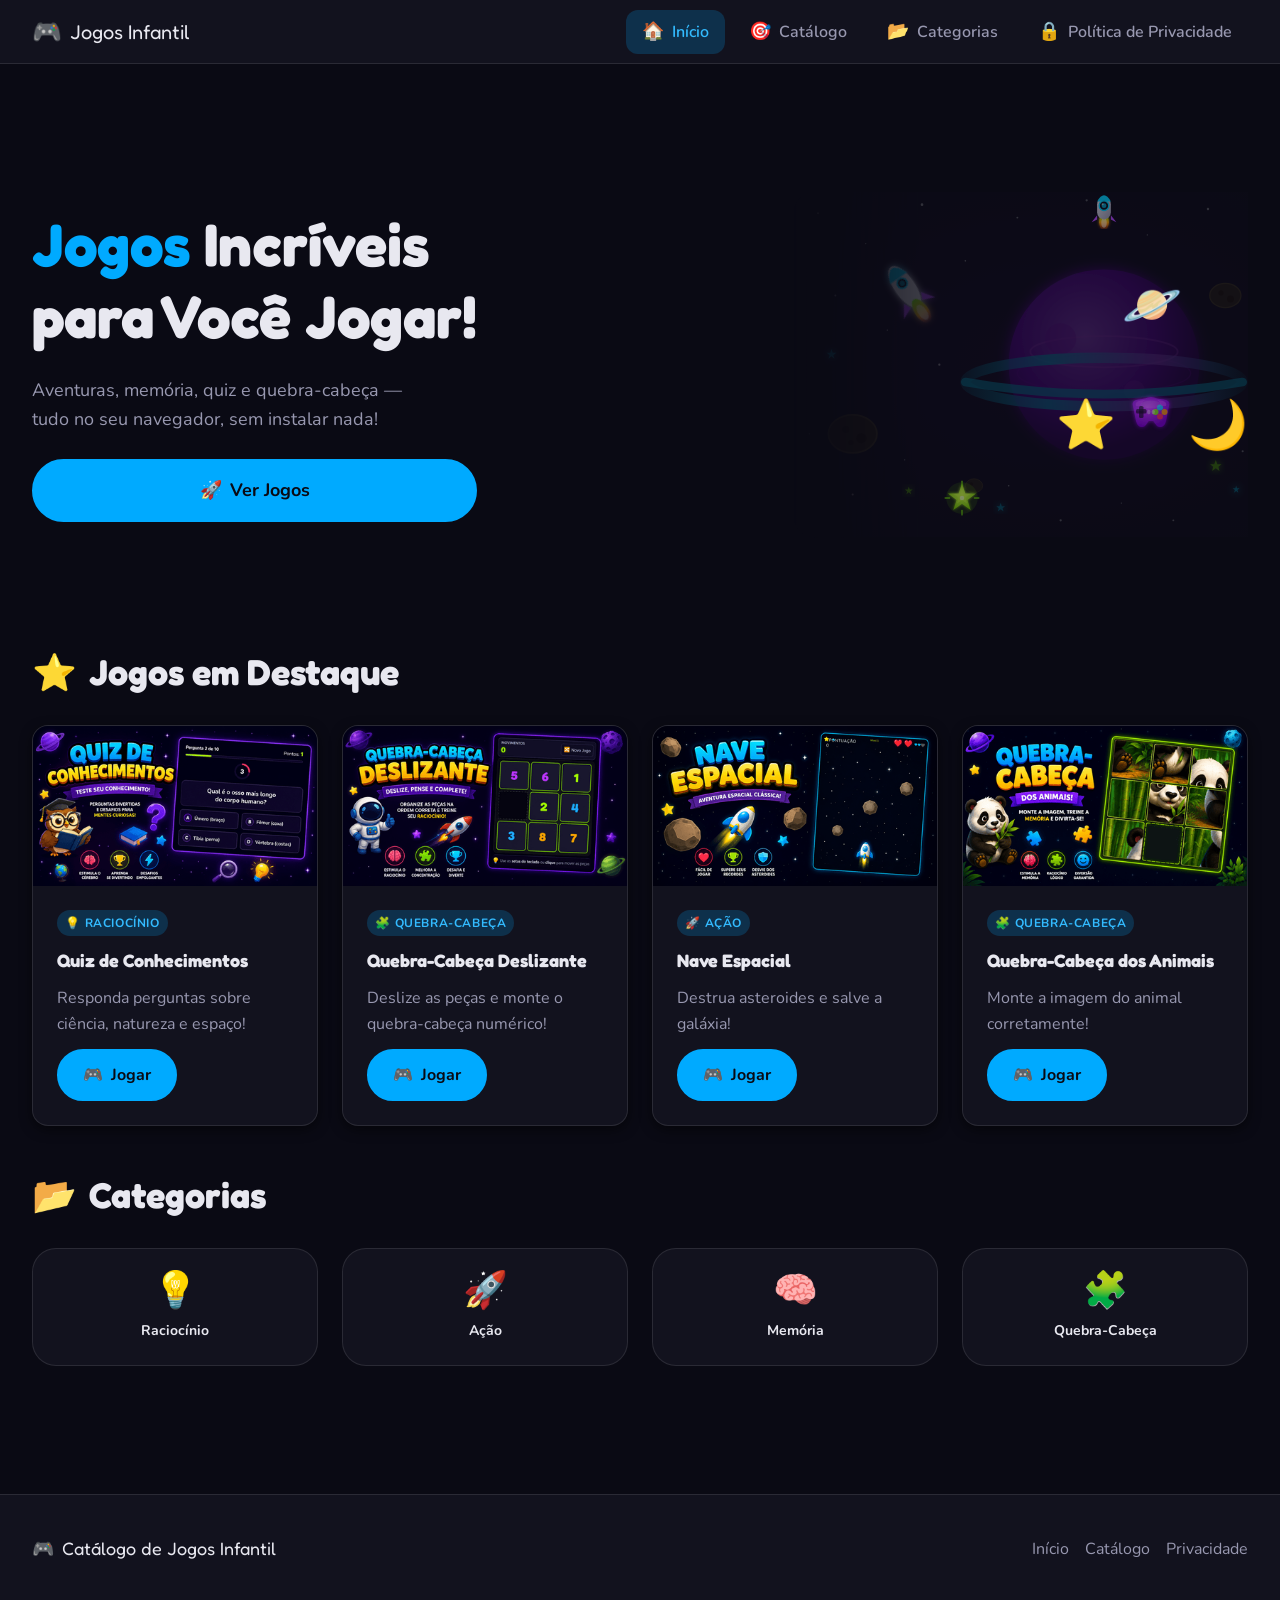
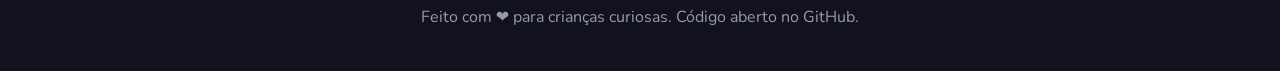
<file: index.html>
<!DOCTYPE html>
<html lang="pt-BR">
<head>
  <meta charset="UTF-8" />
  <meta name="viewport" content="width=device-width, initial-scale=1.0" />
  <meta name="description" content="Catálogo de Jogos Infantil — Jogos divertidos para meninos de 8 a 10 anos. Ação, Memória, Raciocínio e Quebra-Cabeça, tudo no seu navegador!" />
  <meta name="theme-color" content="#0A0A14" />

  <!-- Open Graph -->
  <meta property="og:type" content="website" />
  <meta property="og:title" content="Catálogo de Jogos Infantil" />
  <meta property="og:description" content="Jogos divertidos para meninos de 8 a 10 anos. Sem instalação, sem login!" />

  <title>Catálogo de Jogos Infantil</title>
  <link rel="icon" type="image/x-icon" href="favicon.ico">

  <!-- Global styles -->
  <link rel="stylesheet" href="css/style.css" />
</head>
<body>

  <!-- Skip-link — accessibility: lets keyboard users jump past navigation -->
  <a class="skip-link" href="#main-content">Pular para o conteúdo principal</a>

  <!-- =====================================================================
       Navigation
       ===================================================================== -->
  <nav class="nav" id="nav" role="navigation" aria-label="Navegação principal">
    <div class="nav__container">

      <!-- Brand / Logo -->
      <a class="nav__brand" href="#home" aria-label="Catálogo de Jogos Infantil — Página inicial">
        <span class="nav__brand-icon" aria-hidden="true">🎮</span>
        <span class="nav__brand-name">Jogos Infantil</span>
      </a>

      <!-- Hamburger button (visible on mobile < 768px) -->
      <button
        class="nav__hamburger"
        id="nav-hamburger"
        type="button"
        aria-label="Abrir menu de navegação"
        aria-expanded="false"
        aria-controls="nav-menu"
      >
        <span class="nav__hamburger-line" aria-hidden="true"></span>
        <span class="nav__hamburger-line" aria-hidden="true"></span>
        <span class="nav__hamburger-line" aria-hidden="true"></span>
      </button>

      <!-- Navigation links -->
      <ul class="nav__menu" id="nav-menu" role="list">
        <li class="nav__item">
          <a class="nav__link" href="#home" data-section="home">
            <span class="nav__link-icon" aria-hidden="true">🏠</span>
            Início
          </a>
        </li>
        <li class="nav__item">
          <a class="nav__link" href="#catalogo" data-section="catalogo">
            <span class="nav__link-icon" aria-hidden="true">🎯</span>
            Catálogo
          </a>
        </li>
        <li class="nav__item">
          <a class="nav__link" href="#categorias" data-section="categorias">
            <span class="nav__link-icon" aria-hidden="true">📂</span>
            Categorias
          </a>
        </li>
        <li class="nav__item">
          <a class="nav__link" href="#privacidade" data-section="privacidade">
            <span class="nav__link-icon" aria-hidden="true">🔒</span>
            Política de Privacidade
          </a>
        </li>
      </ul>

    </div>
  </nav>

  <!-- =====================================================================
       Main Content
       ===================================================================== -->
  <main id="main-content">

    <!-- -------------------------------------------------------------------
         Section: Home (#home)
         ------------------------------------------------------------------- -->
    <section id="home" class="section section--home" aria-labelledby="home-heading">

      <!-- Hero / Banner -->
      <div class="hero animate-on-scroll">
        <div class="hero__content">
          <h1 class="hero__title" id="home-heading">
            <span class="hero__title-accent">Jogos</span> Incríveis<br />
            para Você Jogar!
          </h1>
          <p class="hero__subtitle">
            Aventuras, memória, quiz e quebra-cabeça —<br />
            tudo no seu navegador, sem instalar nada!
          </p>
          <a class="btn btn--primary btn--lg" href="#catalogo" aria-label="Ver todos os jogos no catálogo">
            <span aria-hidden="true">🚀</span>
            Ver Jogos
          </a>
        </div>
        <div class="hero__decoration" aria-hidden="true">
          <div class="hero__planet hero__planet--1">🪐</div>
          <div class="hero__planet hero__planet--2">⭐</div>
          <div class="hero__planet hero__planet--3">🌙</div>
        </div>

        <!-- Decorative SVG hero illustration — space-themed background accent -->
        <img
          class="hero__illustration"
          src="assets/hero-illustration.svg"
          alt=""
          aria-hidden="true"
          role="presentation"
          width="600"
          height="400"
          loading="eager"
          decoding="async"
        />

        <!-- Floating decorative icon accents -->
        <div class="hero__float-icons" aria-hidden="true" role="presentation">
          <img class="hero__float-icon hero__float-icon--rocket"  src="assets/icon-rocket.svg"  alt="" width="64" height="64" loading="lazy" decoding="async"/>
          <img class="hero__float-icon hero__float-icon--star"    src="assets/icon-star.svg"    alt="" width="64" height="64" loading="lazy" decoding="async"/>
          <img class="hero__float-icon hero__float-icon--gamepad" src="assets/icon-gamepad.svg" alt="" width="64" height="64" loading="lazy" decoding="async"/>
        </div>
      </div>

      <!-- Featured Games -->
      <div class="featured animate-on-scroll" data-delay="100" aria-labelledby="featured-heading">
        <h2 class="section__title" id="featured-heading">
          <span aria-hidden="true">⭐</span>
          Jogos em Destaque
        </h2>
        <!-- Cards injected by js/catalog.js → Catalog.renderFeatured() -->
        <div class="games-grid games-grid--featured" id="featured-grid" role="list" aria-label="Jogos em destaque">
          <!-- Dynamic content -->
        </div>
      </div>

      <!-- Categories overview (links to #catalogo with filter active) -->
      <div class="categories-overview animate-on-scroll" data-delay="200" id="categorias" aria-labelledby="categories-overview-heading">
        <h2 class="section__title" id="categories-overview-heading">
          <span aria-hidden="true">📂</span>
          Categorias
        </h2>
        <!-- Category icons injected by js/catalog.js → Catalog.renderCategoryIcons() -->
        <div class="categories-grid" id="categories-grid" role="list" aria-label="Categorias de jogos">
          <!-- Dynamic content -->
        </div>
      </div>

    </section>

    <!-- -------------------------------------------------------------------
         Section: Catalog (#catalogo)
         ------------------------------------------------------------------- -->
    <section id="catalogo" class="section section--catalogo animate-on-scroll" aria-labelledby="catalog-heading">

      <h2 class="section__title" id="catalog-heading">
        <span aria-hidden="true">🎯</span>
        Catálogo de Jogos
      </h2>

      <!-- Filter buttons -->
      <div class="filter-bar" role="group" aria-label="Filtrar jogos por categoria">
        <!-- Buttons injected by js/catalog.js → Catalog.renderFilterButtons() -->
        <div class="filter-bar__buttons" id="filter-buttons">
          <!-- Dynamic content -->
        </div>
      </div>

      <!-- Game cards grid -->
      <div
        class="games-grid"
        id="catalog-grid"
        role="list"
        aria-label="Lista de jogos"
        aria-live="polite"
        aria-atomic="false"
      >
        <!-- Cards injected by js/catalog.js → Catalog.init() -->
      </div>

      <!-- Empty state message (hidden by default; shown when no games match filter) -->
      <div class="empty-state" id="catalog-empty" hidden role="status" aria-live="polite">
        <p class="empty-state__icon" aria-hidden="true">🔍</p>
        <p class="empty-state__message">Nenhum jogo encontrado nesta categoria.</p>
        <p class="empty-state__hint">Novos jogos em breve!</p>
      </div>

    </section>

    <!-- -------------------------------------------------------------------
         Section: Privacy Policy (#privacidade)
         ------------------------------------------------------------------- -->
    <section id="privacidade" class="section section--privacidade" aria-labelledby="privacy-heading">

      <div class="privacy">
        <h2 class="section__title" id="privacy-heading">
          <span aria-hidden="true">🔒</span>
          Política de Privacidade
        </h2>

        <div class="privacy__content">

          <p class="privacy__updated">
            <strong>Última atualização:</strong>
            <time id="privacy-date" datetime="">carregando…</time>
          </p>

          <article class="privacy__section">
            <h3>Coleta de Dados</h3>
            <p>
              O Catálogo de Jogos Infantil <strong>não coleta, armazena, processa nem
              compartilha nenhuma informação pessoal</strong> dos usuários. Nenhum dado
              é enviado a qualquer servidor.
            </p>
          </article>

          <article class="privacy__section">
            <h3>Cookies e Rastreadores</h3>
            <p>
              Este site <strong>não utiliza cookies, rastreadores, analytics</strong> nem
              qualquer tecnologia de monitoramento de comportamento. Não há publicidade
              e não há perfis de usuário.
            </p>
          </article>

          <article class="privacy__section">
            <h3>Execução dos Jogos</h3>
            <p>
              Todos os jogos são executados <strong>localmente no navegador do usuário</strong>,
              sem comunicação com servidores externos. Nenhuma informação sobre partidas,
              pontuações ou preferências é transmitida para fora do dispositivo.
            </p>
          </article>

          <article class="privacy__section">
            <h3>Finalidade</h3>
            <p>
              O conteúdo desta plataforma é destinado exclusivamente para
              <strong>entretenimento e diversão</strong> de crianças de 8 a 10 anos,
              com supervisão dos responsáveis.
            </p>
          </article>

          <article class="privacy__section">
            <h3>Contato</h3>
            <p>
              Em caso de dúvidas sobre esta política, entre em contato pelo repositório
              do projeto no GitHub.
            </p>
          </article>

        </div>
      </div>

    </section>

  </main>

  <!-- =====================================================================
       Footer
       ===================================================================== -->
  <footer class="footer" role="contentinfo">
    <div class="footer__container">

      <div class="footer__brand">
        <span aria-hidden="true">🎮</span>
        <span>Catálogo de Jogos Infantil</span>
      </div>

      <nav class="footer__nav" aria-label="Links do rodapé">
        <a class="footer__link" href="#home">Início</a>
        <a class="footer__link" href="#catalogo">Catálogo</a>
        <a class="footer__link" href="#privacidade">Privacidade</a>
      </nav>

      <p class="footer__copy">
        Feito com <span aria-label="amor" role="img">❤️</span> para crianças curiosas.
        Código aberto no
        <a
          class="footer__link"
          href="https://github.com"
          target="_blank"
          rel="noopener noreferrer"
          aria-label="Abrir repositório no GitHub (abre em nova aba)"
        >GitHub</a>.
      </p>

    </div>
  </footer>

  <!-- =====================================================================
       Scripts
       Note: defer ensures DOM is parsed before scripts run.
       Load order: catalog data → router → catalog module → ui
       ===================================================================== -->
  <script src="games/catalog.js" defer></script>
  <script src="js/router.js" defer></script>
  <script src="js/catalog.js" defer></script>
  <script src="js/ui.js" defer></script>

  <!-- App entry-point — initialise after all modules are loaded -->
  <script defer>
    document.addEventListener('DOMContentLoaded', function () {
      // Set privacy policy date dynamically so it stays current
      const privacyDate = document.getElementById('privacy-date');
      if (privacyDate) {
        const now = new Date();
        const formatted = now.toLocaleDateString('pt-BR', {
          day: '2-digit',
          month: 'long',
          year: 'numeric'
        });
        privacyDate.textContent = formatted;
        privacyDate.setAttribute('datetime', now.toISOString().split('T')[0]);
      }

      // Bootstrap modules (guards handle the case where js/ files don't exist yet)
      if (typeof Router !== 'undefined') Router.init();
      if (typeof Catalog !== 'undefined' && typeof GAMES !== 'undefined') {
        Catalog.init(GAMES);
      }
      if (typeof UI !== 'undefined') {
        UI.initNavMenu();
        UI.initAnimations();
      }
    });
  </script>

</body>
</html>
</file>
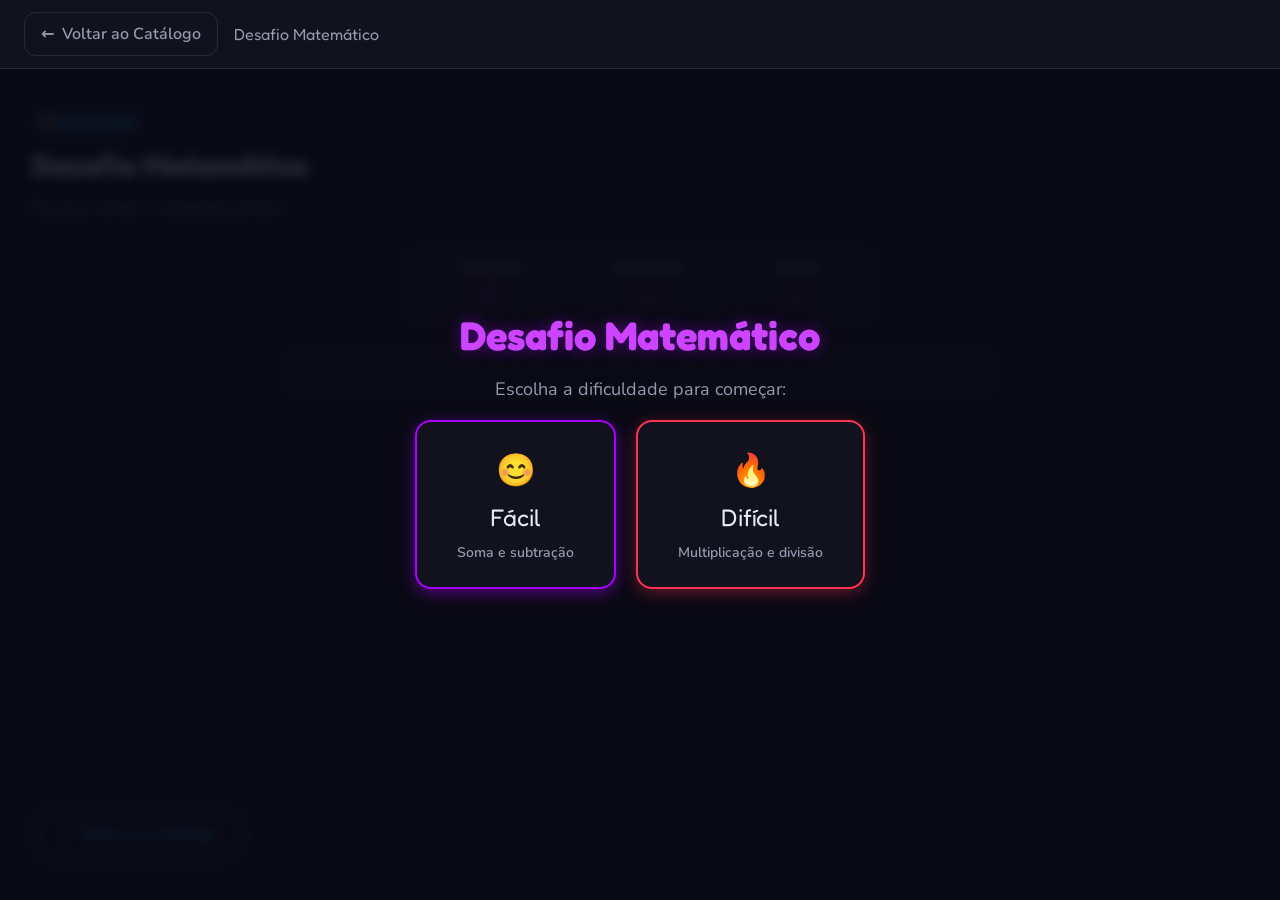
<file: games/desafio-matematico/index.html>
<!DOCTYPE html>
<html lang="pt-BR">
<head>
  <meta charset="UTF-8" />
  <meta name="viewport" content="width=device-width, initial-scale=1.0" />
  <meta name="description" content="Resolva desafios matemáticos e avance de nível — Catálogo de Jogos Infantil." />
  <title>Desafio Matemático — Catálogo de Jogos Infantil</title>
  <link rel="stylesheet" href="../../css/style.css" />
  <link rel="stylesheet" href="style.css" />
</head>
<body class="game-page">

  <!-- Top bar -->
  <div class="game-page__topbar" role="banner">
    <a class="game-page__back-btn" href="../../index.html#catalogo" aria-label="Voltar ao Catálogo">
      <span aria-hidden="true">←</span>
      Voltar ao Catálogo
    </a>
    <span class="game-page__topbar-title" aria-hidden="true">Desafio Matemático</span>
  </div>

  <!-- Game header -->
  <header class="game-page__header">
    <span class="game-page__category" aria-label="Categoria: Raciocínio">
      <span aria-hidden="true">🧮</span>
      Raciocínio
    </span>
    <h1 class="game-page__title">Desafio Matemático</h1>
    <p class="game-page__description">Resolva contas e conquiste pontos.</p>
  </header>

  <!-- Loading indicator — OBRIGATÓRIO, não remover nem comentar -->
  <div class="game-page__loading" id="game-loading" role="status"
       aria-label="Carregando jogo" aria-live="polite">
    <div class="loading-spinner" aria-hidden="true">
      <span class="loading-spinner__dot"></span>
      <span class="loading-spinner__dot"></span>
      <span class="loading-spinner__dot"></span>
    </div>
    <span>Carregando…</span>
  </div>

  <main class="game-page__container" aria-label="Área do jogo Desafio Matemático">

    <!-- Overlay de dificuldade — OBRIGATÓRIO -->
    <div class="game-overlay" id="overlay-difficulty"
         role="dialog" aria-modal="true" aria-label="Escolha a dificuldade">
      <h2 class="overlay-title">Desafio Matemático</h2>
      <p class="overlay-subtitle">Escolha a dificuldade para começar:</p>
      <div class="difficulty-buttons">
        <button class="btn-difficulty" id="btn-easy"
                aria-label="Jogar no modo fácil — adição e subtração">
          <span aria-hidden="true">😊</span>
          Fácil
          <small>Soma e subtração</small>
        </button>
        <button class="btn-difficulty btn-difficulty--hard" id="btn-hard"
                aria-label="Jogar no modo difícil — multiplicação e divisão">
          <span aria-hidden="true">🔥</span>
          Difícil
          <small>Multiplicação e divisão</small>
        </button>
      </div>
    </div>

    <!-- Overlay de vitória — OBRIGATÓRIO -->
    <div class="game-overlay hidden" id="overlay-victory"
         role="alertdialog" aria-modal="true" aria-label="Vitória">
      <h2 class="overlay-title overlay-title--victory">🏆 Parabéns!</h2>
      <p class="overlay-subtitle">Você completou todos os desafios matemáticos!</p>
      <p class="overlay-score">
        Pontos: <strong id="final-score">0</strong>
      </p>
      <div class="victory-buttons">
        <button class="btn-restart" id="btn-restart" autofocus>Jogar Novamente</button>
        <button class="btn-change-difficulty" id="btn-change-difficulty">Mudar Dificuldade</button>
      </div>
    </div>

    <!-- Área do jogo -->
    <div class="desafio-matematico-game" id="desafio-matematico-game"
         aria-label="Área do jogo">

      <div class="memory-hud" aria-live="polite" aria-atomic="true">
        <div class="hud-item">
          <span class="hud-label">Pontos</span>
          <span class="hud-value" id="hud-stat1">0</span>
        </div>
        <div class="hud-item">
          <span class="hud-label">Questão</span>
          <span class="hud-value" id="hud-stat2">—</span>
        </div>
        <div class="hud-item">
          <span class="hud-label">Nível</span>
          <span class="hud-value" id="hud-difficulty">—</span>
        </div>
      </div>

      <div id="desafio-matematico-board" role="list"
           aria-label="Área com pergunta matemática e alternativas"></div>

    </div>

  </main>

  <div class="game-page__footer">
    <a class="btn btn--secondary" href="../../index.html#catalogo"
       aria-label="Voltar ao Catálogo de Jogos">
      <span aria-hidden="true">←</span>
      Voltar ao Catálogo
    </a>
  </div>

  <script src="game.js" defer></script>
</body>
</html>
</file>
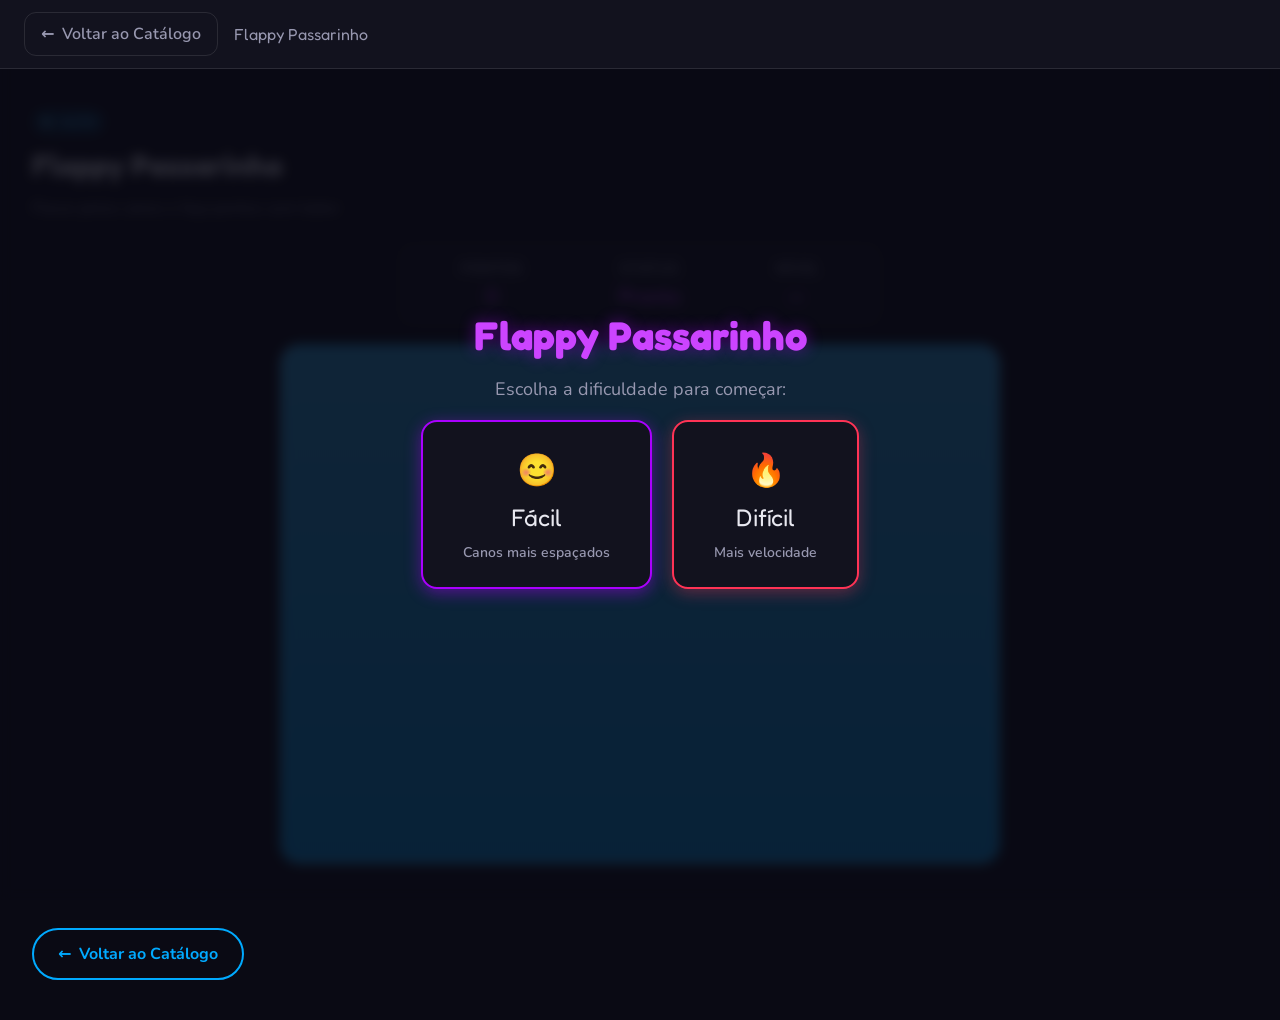
<file: games/flappy-passarinho/index.html>
<!DOCTYPE html>
<html lang="pt-BR">
<head>
  <meta charset="UTF-8" />
  <meta name="viewport" content="width=device-width, initial-scale=1.0" />
  <meta name="description" content="Passe pelos canos e faça pontos sem bater — Catálogo de Jogos Infantil." />
  <title>Flappy Passarinho — Catálogo de Jogos Infantil</title>
  <link rel="stylesheet" href="../../css/style.css" />
  <link rel="stylesheet" href="style.css" />
</head>
<body class="game-page">

  <div class="game-page__topbar" role="banner">
    <a class="game-page__back-btn" href="../../index.html#catalogo" aria-label="Voltar ao Catálogo">
      <span aria-hidden="true">←</span>
      Voltar ao Catálogo
    </a>
    <span class="game-page__topbar-title" aria-hidden="true">Flappy Passarinho</span>
  </div>

  <header class="game-page__header">
    <span class="game-page__category" aria-label="Categoria: Ação">
      <span aria-hidden="true">🐦</span>
      Ação
    </span>
    <h1 class="game-page__title">Flappy Passarinho</h1>
    <p class="game-page__description">Passe pelos canos e faça pontos sem bater</p>
  </header>

  <div class="game-page__loading" id="game-loading" role="status"
       aria-label="Carregando jogo" aria-live="polite">
    <div class="loading-spinner" aria-hidden="true">
      <span class="loading-spinner__dot"></span>
      <span class="loading-spinner__dot"></span>
      <span class="loading-spinner__dot"></span>
    </div>
    <span>Carregando…</span>
  </div>

  <main class="game-page__container" aria-label="Área do jogo Flappy Passarinho">

    <div class="game-overlay" id="overlay-difficulty"
         role="dialog" aria-modal="true" aria-label="Escolha a dificuldade">
      <h2 class="overlay-title">Flappy Passarinho</h2>
      <p class="overlay-subtitle">Escolha a dificuldade para começar:</p>

      <div class="difficulty-buttons">
        <button class="btn-difficulty" id="btn-easy"
                aria-label="Jogar no modo fácil — canos mais espaçados">
          <span aria-hidden="true">😊</span>
          Fácil
          <small>Canos mais espaçados</small>
        </button>

        <button class="btn-difficulty btn-difficulty--hard" id="btn-hard"
                aria-label="Jogar no modo difícil — canos rápidos e apertados">
          <span aria-hidden="true">🔥</span>
          Difícil
          <small>Mais velocidade</small>
        </button>
      </div>
    </div>

    <div class="game-overlay hidden" id="overlay-victory"
         role="alertdialog" aria-modal="true" aria-label="Vitória">
      <h2 class="overlay-title overlay-title--victory">🏆 Parabéns!</h2>
      <p class="overlay-subtitle">Você dominou o voo e completou o desafio!</p>

      <p class="overlay-score">
        Pontos: <strong id="final-score">0</strong>
      </p>

      <div class="victory-buttons">
        <button class="btn-restart" id="btn-restart" autofocus>Jogar Novamente</button>
        <button class="btn-change-difficulty" id="btn-change-difficulty">Mudar Dificuldade</button>
      </div>
    </div>

    <div class="game-overlay hidden" id="overlay-gameover"
         role="alertdialog" aria-modal="true" aria-label="Fim de jogo">
      <h2 class="overlay-title overlay-title--gameover">💥 Que pena!</h2>
      <p class="overlay-subtitle">O passarinho bateu! Tente passar pelos canos sem bater.</p>

      <p class="overlay-score">
        Pontos: <strong id="final-score-gameover">0</strong>
      </p>

      <div class="victory-buttons">
        <button class="btn-restart" id="btn-restart-gameover" autofocus>Tentar Novamente</button>
        <button class="btn-change-difficulty" id="btn-change-difficulty-gameover">Mudar Dificuldade</button>
      </div>
    </div>

    <div class="flappy-passarinho-game" id="flappy-passarinho-game"
         aria-label="Área do jogo">

      <div class="memory-hud" aria-live="polite" aria-atomic="true">
        <div class="hud-item">
          <span class="hud-label">Pontos</span>
          <span class="hud-value" id="hud-stat1">0</span>
        </div>

        <div class="hud-item">
          <span class="hud-label">Status</span>
          <span class="hud-value" id="hud-stat2">Pronto</span>
        </div>

        <div class="hud-item">
          <span class="hud-label">Nível</span>
          <span class="hud-value" id="hud-difficulty">—</span>
        </div>
      </div>

      <div id="flappy-passarinho-board"
           role="list"
           aria-label="Área do voo do passarinho"></div>

    </div>

  </main>

  <div class="game-page__footer">
    <a class="btn btn--secondary" href="../../index.html#catalogo"
       aria-label="Voltar ao Catálogo de Jogos">
      <span aria-hidden="true">←</span>
      Voltar ao Catálogo
    </a>
  </div>

  <script src="game.js" defer></script>
</body>
</html>
</file>
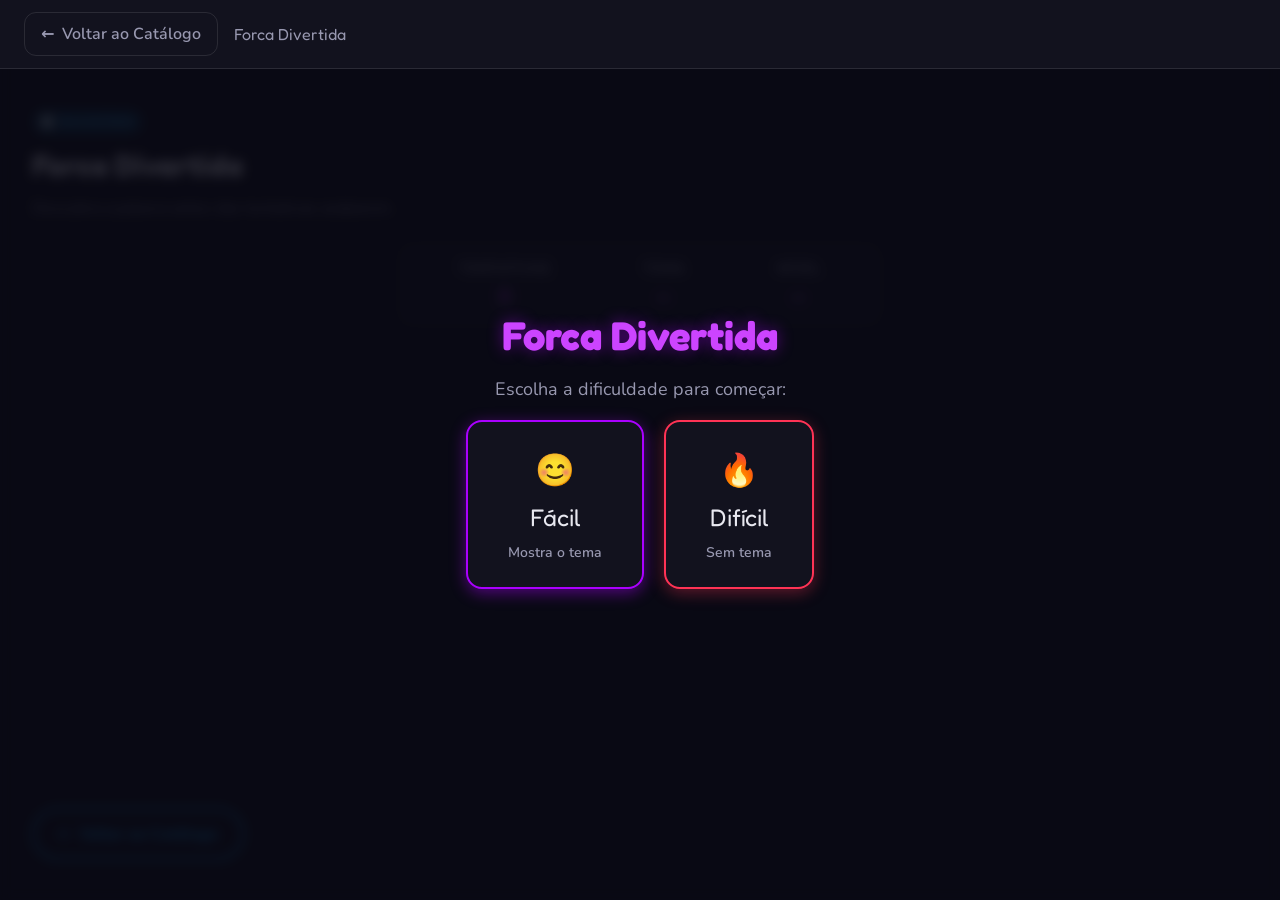
<file: games/forca-divertida/index.html>
<!DOCTYPE html>
<html lang="pt-BR">
<head>
  <meta charset="UTF-8" />
  <meta name="viewport" content="width=device-width, initial-scale=1.0" />
  <meta name="description" content="Adivinhe palavras infantis antes que as tentativas acabem — Catálogo de Jogos Infantil." />
  <title>Forca Divertida — Catálogo de Jogos Infantil</title>
  <link rel="stylesheet" href="../../css/style.css" />
  <link rel="stylesheet" href="style.css" />
</head>
<body class="game-page">

  <div class="game-page__topbar" role="banner">
    <a class="game-page__back-btn" href="../../index.html#catalogo" aria-label="Voltar ao Catálogo">
      <span aria-hidden="true">←</span>
      Voltar ao Catálogo
    </a>
    <span class="game-page__topbar-title" aria-hidden="true">Forca Divertida</span>
  </div>

  <header class="game-page__header">
    <span class="game-page__category" aria-label="Categoria: Raciocínio">
      <span aria-hidden="true">🔤</span>
      Raciocínio
    </span>
    <h1 class="game-page__title">Forca Divertida</h1>
    <p class="game-page__description">Descubra a palavra antes das tentativas acabarem.</p>
  </header>

  <div class="game-page__loading" id="game-loading" role="status"
       aria-label="Carregando jogo" aria-live="polite">
    <div class="loading-spinner" aria-hidden="true">
      <span class="loading-spinner__dot"></span>
      <span class="loading-spinner__dot"></span>
      <span class="loading-spinner__dot"></span>
    </div>
    <span>Carregando…</span>
  </div>

  <main class="game-page__container" aria-label="Área do jogo Forca Divertida">

    <div class="game-overlay" id="overlay-difficulty"
         role="dialog" aria-modal="true" aria-label="Escolha a dificuldade">
      <h2 class="overlay-title">Forca Divertida</h2>
      <p class="overlay-subtitle">Escolha a dificuldade para começar:</p>
      <div class="difficulty-buttons">
        <button class="btn-difficulty" id="btn-easy"
                aria-label="Jogar no modo fácil — tema visível">
          <span aria-hidden="true">😊</span>
          Fácil
          <small>Mostra o tema</small>
        </button>
        <button class="btn-difficulty btn-difficulty--hard" id="btn-hard"
                aria-label="Jogar no modo difícil — sem dica">
          <span aria-hidden="true">🔥</span>
          Difícil
          <small>Sem tema</small>
        </button>
      </div>
    </div>

    <div class="game-overlay hidden" id="overlay-victory"
         role="alertdialog" aria-modal="true" aria-label="Vitória">
      <h2 class="overlay-title overlay-title--victory">🏆 Parabéns!</h2>
      <p class="overlay-subtitle">Você descobriu a palavra secreta!</p>
      <p class="overlay-score">
        Palavras acertadas: <strong id="final-score">0</strong>
      </p>
      <div class="victory-buttons">
        <button class="btn-restart" id="btn-restart" autofocus>Jogar Novamente</button>
        <button class="btn-change-difficulty" id="btn-change-difficulty">Mudar Dificuldade</button>
      </div>
    </div>

    <div class="forca-divertida-game" id="forca-divertida-game"
         aria-label="Área do jogo">

      <div class="memory-hud" aria-live="polite" aria-atomic="true">
        <div class="hud-item">
          <span class="hud-label">Tentativas</span>
          <span class="hud-value" id="hud-stat1">0</span>
        </div>
        <div class="hud-item">
          <span class="hud-label">Tema</span>
          <span class="hud-value" id="hud-stat2">—</span>
        </div>
        <div class="hud-item">
          <span class="hud-label">Nível</span>
          <span class="hud-value" id="hud-difficulty">—</span>
        </div>
      </div>

      <div id="forca-divertida-board" role="list"
           aria-label="Painel do jogo da forca"></div>

    </div>

  </main>

  <div class="game-page__footer">
    <a class="btn btn--secondary" href="../../index.html#catalogo"
       aria-label="Voltar ao Catálogo de Jogos">
      <span aria-hidden="true">←</span>
      Voltar ao Catálogo
    </a>
  </div>

  <script src="game.js" defer></script>
</body>
</html>
</file>
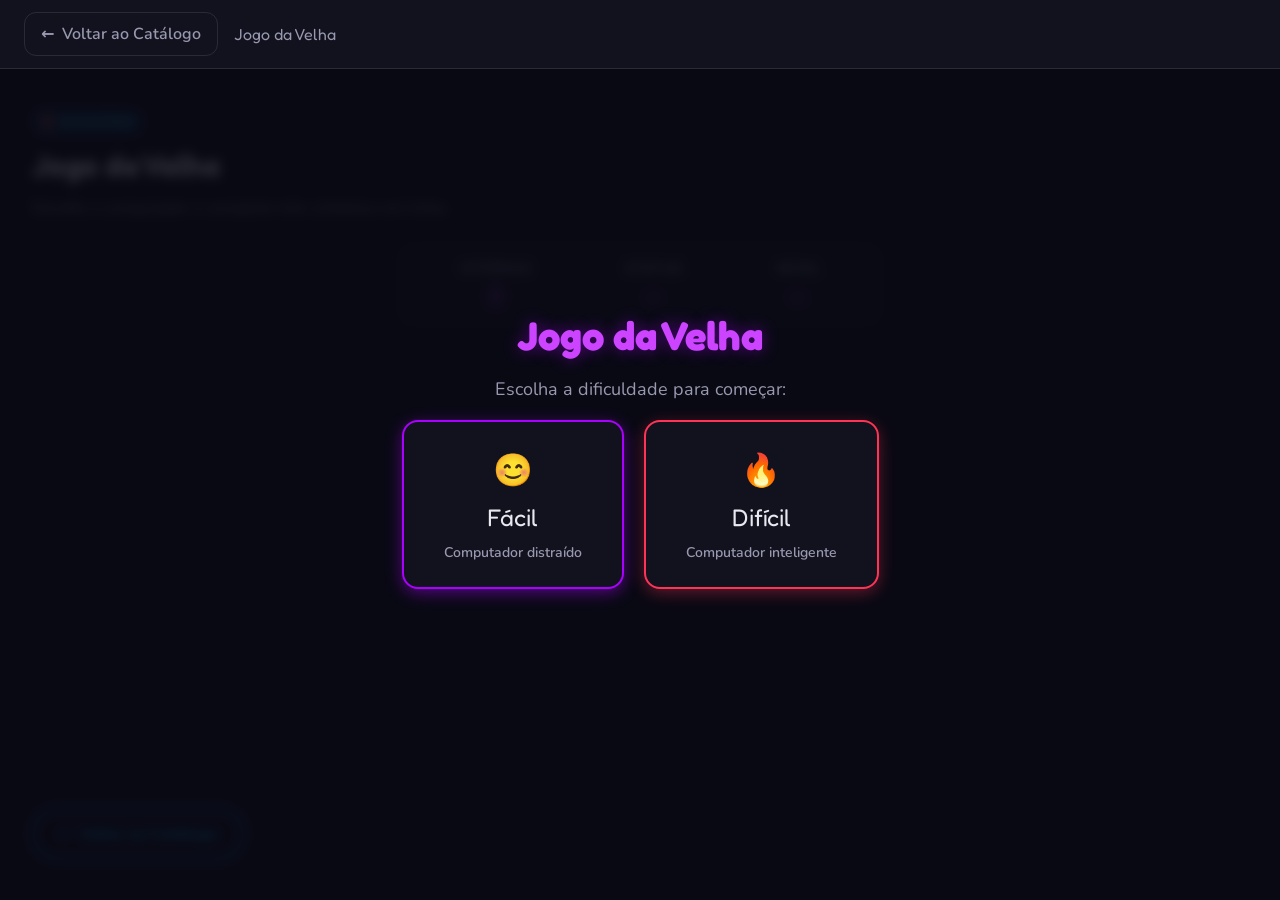
<file: games/jogo-da-velha/index.html>
<!DOCTYPE html>
<html lang="pt-BR">
<head>
  <meta charset="UTF-8" />
  <meta name="viewport" content="width=device-width, initial-scale=1.0" />
  <meta name="description" content="Desafie o computador em partidas divertidas de jogo da velha — Catálogo de Jogos Infantil." />
  <title>Jogo da Velha — Catálogo de Jogos Infantil</title>
  <link rel="stylesheet" href="../../css/style.css" />
  <link rel="stylesheet" href="style.css" />
</head>
<body class="game-page">

  <div class="game-page__topbar" role="banner">
    <a class="game-page__back-btn" href="../../index.html#catalogo" aria-label="Voltar ao Catálogo">
      <span aria-hidden="true">←</span>
      Voltar ao Catálogo
    </a>
    <span class="game-page__topbar-title" aria-hidden="true">Jogo da Velha</span>
  </div>

  <header class="game-page__header">
    <span class="game-page__category" aria-label="Categoria: Raciocínio">
      <span aria-hidden="true">❌</span>
      Raciocínio
    </span>
    <h1 class="game-page__title">Jogo da Velha</h1>
    <p class="game-page__description">Desafie o computador e complete três símbolos em linha.</p>
  </header>

  <div class="game-page__loading" id="game-loading" role="status"
       aria-label="Carregando jogo" aria-live="polite">
    <div class="loading-spinner" aria-hidden="true">
      <span class="loading-spinner__dot"></span>
      <span class="loading-spinner__dot"></span>
      <span class="loading-spinner__dot"></span>
    </div>
    <span>Carregando…</span>
  </div>

  <main class="game-page__container" aria-label="Área do jogo Jogo da Velha">

    <div class="game-overlay" id="overlay-difficulty"
         role="dialog" aria-modal="true" aria-label="Escolha a dificuldade">
      <h2 class="overlay-title">Jogo da Velha</h2>
      <p class="overlay-subtitle">Escolha a dificuldade para começar:</p>

      <div class="difficulty-buttons">
        <button class="btn-difficulty" id="btn-easy"
                aria-label="Jogar no modo fácil — computador faz jogadas aleatórias">
          <span aria-hidden="true">😊</span>
          Fácil
          <small>Computador distraído</small>
        </button>

        <button class="btn-difficulty btn-difficulty--hard" id="btn-hard"
                aria-label="Jogar no modo difícil — computador joga estrategicamente">
          <span aria-hidden="true">🔥</span>
          Difícil
          <small>Computador inteligente</small>
        </button>
      </div>
    </div>

    <div class="game-overlay hidden" id="overlay-victory"
         role="alertdialog" aria-modal="true" aria-label="Vitória">
      <h2 class="overlay-title overlay-title--victory">🏆 Parabéns!</h2>
      <p class="overlay-subtitle">Você venceu a partida de Jogo da Velha!</p>
      <p class="overlay-score">
        Vitórias: <strong id="final-score">0</strong>
      </p>

      <div class="victory-buttons">
        <button class="btn-restart" id="btn-restart" autofocus>Jogar Novamente</button>
        <button class="btn-change-difficulty" id="btn-change-difficulty">Mudar Dificuldade</button>
      </div>
    </div>

    <div class="game-overlay hidden" id="overlay-gameover"
         role="alertdialog" aria-modal="true" aria-label="Fim de jogo">
      <h2 class="overlay-title overlay-title--gameover">😔 Que pena!</h2>
      <p class="overlay-subtitle" id="gameover-message">O computador venceu desta vez. Tente novamente!</p>

      <div class="victory-buttons">
        <button class="btn-restart" id="btn-restart-gameover" autofocus>Tentar Novamente</button>
        <button class="btn-change-difficulty" id="btn-change-difficulty-gameover">Mudar Dificuldade</button>
      </div>
    </div>

    <div class="jogo-da-velha-game" id="jogo-da-velha-game"
         aria-label="Área do jogo">

      <div class="memory-hud" aria-live="polite" aria-atomic="true">
        <div class="hud-item">
          <span class="hud-label">Vitórias</span>
          <span class="hud-value" id="hud-stat1">0</span>
        </div>

        <div class="hud-item">
          <span class="hud-label">Status</span>
          <span class="hud-value" id="hud-stat2">—</span>
        </div>

        <div class="hud-item">
          <span class="hud-label">Nível</span>
          <span class="hud-value" id="hud-difficulty">—</span>
        </div>
      </div>

      <div id="jogo-da-velha-board"
           role="list"
           aria-label="Tabuleiro de jogo da velha com nove posições">
      </div>

    </div>

  </main>

  <div class="game-page__footer">
    <a class="btn btn--secondary" href="../../index.html#catalogo"
       aria-label="Voltar ao Catálogo de Jogos">
      <span aria-hidden="true">←</span>
      Voltar ao Catálogo
    </a>
  </div>

  <script src="game.js" defer></script>
</body>
</html>
</file>
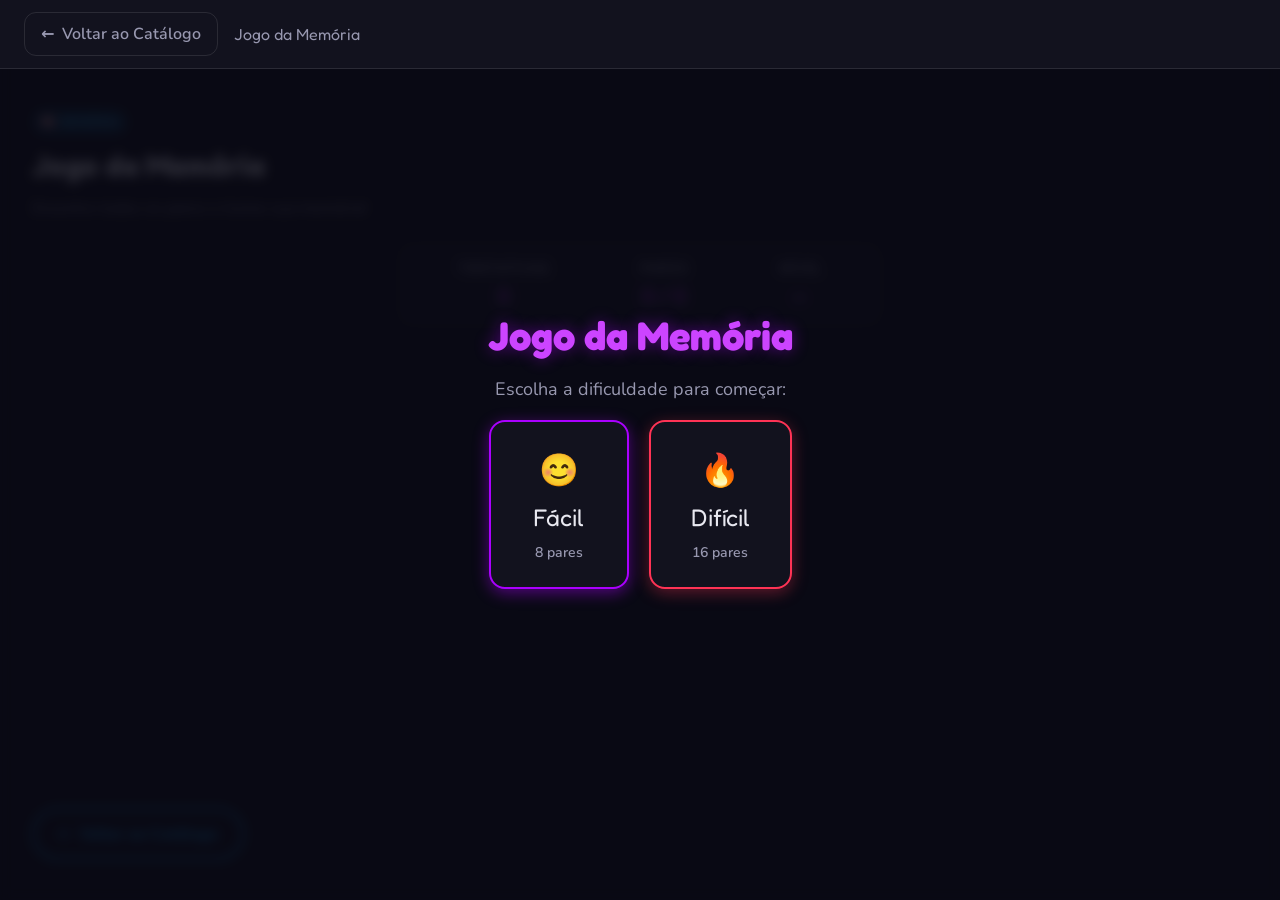
<file: games/memoria/index.html>
<!DOCTYPE html>
<html lang="pt-BR">
<head>
  <meta charset="UTF-8" />
  <meta name="viewport" content="width=device-width, initial-scale=1.0" />
  <meta name="description" content="Jogo da Memória — Encontre todos os pares e treine sua memória! Catálogo de Jogos Infantil." />
  <title>Jogo da Memória — Catálogo de Jogos Infantil</title>
  <!-- Global styles (shared template) -->
  <link rel="stylesheet" href="../../css/style.css" />
  <!-- Game-specific styles -->
  <link rel="stylesheet" href="style.css" />
</head>
<body class="game-page">

  <!-- =====================================================================
       Top bar — back button + game title (shared template)
       ===================================================================== -->
  <div class="game-page__topbar" role="banner">
    <a
      class="game-page__back-btn"
      href="../../index.html#catalogo"
      aria-label="Voltar ao Catálogo"
    >
      <span aria-hidden="true">←</span>
      Voltar ao Catálogo
    </a>
    <span class="game-page__topbar-title" aria-hidden="true">Jogo da Memória</span>
  </div>

  <!-- =====================================================================
       Game header — title / category / description (shared template)
       ===================================================================== -->
  <header class="game-page__header">
    <span class="game-page__category" aria-label="Categoria: Memória">
      <span aria-hidden="true">🧠</span>
      Memória
    </span>
    <h1 class="game-page__title">Jogo da Memória</h1>
    <p class="game-page__description">Encontre todos os pares e treine sua memória!</p>
  </header>

  <!-- =====================================================================
       Loading indicator (shared template — visible until game is ready)
       ===================================================================== -->
  <div
    class="game-page__loading"
    id="game-loading"
    role="status"
    aria-label="Carregando jogo"
    aria-live="polite"
  >
    <div class="loading-spinner" aria-hidden="true">
      <span class="loading-spinner__dot"></span>
      <span class="loading-spinner__dot"></span>
      <span class="loading-spinner__dot"></span>
    </div>
    <span>Carregando…</span>
  </div>

  <!-- =====================================================================
       Main game area
       ===================================================================== -->
  <main class="game-page__container" aria-label="Área do jogo da Memória">

    <!-- Difficulty selection screen -->
    <div
      class="game-overlay"
      id="overlay-difficulty"
      role="dialog"
      aria-modal="true"
      aria-label="Escolha a dificuldade"
    >
      <h2 class="overlay-title">Jogo da Memória</h2>
      <p class="overlay-subtitle">Escolha a dificuldade para começar:</p>
      <div class="difficulty-buttons">
        <button class="btn-difficulty" id="btn-easy" aria-label="Jogar no modo fácil — 8 pares">
          <span aria-hidden="true">😊</span>
          Fácil
          <small>8 pares</small>
        </button>
        <button class="btn-difficulty btn-difficulty--hard" id="btn-hard" aria-label="Jogar no modo difícil — 16 pares">
          <span aria-hidden="true">🔥</span>
          Difícil
          <small>16 pares</small>
        </button>
      </div>
    </div>

    <!-- Victory overlay -->
    <div
      class="game-overlay hidden"
      id="overlay-victory"
      role="alertdialog"
      aria-modal="true"
      aria-label="Vitória"
    >
      <h2 class="overlay-title overlay-title--victory">🏆 Parabéns!</h2>
      <p class="overlay-subtitle">Você encontrou todos os pares!</p>
      <p class="overlay-score">
        Tentativas: <strong id="final-attempts">0</strong>
      </p>
      <div class="victory-buttons">
        <button class="btn-restart" id="btn-restart" autofocus>
          Jogar Novamente
        </button>
        <button class="btn-change-difficulty" id="btn-change-difficulty">
          Mudar Dificuldade
        </button>
      </div>
    </div>

    <!-- Game board area -->
    <div class="memory-game" id="memory-game" aria-label="Tabuleiro do jogo da memória">

      <!-- HUD: attempts counter + difficulty badge -->
      <div class="memory-hud" aria-live="polite" aria-atomic="true">
        <div class="hud-item">
          <span class="hud-label">Tentativas</span>
          <span class="hud-value" id="hud-attempts">0</span>
        </div>
        <div class="hud-item">
          <span class="hud-label">Pares</span>
          <span class="hud-value" id="hud-pairs">0 / 0</span>
        </div>
        <div class="hud-item">
          <span class="hud-label">Nível</span>
          <span class="hud-value" id="hud-difficulty">—</span>
        </div>
      </div>

      <!-- Card grid — populated by game.js -->
      <div
        class="memory-board"
        id="memory-board"
        role="list"
        aria-label="Cartas do jogo"
      ></div>

    </div><!-- /.memory-game -->

  </main><!-- /.game-page__container -->

  <!-- =====================================================================
       Footer back link (shared template)
       ===================================================================== -->
  <div class="game-page__footer">
    <a
      class="btn btn--secondary"
      href="../../index.html#catalogo"
      aria-label="Voltar ao Catálogo de Jogos"
    >
      <span aria-hidden="true">←</span>
      Voltar ao Catálogo
    </a>
  </div>

  <script src="game.js" defer></script>
</body>
</html>
</file>
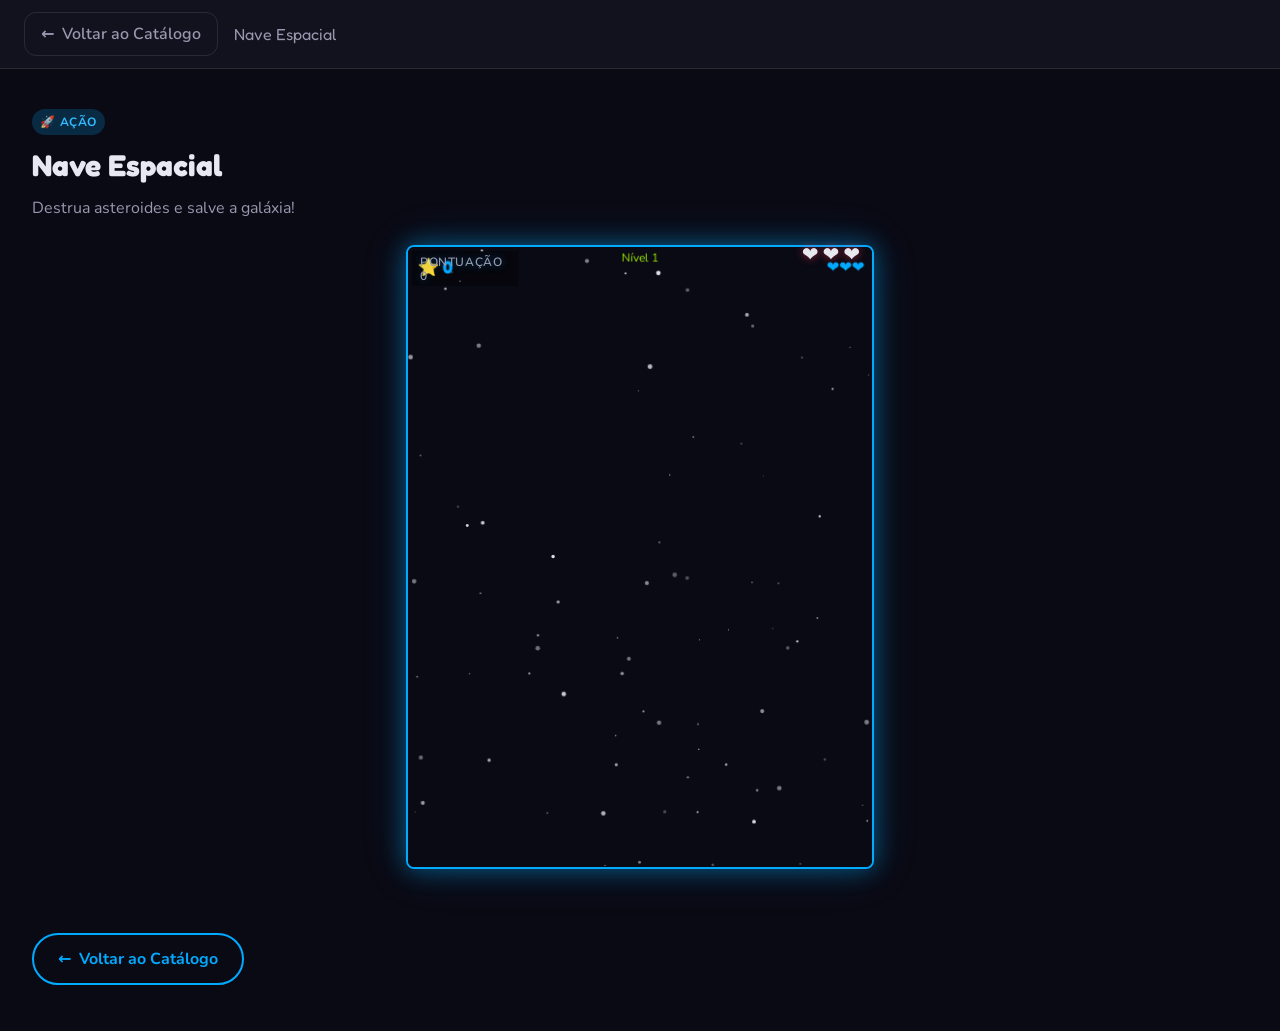
<file: games/nave-espacial/index.html>
<!DOCTYPE html>
<html lang="pt-BR">
<head>
  <meta charset="UTF-8" />
  <meta name="viewport" content="width=device-width, initial-scale=1.0" />
  <meta name="description" content="Nave Espacial — Destrua asteroides e salve a galáxia! Jogo de ação no Catálogo de Jogos Infantil." />
  <title>Nave Espacial — Catálogo de Jogos Infantil</title>
  <!-- Global styles (shared template) -->
  <link rel="stylesheet" href="../../css/style.css" />
  <!-- Game-specific styles -->
  <link rel="stylesheet" href="style.css" />
</head>
<body class="game-page">

  <!-- =====================================================================
       Top bar — back button + game title (shared template)
       ===================================================================== -->
  <div class="game-page__topbar" role="banner">
    <a
      class="game-page__back-btn"
      href="../../index.html#catalogo"
      aria-label="Voltar ao Catálogo"
    >
      <span aria-hidden="true">←</span>
      Voltar ao Catálogo
    </a>
    <span class="game-page__topbar-title" aria-hidden="true">Nave Espacial</span>
  </div>

  <!-- =====================================================================
       Game header — title / category / description (shared template)
       ===================================================================== -->
  <header class="game-page__header">
    <span class="game-page__category" aria-label="Categoria: Ação">
      <span aria-hidden="true">🚀</span>
      Ação
    </span>
    <h1 class="game-page__title">Nave Espacial</h1>
    <p class="game-page__description">Destrua asteroides e salve a galáxia!</p>
  </header>

  <!-- =====================================================================
       Loading indicator (shared template — visible until game is ready)
       ===================================================================== -->
  <div
    class="game-page__loading"
    id="game-loading"
    role="status"
    aria-label="Carregando jogo"
    aria-live="polite"
  >
    <div class="loading-spinner" aria-hidden="true">
      <span class="loading-spinner__dot"></span>
      <span class="loading-spinner__dot"></span>
      <span class="loading-spinner__dot"></span>
    </div>
    <span>Carregando…</span>
  </div>

  <!-- =====================================================================
       Main game area
       ===================================================================== -->
  <main class="game-page__container" aria-label="Área do jogo Nave Espacial">

    <div class="canvas-wrapper" role="region" aria-label="Canvas do jogo Nave Espacial">

      <!-- Game canvas -->
      <canvas
        id="game-canvas"
        width="480"
        height="640"
        aria-label="Jogo Nave Espacial"
        role="img"
      >
        Seu navegador não suporta o elemento canvas. Por favor, atualize-o para jogar.
      </canvas>

      <!-- HUD overlay (score + lives) — also mirrored on canvas -->
      <div class="hud" aria-live="polite" aria-atomic="true" aria-label="Placar">
        <div class="hud-score">
          <span>Pontuação</span>
          <span id="hud-score-value">0</span>
        </div>
        <div class="hud-lives" aria-label="Vidas restantes" id="hud-lives">
          <span class="heart" aria-hidden="true">❤️</span>
          <span class="heart" aria-hidden="true">❤️</span>
          <span class="heart" aria-hidden="true">❤️</span>
        </div>
      </div>

      <!-- Game Over overlay -->
      <div
        class="game-overlay hidden"
        id="overlay-gameover"
        role="alertdialog"
        aria-modal="true"
        aria-label="Fim de jogo"
      >
        <h2 class="overlay-title">Game Over</h2>
        <p class="overlay-score">
          Pontuação final:<br />
          <strong id="final-score">0</strong>
        </p>
        <button class="btn-restart" id="btn-restart" autofocus>
          Jogar Novamente
        </button>
      </div>

    </div><!-- /.canvas-wrapper -->

    <!-- Touch controls (visible on coarse-pointer / small screens) -->
    <div class="controls-touch" aria-label="Controles de toque" role="group">
      <!-- D-pad -->
      <div class="dpad" aria-label="Direcional">
        <div class="dpad-spacer"></div>
        <button class="btn-touch" id="btn-up"    data-dir="up"    aria-label="Mover para cima">▲</button>
        <div class="dpad-spacer"></div>
        <button class="btn-touch" id="btn-left"  data-dir="left"  aria-label="Mover para esquerda">◀</button>
        <div class="dpad-spacer"></div>
        <button class="btn-touch" id="btn-right" data-dir="right" aria-label="Mover para direita">▶</button>
        <div class="dpad-spacer"></div>
        <button class="btn-touch" id="btn-down"  data-dir="down"  aria-label="Mover para baixo">▼</button>
        <div class="dpad-spacer"></div>
      </div>
      <!-- Fire button -->
      <button class="btn-touch btn-fire" id="btn-fire" aria-label="Atirar">🔥</button>
    </div>

  </main><!-- /.game-page__container -->

  <!-- =====================================================================
       Footer back link (shared template)
       ===================================================================== -->
  <div class="game-page__footer">
    <a
      class="btn btn--secondary"
      href="../../index.html#catalogo"
      aria-label="Voltar ao Catálogo de Jogos"
    >
      <span aria-hidden="true">←</span>
      Voltar ao Catálogo
    </a>
  </div>

  <script src="game.js" defer></script>
</body>
</html>
</file>
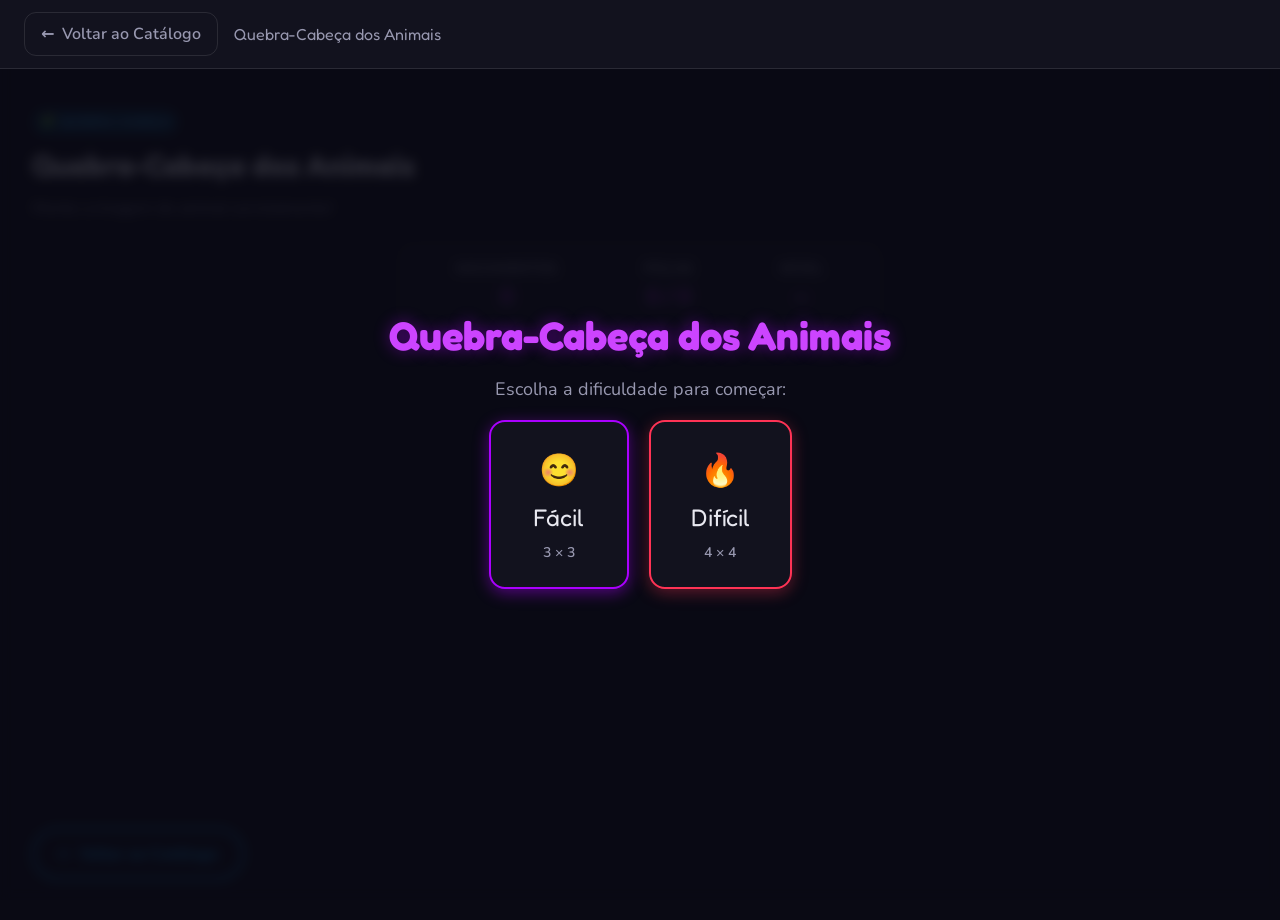
<file: games/puzzle-animais/index.html>
<!DOCTYPE html>
<html lang="pt-BR">
<head>
  <meta charset="UTF-8" />
  <meta name="viewport" content="width=device-width, initial-scale=1.0" />
  <meta name="description" content="Quebra-Cabeça dos Animais — Monte a imagem do animal corretamente! Catálogo de Jogos Infantil." />
  <title>Quebra-Cabeça dos Animais — Catálogo de Jogos Infantil</title>
  <!-- Global styles (shared template) -->
  <link rel="stylesheet" href="../../css/style.css" />
  <!-- Game-specific styles -->
  <link rel="stylesheet" href="style.css" />
</head>
<body class="game-page">

  <!-- =====================================================================
       Top bar — back button + game title (shared template)
       ===================================================================== -->
  <div class="game-page__topbar" role="banner">
    <a
      class="game-page__back-btn"
      href="../../index.html#catalogo"
      aria-label="Voltar ao Catálogo"
    >
      <span aria-hidden="true">←</span>
      Voltar ao Catálogo
    </a>
    <span class="game-page__topbar-title" aria-hidden="true">Quebra-Cabeça dos Animais</span>
  </div>

  <!-- =====================================================================
       Game header — title / category / description (shared template)
       ===================================================================== -->
  <header class="game-page__header">
    <span class="game-page__category" aria-label="Categoria: Quebra-Cabeça">
      <span aria-hidden="true">🧩</span>
      Quebra-Cabeça
    </span>
    <h1 class="game-page__title">Quebra-Cabeça dos Animais</h1>
    <p class="game-page__description">Monte a imagem do animal corretamente!</p>
  </header>

  <!-- =====================================================================
       Loading indicator (shared template — visible until game is ready)
       ===================================================================== -->
  <div
    class="game-page__loading"
    id="game-loading"
    role="status"
    aria-label="Carregando jogo"
    aria-live="polite"
  >
    <div class="loading-spinner" aria-hidden="true">
      <span class="loading-spinner__dot"></span>
      <span class="loading-spinner__dot"></span>
      <span class="loading-spinner__dot"></span>
    </div>
    <span>Carregando…</span>
  </div>

  <!-- =====================================================================
       Main game area
       ===================================================================== -->
  <main class="game-page__container" aria-label="Área do jogo Quebra-Cabeça dos Animais">

    <!-- Difficulty selection screen -->
    <div
      class="game-overlay"
      id="overlay-difficulty"
      role="dialog"
      aria-modal="true"
      aria-label="Escolha a dificuldade"
    >
      <h2 class="overlay-title">Quebra-Cabeça dos Animais</h2>
      <p class="overlay-subtitle">Escolha a dificuldade para começar:</p>
      <div class="difficulty-buttons">
        <button class="btn-difficulty" id="btn-easy" aria-label="Jogar no modo fácil — grade 3×3">
          <span aria-hidden="true">😊</span>
          Fácil
          <small>3 × 3</small>
        </button>
        <button class="btn-difficulty btn-difficulty--hard" id="btn-hard" aria-label="Jogar no modo difícil — grade 4×4">
          <span aria-hidden="true">🔥</span>
          Difícil
          <small>4 × 4</small>
        </button>
      </div>
    </div>

    <!-- Victory overlay -->
    <div
      class="game-overlay hidden"
      id="overlay-victory"
      role="alertdialog"
      aria-modal="true"
      aria-label="Vitória"
    >
      <h2 class="overlay-title overlay-title--victory">🏆 Parabéns!</h2>
      <p class="overlay-subtitle">Você completou o quebra-cabeça!</p>
      <p class="overlay-score">
        Movimentos: <strong id="final-moves">0</strong>
      </p>
      <div class="victory-buttons">
        <button class="btn-restart" id="btn-restart" autofocus>
          Jogar Novamente
        </button>
        <button class="btn-change-difficulty" id="btn-change-difficulty">
          Mudar Dificuldade
        </button>
      </div>
    </div>

    <!-- Game board area -->
    <div class="puzzle-game" id="puzzle-game" aria-label="Tabuleiro do quebra-cabeça">

      <!-- HUD: moves counter + difficulty badge -->
      <div class="memory-hud" aria-live="polite" aria-atomic="true">
        <div class="hud-item">
          <span class="hud-label">Movimentos</span>
          <span class="hud-value" id="hud-moves">0</span>
        </div>
        <div class="hud-item">
          <span class="hud-label">Peças</span>
          <span class="hud-value" id="hud-pieces">0 / 0</span>
        </div>
        <div class="hud-item">
          <span class="hud-label">Nível</span>
          <span class="hud-value" id="hud-difficulty">—</span>
        </div>
      </div>

      <!-- Puzzle board — populated by game.js -->
      <div
        class="puzzle-board"
        id="puzzle-board"
        role="list"
        aria-label="Peças do quebra-cabeça"
      ></div>

    </div><!-- /.puzzle-game -->

  </main><!-- /.game-page__container -->

  <!-- =====================================================================
       Footer back link (shared template)
       ===================================================================== -->
  <div class="game-page__footer">
    <a
      class="btn btn--secondary"
      href="../../index.html#catalogo"
      aria-label="Voltar ao Catálogo de Jogos"
    >
      <span aria-hidden="true">←</span>
      Voltar ao Catálogo
    </a>
  </div>

  <script src="game.js" defer></script>
</body>
</html>
</file>
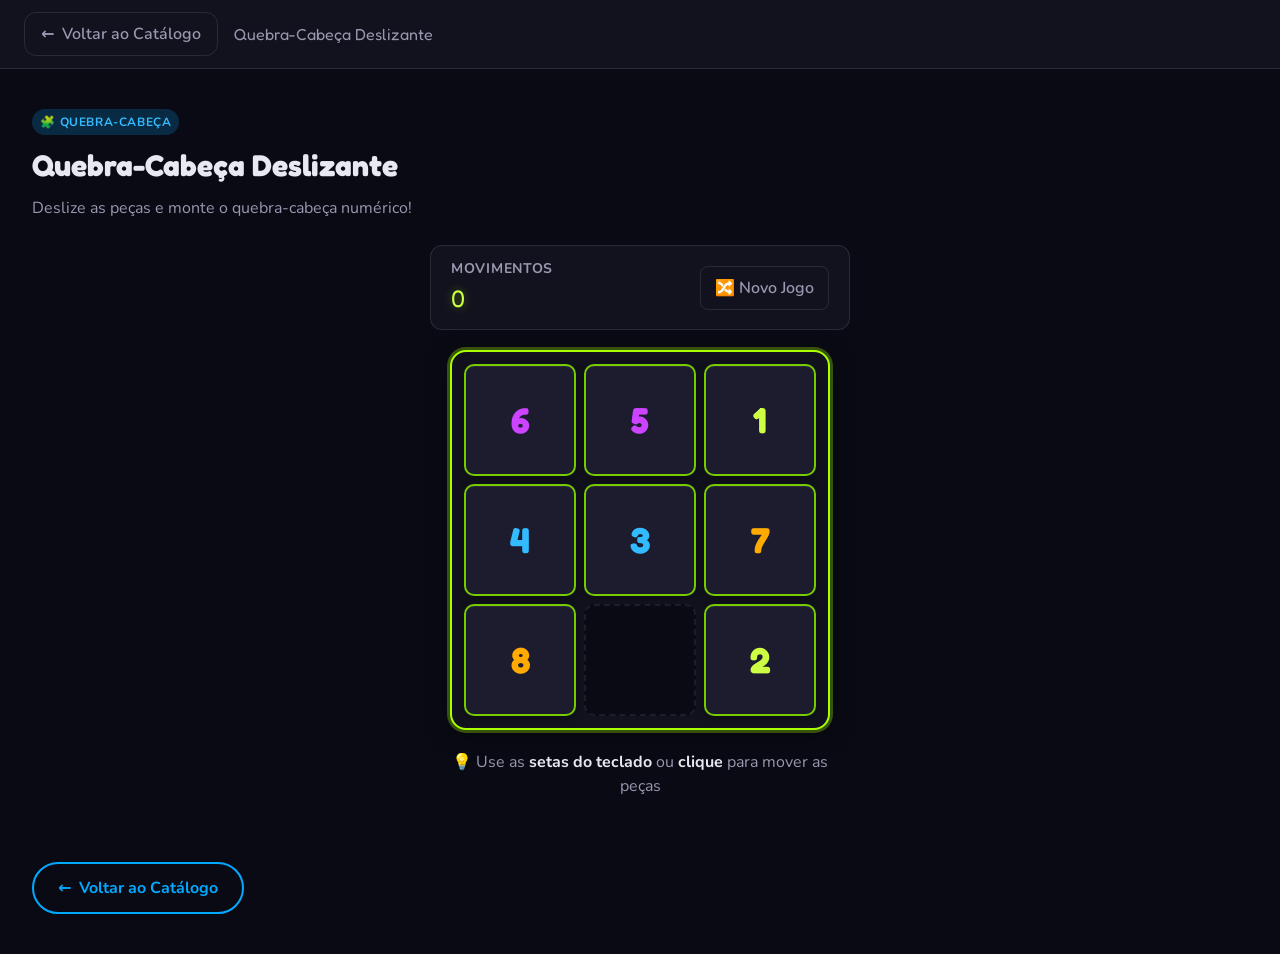
<file: games/puzzle-deslizante/index.html>
<!DOCTYPE html>
<html lang="pt-BR">
<head>
  <meta charset="UTF-8" />
  <meta name="viewport" content="width=device-width, initial-scale=1.0" />
  <meta name="description" content="Quebra-Cabeça Deslizante — Deslize as peças e monte o quebra-cabeça numérico! Catálogo de Jogos Infantil." />
  <title>Quebra-Cabeça Deslizante — Catálogo de Jogos Infantil</title>
  <!-- Global styles (shared template) -->
  <link rel="stylesheet" href="../../css/style.css" />
  <!-- Game-specific styles -->
  <link rel="stylesheet" href="style.css" />
</head>
<body class="game-page">

  <!-- =====================================================================
       Top bar — back button + game title (shared template)
       ===================================================================== -->
  <div class="game-page__topbar" role="banner">
    <a
      class="game-page__back-btn"
      href="../../index.html#catalogo"
      aria-label="Voltar ao Catálogo"
    >
      <span aria-hidden="true">←</span>
      Voltar ao Catálogo
    </a>
    <span class="game-page__topbar-title" aria-hidden="true">Quebra-Cabeça Deslizante</span>
  </div>

  <!-- =====================================================================
       Game header — title / category / description (shared template)
       ===================================================================== -->
  <header class="game-page__header">
    <span class="game-page__category" aria-label="Categoria: Quebra-Cabeça">
      <span aria-hidden="true">🧩</span>
      Quebra-Cabeça
    </span>
    <h1 class="game-page__title">Quebra-Cabeça Deslizante</h1>
    <p class="game-page__description">Deslize as peças e monte o quebra-cabeça numérico!</p>
  </header>

  <!-- =====================================================================
       Loading indicator (shared template — visible until game is ready)
       ===================================================================== -->
  <div
    class="game-page__loading"
    id="game-loading"
    role="status"
    aria-label="Carregando jogo"
    aria-live="polite"
  >
    <div class="loading-spinner" aria-hidden="true">
      <span class="loading-spinner__dot"></span>
      <span class="loading-spinner__dot"></span>
      <span class="loading-spinner__dot"></span>
    </div>
    <span>Carregando…</span>
  </div>

  <!-- =====================================================================
       Main game area
       ===================================================================== -->
  <main class="game-page__container" aria-label="Área do Quebra-Cabeça Deslizante">

    <!-- Victory overlay -->
    <div
      class="puzzle-overlay hidden"
      id="overlay-victory"
      role="alertdialog"
      aria-modal="true"
      aria-label="Parabéns, você venceu!"
    >
      <div class="victory-content">
        <div class="victory-icon" aria-hidden="true">🏆</div>
        <h2 class="overlay-title overlay-title--victory">Parabéns!</h2>
        <p class="overlay-subtitle">Você resolveu o quebra-cabeça!</p>
        <p class="overlay-score">
          Movimentos: <strong id="final-moves">0</strong>
        </p>
        <button class="btn-restart" id="btn-restart" autofocus>
          Jogar Novamente
        </button>
      </div>
    </div>

    <!-- Puzzle game wrapper -->
    <div class="puzzle-game" id="puzzle-game">

      <!-- HUD: move counter -->
      <div class="puzzle-hud" aria-live="polite" aria-atomic="true">
        <div class="hud-item">
          <span class="hud-label">Movimentos</span>
          <span class="hud-value" id="hud-moves">0</span>
        </div>
        <button class="btn-new-game" id="btn-new-game" aria-label="Novo jogo — embaralhar peças">
          🔀 Novo Jogo
        </button>
      </div>

      <!-- Puzzle board — 3×3 grid populated by game.js -->
      <div
        class="puzzle-board"
        id="puzzle-board"
        role="grid"
        aria-label="Tabuleiro do quebra-cabeça 3 por 3"
        aria-rowcount="3"
        aria-colcount="3"
      ></div>

      <!-- Keyboard hint -->
      <p class="puzzle-hint" aria-hidden="true">
        💡 Use as <strong>setas do teclado</strong> ou <strong>clique</strong> para mover as peças
      </p>

    </div><!-- /.puzzle-game -->

  </main><!-- /.game-page__container -->

  <!-- =====================================================================
       Footer back link (shared template)
       ===================================================================== -->
  <div class="game-page__footer">
    <a
      class="btn btn--secondary"
      href="../../index.html#catalogo"
      aria-label="Voltar ao Catálogo de Jogos"
    >
      <span aria-hidden="true">←</span>
      Voltar ao Catálogo
    </a>
  </div>

  <script src="game.js" defer></script>
</body>
</html>
</file>
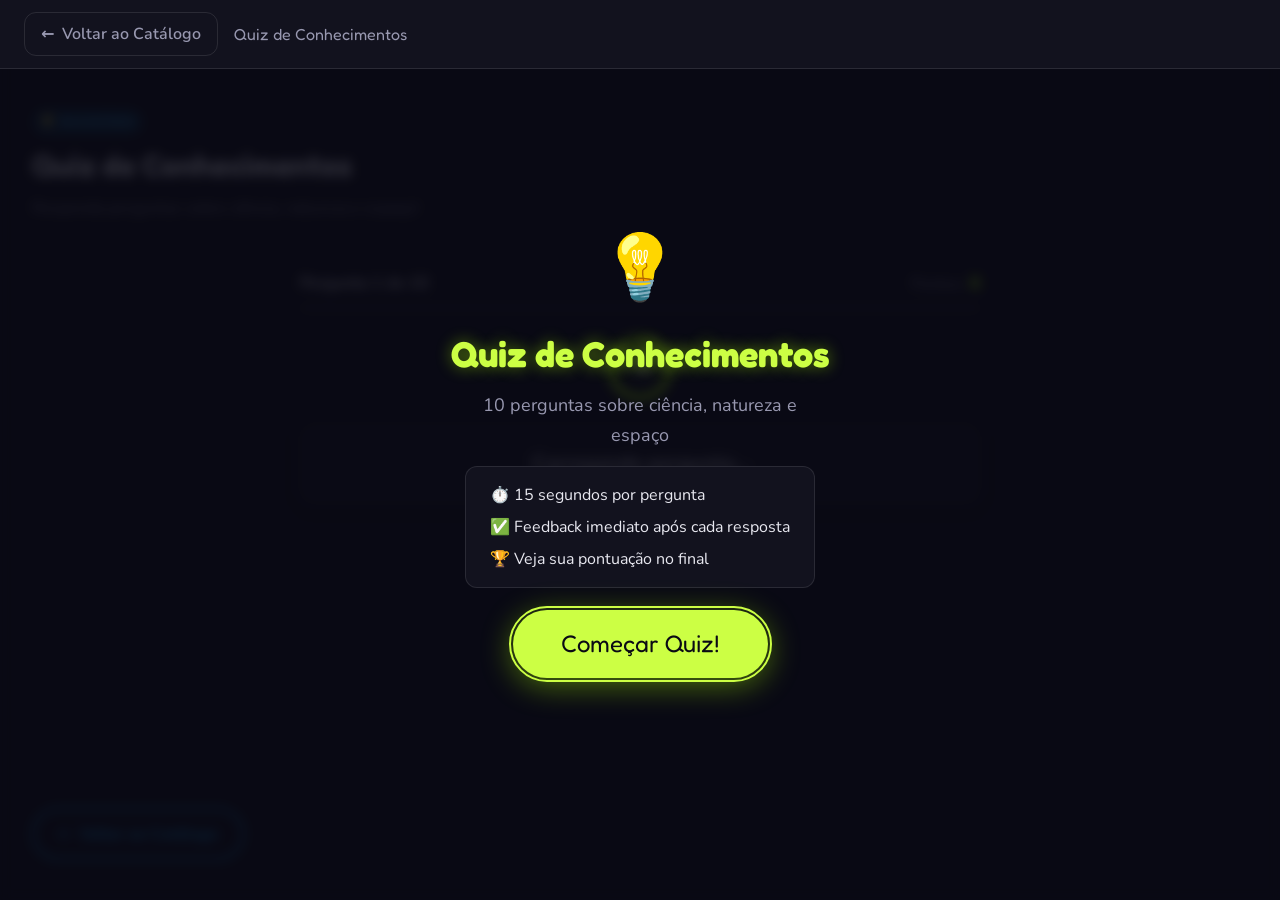
<file: games/quiz/index.html>
<!DOCTYPE html>
<html lang="pt-BR">
<head>
  <meta charset="UTF-8" />
  <meta name="viewport" content="width=device-width, initial-scale=1.0" />
  <meta name="description" content="Quiz de Conhecimentos — Responda perguntas sobre ciência, natureza e espaço! Catálogo de Jogos Infantil." />
  <title>Quiz de Conhecimentos — Catálogo de Jogos Infantil</title>
  <!-- Global styles (shared template) -->
  <link rel="stylesheet" href="../../css/style.css" />
  <!-- Game-specific styles -->
  <link rel="stylesheet" href="style.css" />
</head>
<body class="game-page">

  <!-- =====================================================================
       Top bar — back button + game title (shared template)
       ===================================================================== -->
  <div class="game-page__topbar" role="banner">
    <a
      class="game-page__back-btn"
      href="../../index.html#catalogo"
      aria-label="Voltar ao Catálogo"
    >
      <span aria-hidden="true">←</span>
      Voltar ao Catálogo
    </a>
    <span class="game-page__topbar-title" aria-hidden="true">Quiz de Conhecimentos</span>
  </div>

  <!-- =====================================================================
       Game header — title / category / description (shared template)
       ===================================================================== -->
  <header class="game-page__header">
    <span class="game-page__category" aria-label="Categoria: Raciocínio">
      <span aria-hidden="true">💡</span>
      Raciocínio
    </span>
    <h1 class="game-page__title">Quiz de Conhecimentos</h1>
    <p class="game-page__description">Responda perguntas sobre ciência, natureza e espaço!</p>
  </header>

  <!-- =====================================================================
       Loading indicator (shared template — visible until game is ready)
       ===================================================================== -->
  <div
    class="game-page__loading"
    id="game-loading"
    role="status"
    aria-label="Carregando jogo"
    aria-live="polite"
  >
    <div class="loading-spinner" aria-hidden="true">
      <span class="loading-spinner__dot"></span>
      <span class="loading-spinner__dot"></span>
      <span class="loading-spinner__dot"></span>
    </div>
    <span>Carregando…</span>
  </div>

  <!-- =====================================================================
       Main game area
       ===================================================================== -->
  <main class="game-page__container" aria-label="Área do Quiz de Conhecimentos">

    <!-- Start screen overlay -->
    <div
      class="game-overlay hidden"
      id="overlay-start"
      role="dialog"
      aria-modal="true"
      aria-label="Início do Quiz"
    >
      <div class="quiz-start-icon" aria-hidden="true">💡</div>
      <h2 class="overlay-title">Quiz de Conhecimentos</h2>
      <p class="overlay-subtitle">10 perguntas sobre ciência, natureza e espaço</p>
      <ul class="quiz-rules" aria-label="Regras do jogo">
        <li>⏱️ 15 segundos por pergunta</li>
        <li>✅ Feedback imediato após cada resposta</li>
        <li>🏆 Veja sua pontuação no final</li>
      </ul>
      <button class="btn-start" id="btn-start" autofocus>
        Começar Quiz!
      </button>
    </div>

    <!-- Result overlay -->
    <div
      class="game-overlay hidden"
      id="overlay-result"
      role="alertdialog"
      aria-modal="true"
      aria-label="Resultado final"
    >
      <div class="result-icon" id="result-icon" aria-hidden="true">🏆</div>
      <h2 class="overlay-title overlay-title--result" id="result-title">Resultado</h2>
      <p class="result-score">
        <span id="result-correct">0</span>
        <span class="result-score-sep">de</span>
        <span id="result-total">10</span>
        <span class="result-score-label">corretas</span>
      </p>
      <p class="result-message" id="result-message"></p>
      <button class="btn-restart" id="btn-restart" autofocus>
        Jogar Novamente
      </button>
    </div>

    <!-- Quiz game area -->
    <div class="quiz-game" id="quiz-game" aria-label="Quiz de Conhecimentos">

      <!-- Progress bar + question counter -->
      <div class="quiz-progress-wrapper" aria-label="Progresso">
        <div class="quiz-progress-info">
          <span class="quiz-question-counter" id="quiz-question-counter" aria-live="polite">
            Pergunta 1 de 10
          </span>
          <span class="quiz-score-live" aria-live="polite">
            Pontos: <strong id="quiz-score-live">0</strong>
          </span>
        </div>
        <div
          class="quiz-progress-bar"
          role="progressbar"
          aria-valuemin="0"
          aria-valuemax="10"
          aria-valuenow="0"
          id="quiz-progress-bar"
        >
          <div class="quiz-progress-fill" id="quiz-progress-fill"></div>
        </div>
      </div>

      <!-- Timer -->
      <div class="quiz-timer-wrapper" aria-label="Tempo restante">
        <svg class="quiz-timer-svg" viewBox="0 0 44 44" aria-hidden="true">
          <circle class="quiz-timer-track" cx="22" cy="22" r="18" />
          <circle class="quiz-timer-ring" id="quiz-timer-ring" cx="22" cy="22" r="18" />
        </svg>
        <span class="quiz-timer-count" id="quiz-timer-count" aria-live="assertive" aria-atomic="true">15</span>
      </div>

      <!-- Question card -->
      <div class="quiz-question-card" id="quiz-question-card" role="region" aria-label="Pergunta atual">
        <p class="quiz-question-text" id="quiz-question-text">
          Carregando pergunta…
        </p>
      </div>

      <!-- Answer options -->
      <div class="quiz-options" id="quiz-options" role="group" aria-label="Opções de resposta">
        <!-- Populated by game.js -->
      </div>

      <!-- Feedback bar (correct / wrong) -->
      <div
        class="quiz-feedback hidden"
        id="quiz-feedback"
        aria-live="polite"
        aria-atomic="true"
      >
        <span class="quiz-feedback-icon" id="quiz-feedback-icon" aria-hidden="true"></span>
        <span class="quiz-feedback-text" id="quiz-feedback-text"></span>
      </div>

    </div><!-- /.quiz-game -->

  </main><!-- /.game-page__container -->

  <!-- =====================================================================
       Footer back link (shared template)
       ===================================================================== -->
  <div class="game-page__footer">
    <a
      class="btn btn--secondary"
      href="../../index.html#catalogo"
      aria-label="Voltar ao Catálogo de Jogos"
    >
      <span aria-hidden="true">←</span>
      Voltar ao Catálogo
    </a>
  </div>

  <script src="questions.js" defer></script>
  <script src="game.js" defer></script>
</body>
</html>
</file>
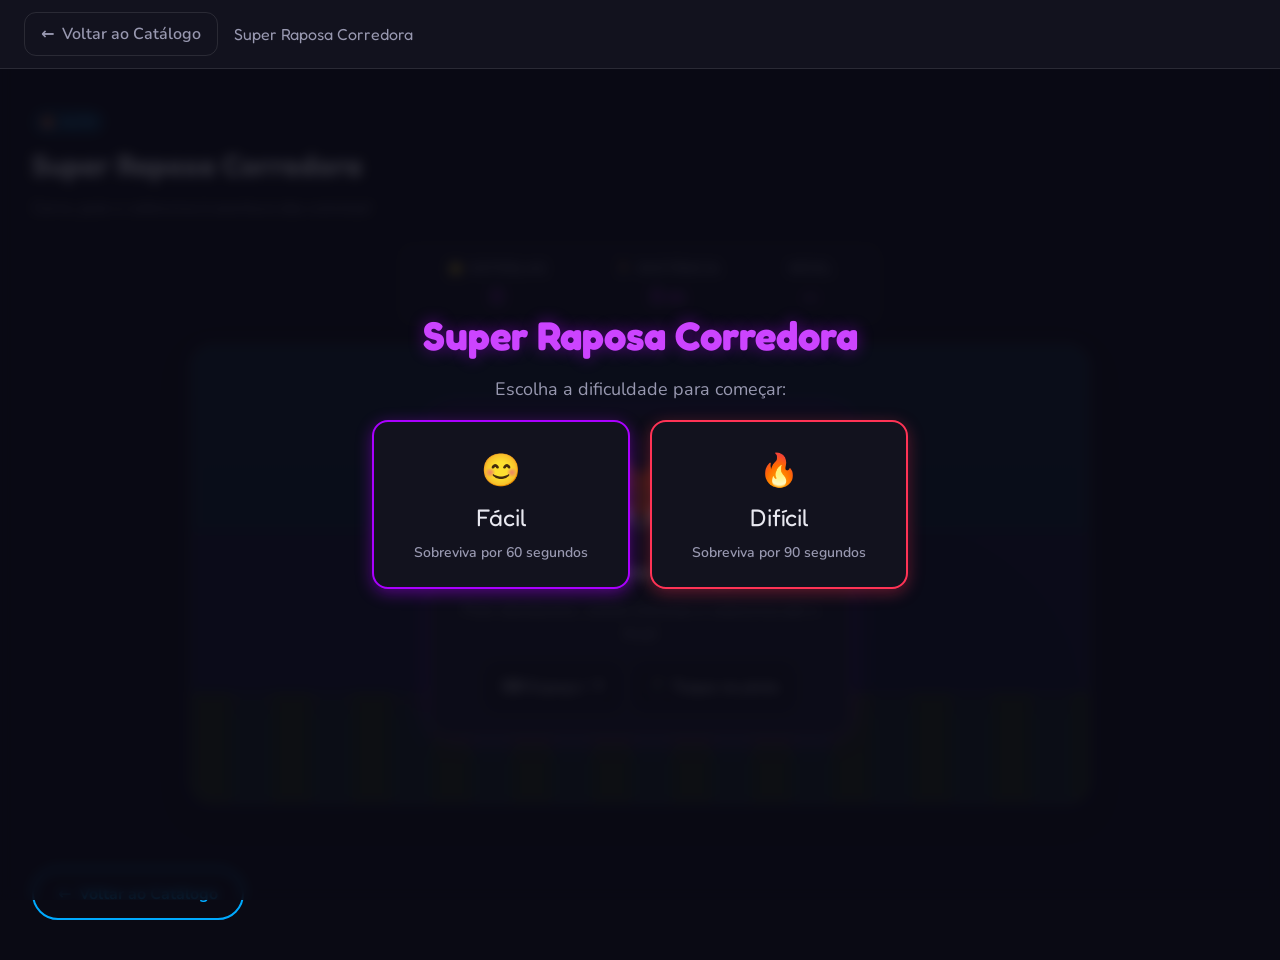
<file: games/super-raposa-corredora/index.html>
<!DOCTYPE html>
<html lang="pt-BR">
<head>
  <meta charset="UTF-8" />
  <meta name="viewport" content="width=device-width, initial-scale=1.0" />
  <meta
    name="description"
    content="Corra, pule obstáculos e colete estrelas mágicas!"
  />
  <title>Super Raposa Corredora — Catálogo de Jogos Infantil</title>

  <link rel="stylesheet" href="../../css/style.css" />
  <link rel="stylesheet" href="style.css" />
</head>
<body class="game-page">

  <!-- Top bar -->
  <div class="game-page__topbar" role="banner">
    <a
      class="game-page__back-btn"
      href="../../index.html#catalogo"
      aria-label="Voltar ao Catálogo"
    >
      <span aria-hidden="true">←</span>
      Voltar ao Catálogo
    </a>

    <span
      class="game-page__topbar-title"
      aria-hidden="true"
    >
      Super Raposa Corredora
    </span>
  </div>

  <!-- Header -->
  <header class="game-page__header">
    <span
      class="game-page__category"
      aria-label="Categoria: Ação"
    >
      <span aria-hidden="true">🦊</span>
      Ação
    </span>

    <h1 class="game-page__title">
      Super Raposa Corredora
    </h1>

    <p class="game-page__description">
      Corra, pule e sobreviva à aventura das estrelas!
    </p>
  </header>

  <!-- Loading -->
  <div
    class="game-page__loading"
    id="game-loading"
    role="status"
    aria-label="Carregando jogo"
    aria-live="polite"
  >
    <div
      class="loading-spinner"
      aria-hidden="true"
    >
      <span class="loading-spinner__dot"></span>
      <span class="loading-spinner__dot"></span>
      <span class="loading-spinner__dot"></span>
    </div>

    <span>Carregando…</span>
  </div>

  <main
    class="game-page__container"
    aria-label="Área do jogo Super Raposa Corredora"
  >

    <!-- Difficulty -->
    <div
      class="game-overlay"
      id="overlay-difficulty"
      role="dialog"
      aria-modal="true"
      aria-label="Escolha a dificuldade"
    >
      <h2 class="overlay-title">
        Super Raposa Corredora
      </h2>

      <p class="overlay-subtitle">
        Escolha a dificuldade para começar:
      </p>

      <div class="difficulty-buttons">

        <button
          class="btn-difficulty"
          id="btn-easy"
          aria-label="Jogar no modo fácil — velocidade moderada"
        >
          <span aria-hidden="true">😊</span>
          Fácil
          <small>Sobreviva por 60 segundos</small>
        </button>

        <button
          class="btn-difficulty btn-difficulty--hard"
          id="btn-hard"
          aria-label="Jogar no modo difícil — velocidade alta"
        >
          <span aria-hidden="true">🔥</span>
          Difícil
          <small>Sobreviva por 90 segundos</small>
        </button>

      </div>
    </div>

    <!-- Victory -->
    <div
      class="game-overlay hidden"
      id="overlay-victory"
      role="alertdialog"
      aria-modal="true"
      aria-label="Vitória"
    >
      <h2 class="overlay-title overlay-title--victory">
        🏆 Parabéns!
      </h2>

      <p class="overlay-subtitle">
        Você guiou a raposa até o final da aventura!
      </p>

      <p class="overlay-score">
        Estrelas coletadas:
        <strong id="final-score">0</strong>
      </p>

      <div class="victory-buttons">

        <button
          class="btn-restart"
          id="btn-restart"
          autofocus
        >
          Jogar Novamente
        </button>

        <button
          class="btn-change-difficulty"
          id="btn-change-difficulty"
        >
          Mudar Dificuldade
        </button>

      </div>
    </div>

    <!-- Game Over -->
    <div
      class="game-overlay hidden"
      id="overlay-gameover"
      role="alertdialog"
      aria-modal="true"
      aria-label="Fim de jogo"
    >
      <h2 class="overlay-title overlay-title--gameover">
        😔 Que pena!
      </h2>

      <p
        class="overlay-subtitle"
        id="gameover-message"
      >
        A raposa esbarrou em um obstáculo.
      </p>

      <div class="victory-buttons">

        <button
          class="btn-restart"
          id="btn-restart-gameover"
          autofocus
        >
          Tentar Novamente
        </button>

        <button
          class="btn-change-difficulty"
          id="btn-change-difficulty-gameover"
        >
          Mudar Dificuldade
        </button>

      </div>
    </div>

    <!-- Game -->
    <div
      class="super-raposa-corredora-game"
      id="super-raposa-corredora-game"
      aria-label="Área do jogo"
    >

      <!-- HUD -->
      <div
        class="memory-hud"
        aria-live="polite"
        aria-atomic="true"
      >

        <div class="hud-item">
          <span class="hud-label">⭐ Estrelas</span>
          <span
            class="hud-value"
            id="hud-stat1"
          >
            0
          </span>
        </div>

        <div class="hud-item">
          <span class="hud-label">🏃 Distância</span>
          <span
            class="hud-value"
            id="hud-stat2"
          >
            0 m
          </span>
        </div>

        <div class="hud-item">
          <span class="hud-label">Nível</span>
          <span
            class="hud-value"
            id="hud-difficulty"
          >
            —
          </span>
        </div>

      </div>

      <!-- Board -->
      <div
        id="super-raposa-corredora-board"
        role="list"
        aria-label="Pista da aventura da raposa"
      >

        <!-- Layers criadas pelo JS -->
        <div
          class="sr-layer sr-layer--sky"
          aria-hidden="true"
        ></div>

        <div
          class="sr-layer sr-layer--mountains"
          aria-hidden="true"
        ></div>

        <div
          class="sr-layer sr-layer--ground"
          aria-hidden="true"
        ></div>

        <!-- Área dinâmica -->
        <div
          id="sr-world"
          class="sr-world"
          aria-hidden="true"
        ></div>

        <!-- Tela inicial -->
        <div
          id="sr-start-screen"
          class="sr-start-screen"
          role="button"
          tabindex="0"
          aria-label="Toque para começar a corrida"
        >
          <div class="sr-start-card">

            <div
              class="sr-start-emoji"
              aria-hidden="true"
            >
              🦊
            </div>

            <h2 class="sr-start-title">
              Toque para Começar
            </h2>

            <p class="sr-start-text">
              Pule obstáculos, colete estrelas
              e sobreviva até o final!
            </p>

            <div class="sr-controls">

              <div class="sr-control">
                ⌨️ Espaço / ↑
              </div>

              <div class="sr-control">
                📱 Toque na pista
              </div>

            </div>

          </div>
        </div>

      </div>

    </div>

  </main>

  <!-- Footer -->
  <div class="game-page__footer">
    <a
      class="btn btn--secondary"
      href="../../index.html#catalogo"
      aria-label="Voltar ao Catálogo de Jogos"
    >
      <span aria-hidden="true">←</span>
      Voltar ao Catálogo
    </a>
  </div>

  <script src="game.js" defer></script>

</body>
</html>
</file>
<file: css/style.css>
/* ==========================================================================
   Catálogo de Jogos Infantil — Global Stylesheet
   css/style.css
   ========================================================================== */

/* --------------------------------------------------------------------------
   Accessibility Audit — Task 12.6
   Performed: static code review (Lighthouse / axe criteria)
   --------------------------------------------------------------------------

   CONTRAST (≥ 4.5:1 — Requisito 9.5 / WCAG 2.1 AA)
   ✅  Body text #E8E8F0 on #0A0A14 bg          → ~16.3:1
   ✅  Muted text #9898B0 on #0A0A14 bg          → ~5.1:1
   ✅  Blue #00AAFF on #0A0A14 bg               → ~7.6:1
   ✅  Blue-light #33BBFF on dark surfaces       → ~6.9:1 on #12121E
   ✅  Green #AAFF00 on #0A0A14 bg              → ~15.1:1
   ✅  Text-inverted #0A0A14 on Green #AAFF00   → ~15.1:1
   ✅  Text-inverted #0A0A14 on Blue #00AAFF    → ~7.6:1
   FIX  Game-card/page-category badge: blue-light text on rgba(0,170,255,0.12)
        overlaid on #12121E surface → effective bg ~#152535, ratio ~4.0:1 ❌
        Fixed below: badge bg changed to rgba(0,170,255,0.18) → ~4.7:1 ✅
   ✅  Filter btn active: #0A0A14 on #00AAFF     → ~7.6:1
   ✅  Skip-link: #0A0A14 on #00AAFF            → ~7.6:1

   TOUCH TARGETS (≥ 44×44px — Requisito 9.4)
   ✅  .nav__link          min-height: 2.75rem (44px), min-width: 2.75rem
   ✅  .nav__hamburger     44×44px explicit
   ✅  .btn               min-height: 2.75rem (44px)
   ✅  .filter-btn         min-height: 2.75rem (44px)
   ✅  .game-card__btn     min-height: 2.75rem (44px)
   ✅  .game-page__back-btn min-height: 2.75rem (44px)
   ✅  .footer__link       min-height: 2.75rem via inline-flex + align-items center
   ✅  .btn-touch (game controls) 48×48px minimum
   ✅  .btn-fire           64×64px
   ✅  .memory-card        min-height/min-width: 44px
   ✅  .puzzle-tile        min-height: 44px, min-width: 44px
   ✅  .btn-restart / .btn-start / .btn-difficulty  min-height ≥ 52px
   ✅  .category-icon-btn  min-height: 6rem (96px)

   FONT SIZES (≥ 16px body text — Requisito 9.3)
   ✅  body font-size: 1rem (16px)
   ✅  All .btn, .filter-btn, .nav__link, .footer__link: var(--text-base) = 1rem
   ✅  .game-card__description, .game-page__description: var(--text-base)
   ✅  .game-page__back-btn, .game-page__loading: var(--text-base)
   ✅  Quiz options, feedback, progress info: 1rem minimum
   ✅  Puzzle hint, btn-new-game, puzzle .loading-text: 1rem
   ℹ️  Decorative UI labels (badges, HUD counters, category badges): use
       --text-xs (12px) or --text-sm (14px) as bold/uppercase/decorative
       chrome — WCAG allows non-body incidental text to be <16px.

   HTML SEMANTICS & ARIA
   ✅  All <html> elements have lang="pt-BR"
   ✅  All pages have <title> elements
   ✅  All decorative images have alt="" and aria-hidden="true"
   ✅  Hamburger button has aria-label, aria-expanded, aria-controls
   ✅  Navigation landmarks use role="navigation" + aria-label
   ✅  Skip-link present on main index.html
   ✅  Live regions (aria-live) on HUDs, game overlays (role="alertdialog")
   ✅  Keyboard focus styles: :focus-visible ring 2px solid blue, all interactive
   ✅  All interactive touch controls in games have aria-label
   ✅  Cards have role="list" / role="listitem" structure
   ✅  Canvas elements have fallback text for non-supporting browsers

   FIXES APPLIED IN THIS AUDIT:
   1. Badge background opacity increased: rgba(0,170,255,0.12) → rgba(0,170,255,0.20)
      in .game-card__category and .game-page__category to achieve ≥4.5:1 contrast
      (see badge rules below and in game page template).
   2. nav__hamburger aria-label updated to reflect open/close state dynamically
      via JS (already handled in ui.js; HTML initial state is correct).
   -------------------------------------------------------------------------- */

/* --------------------------------------------------------------------------
   Google Fonts — Nunito + Fredoka One
   -------------------------------------------------------------------------- */
@import url('https://fonts.googleapis.com/css2?family=Fredoka+One&family=Nunito:wght@400;600;700;800;900&display=swap');


/* --------------------------------------------------------------------------
   Design Tokens — CSS Custom Properties
   -------------------------------------------------------------------------- */
:root {

  /* ---------------------------------------------------------------------- */
  /* Color Palette                                                            */
  /* ---------------------------------------------------------------------- */

  /* Primary — Electric Blue */
  --color-blue:           #00AAFF;
  --color-blue-light:     #33BBFF;
  --color-blue-dark:      #0077CC;
  --color-blue-glow:      rgba(0, 170, 255, 0.45);

  /* Secondary — Neon Purple */
  --color-purple:         #AA00FF;
  --color-purple-light:   #CC44FF;
  --color-purple-dark:    #7700CC;
  --color-purple-glow:    rgba(170, 0, 255, 0.45);

  /* Accent — Lime Green */
  --color-green:          #AAFF00;
  --color-green-light:    #CCFF44;
  --color-green-dark:     #77CC00;
  --color-green-glow:     rgba(170, 255, 0, 0.45);

  /* Feedback */
  --color-success:        #22CC66;
  --color-error:          #FF3355;
  --color-warning:        #FFAA00;

  /* Dark Background Scale (dark-mode native) */
  --color-bg:             #0A0A14;   /* deepest background */
  --color-bg-surface:     #12121E;   /* card / panel background */
  --color-bg-elevated:    #1C1C2E;   /* hover / elevated cards */
  --color-bg-overlay:     rgba(10, 10, 20, 0.85);

  /* Neutral / Text */
  --color-text:           #E8E8F0;   /* body text — high contrast on dark */
  --color-text-muted:     #9898B0;   /* secondary / muted labels */
  --color-text-inverted:  #0A0A14;   /* text on bright backgrounds */
  --color-border:         rgba(255, 255, 255, 0.10);
  --color-border-focus:   var(--color-blue);

  /* ---------------------------------------------------------------------- */
  /* Typography                                                               */
  /* ---------------------------------------------------------------------- */

  /* Font Families */
  --font-heading:         'Fredoka One', 'Nunito', sans-serif;
  --font-body:            'Nunito', system-ui, -apple-system, sans-serif;
  --font-mono:            'Courier New', Courier, monospace;

  /* Font Sizes (fluid scale, min 16px for body — Requisito 9.3) */
  --text-xs:              0.75rem;    /*  12px */
  --text-sm:              0.875rem;   /*  14px */
  --text-base:            1rem;       /*  16px — minimum for body */
  --text-lg:              1.125rem;   /*  18px */
  --text-xl:              1.25rem;    /*  20px */
  --text-2xl:             1.5rem;     /*  24px */
  --text-3xl:             1.875rem;   /*  30px */
  --text-4xl:             2.25rem;    /*  36px */
  --text-5xl:             3rem;       /*  48px */
  --text-6xl:             3.75rem;    /*  60px */

  /* Font Weights */
  --weight-regular:       400;
  --weight-semibold:      600;
  --weight-bold:          700;
  --weight-extrabold:     800;
  --weight-black:         900;

  /* Line Heights */
  --leading-tight:        1.2;
  --leading-snug:         1.375;
  --leading-normal:       1.5;
  --leading-relaxed:      1.625;
  --leading-loose:        2;

  /* Letter Spacing */
  --tracking-tight:       -0.025em;
  --tracking-normal:      0em;
  --tracking-wide:        0.025em;
  --tracking-wider:       0.05em;
  --tracking-widest:      0.1em;

  /* ---------------------------------------------------------------------- */
  /* Spacing Scale                                                            */
  /* ---------------------------------------------------------------------- */

  --space-0:              0;
  --space-1:              0.25rem;    /*  4px */
  --space-2:              0.5rem;     /*  8px */
  --space-3:              0.75rem;    /* 12px */
  --space-4:              1rem;       /* 16px */
  --space-5:              1.25rem;    /* 20px */
  --space-6:              1.5rem;     /* 24px */
  --space-8:              2rem;       /* 32px */
  --space-10:             2.5rem;     /* 40px */
  --space-12:             3rem;       /* 48px */
  --space-16:             4rem;       /* 64px */
  --space-20:             5rem;       /* 80px */
  --space-24:             6rem;       /* 96px */
  --space-32:             8rem;       /* 128px */

  /* Semantic spacing aliases */
  --gap-xs:               var(--space-2);
  --gap-sm:               var(--space-3);
  --gap-md:               var(--space-4);
  --gap-lg:               var(--space-6);
  --gap-xl:               var(--space-8);
  --gap-2xl:              var(--space-12);

  --padding-card:         var(--space-6);
  --padding-section:      var(--space-16);
  --padding-page:         var(--space-8);

  /* ---------------------------------------------------------------------- */
  /* Border Radius                                                            */
  /* ---------------------------------------------------------------------- */

  --radius-none:          0;
  --radius-sm:            0.25rem;    /*  4px */
  --radius-md:            0.5rem;     /*  8px */
  --radius-lg:            0.75rem;    /* 12px */
  --radius-xl:            1rem;       /* 16px */
  --radius-2xl:           1.5rem;     /* 24px */
  --radius-3xl:           2rem;       /* 32px */
  --radius-full:          9999px;

  --radius-card:          var(--radius-xl);
  --radius-button:        var(--radius-full);
  --radius-badge:         var(--radius-full);
  --radius-input:         var(--radius-lg);

  /* ---------------------------------------------------------------------- */
  /* Shadows & Glow Effects                                                   */
  /* ---------------------------------------------------------------------- */

  /* Elevation shadows */
  --shadow-sm:            0 1px 2px rgba(0, 0, 0, 0.4);
  --shadow-md:            0 4px 12px rgba(0, 0, 0, 0.5);
  --shadow-lg:            0 8px 24px rgba(0, 0, 0, 0.6);
  --shadow-xl:            0 16px 48px rgba(0, 0, 0, 0.7);

  /* Colored glow effects (card hover, active buttons) */
  --glow-blue:            0 0 12px var(--color-blue-glow),
                          0 0 24px var(--color-blue-glow);
  --glow-purple:          0 0 12px var(--color-purple-glow),
                          0 0 24px var(--color-purple-glow);
  --glow-green:           0 0 12px var(--color-green-glow),
                          0 0 24px var(--color-green-glow);

  /* Card resting and hover shadows */
  --shadow-card:          var(--shadow-md);
  --shadow-card-hover:    var(--shadow-xl), var(--glow-blue);

  /* Focus ring */
  --focus-ring:           0 0 0 3px var(--color-blue-glow);

  /* ---------------------------------------------------------------------- */
  /* Transitions & Animations                                                 */
  /* ---------------------------------------------------------------------- */

  --duration-instant:     50ms;
  --duration-fast:        150ms;
  --duration-normal:      250ms;
  --duration-slow:        400ms;
  --duration-slower:      600ms;
  --duration-slowest:     800ms;

  --ease-default:         cubic-bezier(0.4, 0, 0.2, 1);   /* standard */
  --ease-in:              cubic-bezier(0.4, 0, 1, 1);
  --ease-out:             cubic-bezier(0, 0, 0.2, 1);
  --ease-in-out:          cubic-bezier(0.4, 0, 0.2, 1);
  --ease-bounce:          cubic-bezier(0.34, 1.56, 0.64, 1);
  --ease-spring:          cubic-bezier(0.175, 0.885, 0.32, 1.275);

  --transition-base:      var(--duration-normal) var(--ease-default);
  --transition-fast:      var(--duration-fast) var(--ease-default);
  --transition-slow:      var(--duration-slow) var(--ease-default);
  --transition-bounce:    var(--duration-slow) var(--ease-bounce);
  --transition-spring:    var(--duration-slow) var(--ease-spring);

  /* ---------------------------------------------------------------------- */
  /* Breakpoints (for reference; use in media queries as literal values)     */
  /* Custom properties cannot be used inside @media rules, so these serve    */
  /* as documentation of the project breakpoint scale.                       */
  /* 320px | 480px | 768px | 1024px | 1280px — Requisito 9.2                */
  /* ---------------------------------------------------------------------- */

  /* --breakpoint-xs: 320px;  */
  /* --breakpoint-sm: 480px;  */
  /* --breakpoint-md: 768px;  */
  /* --breakpoint-lg: 1024px; */
  /* --breakpoint-xl: 1280px; */

  /* ---------------------------------------------------------------------- */
  /* Touch Targets (Requisito 9.4 — min 44×44px)                            */
  /* ---------------------------------------------------------------------- */

  --touch-target-min:     2.75rem;   /* 44px */
  --touch-target-md:      3rem;      /* 48px */
  --touch-target-lg:      3.5rem;    /* 56px */

  /* ---------------------------------------------------------------------- */
  /* Layout / Container                                                       */
  /* ---------------------------------------------------------------------- */

  --container-xs:         20rem;      /* 320px */
  --container-sm:         30rem;      /* 480px */
  --container-md:         48rem;      /* 768px */
  --container-lg:         64rem;      /* 1024px */
  --container-xl:         80rem;      /* 1280px */
  --container-max:        90rem;      /* 1440px */

  --nav-height:           4rem;       /* 64px */
  --nav-height-mobile:    3.5rem;     /* 56px */
  --footer-height:        5rem;       /* 80px */

  /* Grid column counts (used as reference) */
  --grid-cols-sm:         1;
  --grid-cols-md:         2;
  --grid-cols-lg:         3;
  --grid-cols-xl:         4;

  /* ---------------------------------------------------------------------- */
  /* Z-Index Scale                                                            */
  /* ---------------------------------------------------------------------- */

  --z-below:              -1;
  --z-base:               0;
  --z-raised:             10;
  --z-dropdown:           100;
  --z-sticky:             200;
  --z-overlay:            300;
  --z-modal:              400;
  --z-toast:              500;
}


/* --------------------------------------------------------------------------
   CSS Reset & Base
   -------------------------------------------------------------------------- */

/* Box-sizing for all elements */
*,
*::before,
*::after {
  box-sizing: border-box;
  margin: 0;
  padding: 0;
}

/* Improve text rendering */
html {
  font-size: 100%; /* 1rem = 16px */
  /*
   * scroll-behavior: smooth is NOT supported in Safari < 15.4.
   * The JS router provides a scrollIntoView() call that respects
   * prefers-reduced-motion instead. This declaration adds smooth
   * scrolling for anchor-link navigation in supporting browsers.
   * In Safari 14 anchor links still work — they just scroll instantly.
   */
  scroll-behavior: smooth;
  -webkit-text-size-adjust: 100%;
  text-size-adjust: 100%;
  tab-size: 4;
  hanging-punctuation: first last;
}

/* Remove default list styles */
ul,
ol {
  list-style: none;
}

/* Reset links */
a {
  color: inherit;
  text-decoration: none;
}

/* Reset media defaults */
img,
video,
canvas,
svg {
  display: block;
  max-width: 100%;
}

/* Reset form elements */
input,
button,
select,
textarea {
  font: inherit;
  color: inherit;
  background: none;
  border: none;
  /* NOTE: outline is NOT removed here — focus styles are managed by
     :focus-visible below to preserve keyboard accessibility. */
}

/* Remove button defaults */
button {
  cursor: pointer;
  -webkit-appearance: none;
  appearance: none;
}

/* Remove table spacing */
table {
  border-collapse: collapse;
  border-spacing: 0;
}

/* Ensure headings don't inherit font */
h1, h2, h3, h4, h5, h6 {
  font-family: var(--font-heading);
  font-weight: var(--weight-bold);
  line-height: var(--leading-tight);
  color: var(--color-text);
}

/* Paragraph defaults */
p {
  line-height: var(--leading-relaxed);
}

/* Consistent hr */
hr {
  border: none;
  border-top: 1px solid var(--color-border);
}

/* Prevent overflow on long words */
p,
h1, h2, h3, h4, h5, h6,
li,
label {
  overflow-wrap: break-word;
  word-break: break-word;
}


/* --------------------------------------------------------------------------
   Root / Body — Dark Mode Native
   -------------------------------------------------------------------------- */

:root {
  color-scheme: dark;
}

body {
  font-family: var(--font-body);
  font-size: var(--text-base);          /* minimum 16px — Requisito 9.3 */
  font-weight: var(--weight-regular);
  line-height: var(--leading-normal);
  color: var(--color-text);
  background-color: var(--color-bg);
  min-height: 100vh;
  min-width: var(--container-xs);       /* 320px minimum — Requisito 9.1 */
  -webkit-font-smoothing: antialiased;
  -moz-osx-font-smoothing: grayscale;
}


/* --------------------------------------------------------------------------
   Focus Styles — Accessibility
   -------------------------------------------------------------------------- */

/*
 * Cross-browser focus styles
 *
 * :focus-visible is supported in Chrome 86+, Firefox 85+, Edge 86+
 * but NOT in Safari 14 (added in Safari 15.4).
 *
 * Strategy:
 *   1. Apply visible focus outline to ALL :focus states as the safe baseline
 *      (this covers Safari 14 keyboard users).
 *   2. In browsers that support :focus-visible, hide the outline for
 *      :focus states that are NOT :focus-visible (mouse/touch focus).
 *
 * This ensures keyboard focus is ALWAYS visible in Safari 14 and still
 * "clean" (no outline on click) in Chrome/Firefox/Edge that support
 * :focus-visible.
 */

/* Baseline: show focus ring on all :focus (covers Safari 14) */
:focus {
  outline: 2px solid var(--color-blue);
  outline-offset: 3px;
  border-radius: var(--radius-sm);
}

/* In supporting browsers: hide focus ring for mouse/touch */
:focus:not(:focus-visible) {
  outline: none;
}

/* In supporting browsers: show focus ring for keyboard */
:focus-visible {
  outline: 2px solid var(--color-blue);
  outline-offset: 3px;
  border-radius: var(--radius-sm);
}


/* --------------------------------------------------------------------------
   Scrollbar Styling (WebKit)
   -------------------------------------------------------------------------- */

::-webkit-scrollbar {
  width: 6px;
  height: 6px;
}

::-webkit-scrollbar-track {
  background: var(--color-bg-surface);
}

::-webkit-scrollbar-thumb {
  background: var(--color-border);
  border-radius: var(--radius-full);
}

::-webkit-scrollbar-thumb:hover {
  background: var(--color-text-muted);
}


/* --------------------------------------------------------------------------
   Selection
   -------------------------------------------------------------------------- */

::selection {
  background-color: var(--color-blue);
  color: var(--color-text-inverted);
}


/* --------------------------------------------------------------------------
   Utility — Hidden attribute
   Ensures [hidden] always wins over component display rules (e.g. flex, grid)
   -------------------------------------------------------------------------- */

[hidden] {
  display: none !important;
}


/* --------------------------------------------------------------------------
   Utility — Visually Hidden (accessible screen-reader content)
   -------------------------------------------------------------------------- */

.sr-only {
  position: absolute;
  width: 1px;
  height: 1px;
  padding: 0;
  margin: -1px;
  overflow: hidden;
  clip: rect(0, 0, 0, 0);
  white-space: nowrap;
  border: 0;
}


/* --------------------------------------------------------------------------
   Reduced Motion — Respect user preference
   -------------------------------------------------------------------------- */

@media (prefers-reduced-motion: reduce) {
  *,
  *::before,
  *::after {
    animation-duration: 0.01ms !important;
    animation-iteration-count: 1 !important;
    transition-duration: 0.01ms !important;
    scroll-behavior: auto !important;
  }
}


/* ==========================================================================
   Navigation
   ========================================================================== */

.nav {
  position: sticky;
  top: 0;
  left: 0;
  right: 0;
  z-index: var(--z-sticky);
  height: var(--nav-height);
  background-color: var(--color-bg-surface);
  border-bottom: 1px solid var(--color-border);
  backdrop-filter: blur(12px);
  -webkit-backdrop-filter: blur(12px);
}

.nav__container {
  display: flex;
  align-items: center;
  justify-content: space-between;
  height: 100%;
  max-width: var(--container-xl);
  margin: 0 auto;
  padding: 0 var(--padding-page);
  gap: var(--gap-lg);
}

/* Brand / Logo */
.nav__brand {
  display: flex;
  align-items: center;
  gap: var(--gap-xs);
  font-family: var(--font-heading);
  font-size: var(--text-xl);
  color: var(--color-text);
  white-space: nowrap;
  flex-shrink: 0;
  min-height: var(--touch-target-min);
  transition: color var(--transition-fast);
}

.nav__brand:hover {
  color: var(--color-blue-light);
}

.nav__brand-icon {
  font-size: var(--text-2xl);
}

.nav__brand-name {
  display: none; /* hidden on smallest screens to save space */
}

/* Navigation menu list */
.nav__menu {
  display: flex;
  align-items: center;
  gap: var(--gap-xs);
  list-style: none;
}

/* Flex gap fallback for Safari < 14.1 */
.nav__item + .nav__item {
  margin-left: var(--gap-xs);
}

/* Override margin when gap is supported */
@supports (gap: 1px) {
  .nav__item + .nav__item {
    margin-left: 0;
  }
}

/* Flex gap fallback for .nav__brand icon spacing in Safari < 14.1 */
.nav__brand-icon {
  margin-right: var(--gap-xs);
}
@supports (gap: 1px) {
  .nav__brand-icon {
    margin-right: 0;
  }
}

/* Flex gap fallback for .nav__container in Safari < 14.1 */
@supports not (gap: 1px) {
  .nav__container > * + * {
    margin-left: var(--gap-lg);
  }
}

.nav__item {
  display: flex;
}

/* Nav links */
.nav__link {
  display: flex;
  align-items: center;
  gap: var(--gap-xs);
  padding: var(--space-2) var(--space-4);
  min-height: var(--touch-target-min);    /* 44px touch target — Requisito 9.4 */
  min-width: var(--touch-target-min);
  border-radius: var(--radius-lg);
  font-size: var(--text-base);
  font-weight: var(--weight-semibold);
  color: var(--color-text-muted);
  transition:
    color var(--transition-fast),
    background-color var(--transition-fast);
  white-space: nowrap;
}

/* Flex gap fallback for .nav__link icon in Safari < 14.1 */
@supports not (gap: 1px) {
  .nav__link-icon {
    margin-right: var(--gap-xs);
  }
}

.nav__link:hover {
  color: var(--color-text);
  background-color: var(--color-bg-elevated);
}

.nav__link--active {
  color: var(--color-blue-light);
  /* opacity increased from 0.12 → 0.20 to achieve ≥4.5:1 contrast (audit fix) */
  background-color: rgba(0, 170, 255, 0.20);
}

.nav__link--active:hover {
  color: var(--color-blue-light);
  background-color: rgba(0, 170, 255, 0.26);
}

.nav__link-icon {
  font-size: var(--text-lg);
  flex-shrink: 0;
}

/* ---- Hamburger button (mobile only) ---- */
.nav__hamburger {
  display: none;                         /* hidden by default (desktop) */
  flex-direction: column;
  justify-content: center;
  align-items: center;
  gap: 5px;
  width: var(--touch-target-min);        /* 44×44px touch area */
  height: var(--touch-target-min);
  padding: var(--space-2);
  border-radius: var(--radius-md);
  background: transparent;
  border: 1px solid var(--color-border);
  cursor: pointer;
  flex-shrink: 0;
  transition: background-color var(--transition-fast);
}

/* Flex gap fallback for .nav__hamburger lines in Safari < 14.1 */
@supports not (gap: 1px) {
  .nav__hamburger-line + .nav__hamburger-line {
    margin-top: 5px;
  }
}

.nav__hamburger:hover {
  background-color: var(--color-bg-elevated);
}

.nav__hamburger-line {
  display: block;
  width: 22px;
  height: 2px;
  background-color: var(--color-text);
  border-radius: var(--radius-full);
  transition:
    transform var(--transition-normal),
    opacity var(--transition-fast);
  transform-origin: center;
}

/* Animate hamburger → ✕ when active */
.nav__hamburger--active .nav__hamburger-line:nth-child(1) {
  transform: translateY(7px) rotate(45deg);
}

.nav__hamburger--active .nav__hamburger-line:nth-child(2) {
  opacity: 0;
  transform: scaleX(0);
}

.nav__hamburger--active .nav__hamburger-line:nth-child(3) {
  transform: translateY(-7px) rotate(-45deg);
}

/* ==========================================================================
   Responsive Navigation — Mobile (< 768px)
   ========================================================================== */

@media (max-width: 767px) {

  .nav {
    height: var(--nav-height-mobile);
  }

  .nav__hamburger {
    display: flex;                        /* show hamburger on mobile */
    order: 2;
  }

  /* Full-width dropdown menu on mobile */
  .nav__menu {
    position: absolute;
    top: var(--nav-height-mobile);
    left: 0;
    right: 0;
    flex-direction: column;
    align-items: stretch;
    gap: 0;
    background-color: var(--color-bg-surface);
    border-bottom: 1px solid var(--color-border);
    padding: var(--space-2) var(--space-4) var(--space-4);
    box-shadow: var(--shadow-lg);

    /* Hidden by default — toggled by JS */
    max-height: 0;
    overflow: hidden;
    visibility: hidden;
    opacity: 0;
    transition:
      max-height var(--transition-slow),
      opacity var(--transition-normal),
      visibility var(--transition-normal);
  }

  .nav__menu--open {
    max-height: 20rem;                    /* large enough for all links */
    visibility: visible;
    opacity: 1;
  }

  .nav__link {
    width: 100%;
    padding: var(--space-3) var(--space-4);
    border-radius: var(--radius-md);
  }
}

/* ==========================================================================
   Responsive Navigation — Tablet (480px–767px)
   ========================================================================== */

@media (min-width: 480px) and (max-width: 767px) {
  .nav__brand-name {
    display: inline; /* show brand name on wider mobile */
  }
}

/* ==========================================================================
   Responsive Navigation — Desktop (>= 768px)
   ========================================================================== */

@media (min-width: 768px) {
  .nav__brand-name {
    display: inline;
  }
}

/* ==========================================================================
   Entrance Animations (Intersection Observer)
   ========================================================================== */

/**
 * Elements with .animate-on-scroll start invisible and slide up.
 * Once they enter the viewport, JS adds .is-visible which triggers
 * the transition. Stagger timing via data-delay on the element.
 */

.animate-on-scroll {
  opacity: 0;
  transform: translateY(24px);
  transition:
    opacity var(--duration-slow) var(--ease-out),
    transform var(--duration-slow) var(--ease-out);
}

.animate-on-scroll.is-visible {
  opacity: 1;
  transform: translateY(0);
}

/* Fade-in variant (no Y movement) */
.animate-fade-in {
  opacity: 0;
  transition: opacity var(--duration-slow) var(--ease-out);
}

.animate-fade-in.is-visible {
  opacity: 1;
}

/* Scale-in variant */
.animate-scale-in {
  opacity: 0;
  transform: scale(0.92);
  transition:
    opacity var(--duration-slow) var(--ease-out),
    transform var(--duration-slow) var(--ease-spring);
}

.animate-scale-in.is-visible {
  opacity: 1;
  transform: scale(1);
}

/* Loading spinner */
.loading-spinner {
  display: flex;
  align-items: center;
  justify-content: center;
  gap: var(--space-2);
  padding: var(--space-8);
  width: 100%;
}

/* Flex gap fallback for .loading-spinner in Safari < 14.1 */
@supports not (gap: 1px) {
  .loading-spinner__dot + .loading-spinner__dot {
    margin-left: var(--space-2);
  }
}

.loading-spinner__dot {
  display: block;
  width: 0.6rem;
  height: 0.6rem;
  background-color: var(--color-blue);
  border-radius: var(--radius-full);
  animation: spinner-bounce 1.2s ease-in-out infinite;
}

.loading-spinner__dot:nth-child(2) { animation-delay: 0.2s; }
.loading-spinner__dot:nth-child(3) { animation-delay: 0.4s; }

@keyframes spinner-bounce {
  0%, 80%, 100% { transform: scale(0.7); opacity: 0.5; }
  40%            { transform: scale(1);   opacity: 1;   }
}

/* ==========================================================================
   Sections — base layout
   ========================================================================== */

.section {
  padding: var(--padding-section) var(--padding-page);
  max-width: var(--container-xl);
  margin: 0 auto;
}

.section__title {
  font-family: var(--font-heading);
  font-size: var(--text-3xl);
  color: var(--color-text);
  margin-top: var(--gap-2xl);
  margin-bottom: var(--gap-xl);
  display: flex;
  align-items: center;
  gap: var(--gap-sm);
}

/* Flex gap fallback for .section__title icon in Safari < 14.1 */
@supports not (gap: 1px) {
  .section__title > * + * {
    margin-left: var(--gap-sm);
  }
}

@media (max-width: 480px) {
  .section {
    padding: var(--space-10) var(--space-4);
  }

  .section__title {
    font-size: var(--text-2xl);
  }
}

/* ==========================================================================
   Game Cards — Catalog.renderCard()
   ========================================================================== */

/* Cards grid — responsive: 1 col → 2 col → 3 col → 4 col */
.games-grid {
  display: grid;
  grid-template-columns: repeat(var(--grid-cols-sm), 1fr);
  gap: var(--gap-lg);
  list-style: none;
}

@media (min-width: 480px) {
  .games-grid {
    grid-template-columns: repeat(2, 1fr);
  }
}

@media (min-width: 768px) {
  .games-grid {
    grid-template-columns: repeat(3, 1fr);
  }
}

@media (min-width: 1024px) {
  .games-grid {
    grid-template-columns: repeat(4, 1fr);
  }
}

/* Featured grid — max 4 columns on wide screens, naturally wraps */
.games-grid--featured {
  grid-template-columns: repeat(2, 1fr);
}

@media (min-width: 768px) {
  .games-grid--featured {
    grid-template-columns: repeat(4, 1fr);
  }
}

/* ---- Individual Game Card ---- */
.game-card {
  display: flex;
  flex-direction: column;
  background-color: var(--color-bg-surface);
  border: 1px solid var(--color-border);
  border-radius: var(--radius-card);
  overflow: hidden;
  box-shadow: var(--shadow-card);
  transition:
    transform var(--transition-bounce),
    box-shadow var(--transition-slow),
    border-color var(--transition-normal);
  will-change: transform;
}

/* Hover: elevation + glow — Requisito 10.4 */
.game-card:hover,
.game-card:focus-within {
  transform: translateY(-6px) scale(1.02);
  box-shadow: var(--shadow-card-hover);
  border-color: var(--color-blue);
}

/* Cover image wrapper */
.game-card__cover-link {
  display: block;
  text-decoration: none;
  flex-shrink: 0;
}

.game-card__cover-wrapper {
  position: relative;
  /* aspect-ratio fallback for Safari < 15 / Firefox < 88 */
  padding-bottom: 56.25%; /* 16:9 */
  height: 0;
  aspect-ratio: 16 / 9;
  overflow: hidden;
  background-color: var(--color-bg-elevated);
}

/* When aspect-ratio is supported natively, undo the padding-bottom hack */
@supports (aspect-ratio: 16 / 9) {
  .game-card__cover-wrapper {
    padding-bottom: 0;
    height: auto;
  }
}

.game-card__cover {
  /* When using the padding-bottom aspect-ratio fallback, fill the wrapper */
  position: absolute;
  top: 0;
  left: 0;
  width: 100%;
  height: 100%;
  object-fit: cover;
  transition: transform var(--transition-slow);
}

/* When aspect-ratio is natively supported, use normal flow positioning */
@supports (aspect-ratio: 16 / 9) {
  .game-card__cover {
    position: static;
  }
}

.game-card:hover .game-card__cover,
.game-card:focus-within .game-card__cover {
  transform: scale(1.05);
}

/* Play overlay on hover */
.game-card__overlay {
  position: absolute;
  top: 0;
  right: 0;
  bottom: 0;
  left: 0;
  inset: 0;
  display: flex;
  align-items: center;
  justify-content: center;
  background-color: rgba(0, 0, 0, 0.45);
  opacity: 0;
  transition: opacity var(--transition-normal);
}

.game-card:hover .game-card__overlay,
.game-card:focus-within .game-card__overlay {
  opacity: 1;
}

.game-card__play-icon {
  font-size: var(--text-4xl);
  color: var(--color-text);
  filter: drop-shadow(0 0 8px var(--color-blue-glow));
}

/* Card body */
.game-card__body {
  display: flex;
  flex-direction: column;
  flex: 1;
  padding: var(--padding-card);
  gap: var(--gap-sm);
}

/* Flex gap fallback for .game-card__body in Safari < 14.1 */
@supports not (gap: 1px) {
  .game-card__body > * + * {
    margin-top: var(--gap-sm);
  }
}

/* Category badge */
.game-card__category {
  display: inline-flex;
  align-items: center;
  gap: var(--space-1);
  font-size: var(--text-xs);
  font-weight: var(--weight-bold);
  letter-spacing: var(--tracking-wider);
  text-transform: uppercase;
  color: var(--color-blue-light);
  padding: var(--space-1) var(--space-2);
  border-radius: var(--radius-badge);
  /* opacity increased from 0.12 → 0.20 to achieve ≥4.5:1 contrast (audit fix) */
  background-color: rgba(0, 170, 255, 0.20);
  align-self: flex-start;
}

/* Flex gap fallback for .game-card__category icon in Safari < 14.1 */
@supports not (gap: 1px) {
  .game-card__category > * + * {
    margin-left: var(--space-1);
  }
}

/* Title */
.game-card__title {
  font-family: var(--font-heading);
  font-size: var(--text-lg);
  font-weight: var(--weight-bold);
  color: var(--color-text);
  line-height: var(--leading-snug);
}

/* Description */
.game-card__description {
  font-size: var(--text-base);  /* min 16px — Requisito 9.3 */
  color: var(--color-text-muted);
  line-height: var(--leading-relaxed);
  flex: 1; /* push button to bottom */
}

/* "Jogar" button — pinned to bottom of card */
.game-card__btn {
  margin-top: auto;
  align-self: flex-start;
  min-height: var(--touch-target-min);  /* 44px — Requisito 9.4 */
  display: inline-flex;
  align-items: center;
  gap: var(--space-2);
}

/* Flex gap fallback for .game-card__btn icon in Safari < 14.1 */
@supports not (gap: 1px) {
  .game-card__btn > * + * {
    margin-left: var(--space-2);
  }
}


/* ==========================================================================
   Buttons — base .btn styles
   ========================================================================== */

.btn {
  display: inline-flex;
  align-items: center;
  justify-content: center;
  gap: var(--space-2);
  padding: var(--space-3) var(--space-6);
  min-height: var(--touch-target-min);  /* 44px */
  font-family: var(--font-body);
  font-size: var(--text-base);
  font-weight: var(--weight-bold);
  border-radius: var(--radius-button);
  text-decoration: none;
  cursor: pointer;
  transition:
    background-color var(--transition-fast),
    box-shadow var(--transition-fast),
    transform var(--transition-fast);
  border: 2px solid transparent;
  white-space: nowrap;
}

/* Flex gap fallback for .btn icon spacing in Safari < 14.1 */
@supports not (gap: 1px) {
  .btn > * + * {
    margin-left: var(--space-2);
  }
}

.btn:active {
  transform: scale(0.97);
}

/* Primary — electric blue */
.btn--primary {
  background-color: var(--color-blue);
  color: var(--color-text-inverted);
  border-color: var(--color-blue);
}

.btn--primary:hover,
.btn--primary:focus-visible {
  background-color: var(--color-blue-light);
  border-color: var(--color-blue-light);
  box-shadow: var(--glow-blue);
}

/* Secondary — outlined */
.btn--secondary {
  background-color: transparent;
  color: var(--color-blue);
  border-color: var(--color-blue);
}

.btn--secondary:hover,
.btn--secondary:focus-visible {
  background-color: rgba(0, 170, 255, 0.1);
  box-shadow: var(--glow-blue);
}

/* Large size modifier */
.btn--lg {
  font-size: var(--text-lg);
  padding: var(--space-4) var(--space-8);
  min-height: var(--touch-target-lg);  /* 56px */
}


/* ==========================================================================
   Filter Bar — Catalog.renderFilterButtons()
   ========================================================================== */

.filter-bar {
  margin-bottom: var(--gap-xl);
}

.filter-bar__buttons {
  display: flex;
  flex-wrap: wrap;
  gap: var(--gap-sm);
}

/* Flex gap fallback for Safari < 14.1 */
@supports not (gap: 1px) {
  .filter-bar__buttons .filter-btn {
    margin: calc(var(--gap-sm) / 2);
  }
}

/* Individual filter button */
.filter-btn {
  display: inline-flex;
  align-items: center;
  gap: var(--space-2);
  padding: var(--space-2) var(--space-5);
  min-height: var(--touch-target-min);  /* 44px — Requisito 9.4 */
  font-size: var(--text-base);          /* min 16px — Requisito 9.3 */
  font-weight: var(--weight-semibold);
  color: var(--color-text-muted);
  background-color: var(--color-bg-surface);
  border: 1px solid var(--color-border);
  border-radius: var(--radius-button);
  cursor: pointer;
  transition:
    color var(--transition-fast),
    background-color var(--transition-fast),
    border-color var(--transition-fast),
    box-shadow var(--transition-fast);
  white-space: nowrap;
}

.filter-btn:hover {
  color: var(--color-text);
  background-color: var(--color-bg-elevated);
  border-color: var(--color-blue);
}

.filter-btn--active {
  color: var(--color-text-inverted);
  background-color: var(--color-blue);
  border-color: var(--color-blue);
  box-shadow: var(--glow-blue);
}

.filter-btn--active:hover {
  background-color: var(--color-blue-light);
  border-color: var(--color-blue-light);
}


/* ==========================================================================
   Empty State — shown when no games match the active filter
   ========================================================================== */

.empty-state {
  display: flex;
  flex-direction: column;
  align-items: center;
  justify-content: center;
  padding: var(--space-20) var(--space-8);
  text-align: center;
  gap: var(--gap-sm);
}

/* Flex gap fallback for .empty-state in Safari < 14.1 */
@supports not (gap: 1px) {
  .empty-state > * + * {
    margin-top: var(--gap-sm);
  }
}

.empty-state__icon {
  font-size: var(--text-6xl);
  line-height: 1;
  margin-bottom: var(--gap-md);
}

.empty-state__message {
  font-size: var(--text-xl);
  font-weight: var(--weight-bold);
  color: var(--color-text);
}

.empty-state__hint {
  font-size: var(--text-base);
  color: var(--color-text-muted);
}


/* ==========================================================================
   Category Icons — home section categories grid
   ========================================================================== */

.categories-grid {
  display: grid;
  grid-template-columns: repeat(2, 1fr);
  gap: var(--gap-lg);
}

@media (min-width: 480px) {
  .categories-grid {
    grid-template-columns: repeat(4, 1fr);
  }
}

/* Individual category icon button */
.category-icon-btn {
  display: flex;
  flex-direction: column;
  align-items: center;
  justify-content: center;
  gap: var(--gap-sm);
  padding: var(--space-6);
  min-height: 6rem;
  background-color: var(--color-bg-surface);
  border: 1px solid var(--color-border);
  border-radius: var(--radius-2xl);
  cursor: pointer;
  transition:
    background-color var(--transition-normal),
    border-color var(--transition-normal),
    transform var(--transition-bounce),
    box-shadow var(--transition-slow);
  text-align: center;
}

/* Flex gap fallback for Safari < 14.1 */
@supports not (gap: 1px) {
  .category-icon-btn__icon {
    margin-bottom: var(--gap-sm);
  }
}

.category-icon-btn:hover,
.category-icon-btn:focus-visible {
  background-color: var(--color-bg-elevated);
  border-color: var(--color-purple-light);
  transform: translateY(-4px) scale(1.04);
  box-shadow: var(--shadow-lg), var(--glow-purple);
}

.category-icon-btn:active {
  transform: scale(0.97);
}

.category-icon-btn__icon {
  font-size: var(--text-4xl);
  line-height: 1;
}

.category-icon-btn__label {
  font-size: var(--text-sm);
  font-weight: var(--weight-bold);
  color: var(--color-text);
  line-height: var(--leading-snug);
}


/* ==========================================================================
   Hero Section
   ========================================================================== */

.hero {
  display: flex;
  align-items: center;
  justify-content: space-between;
  gap: var(--gap-2xl);
  padding: var(--space-12) 0 var(--space-16);
}

/* Flex gap fallback for .hero in Safari < 14.1 */
@supports not (gap: 1px) {
  .hero > * + * {
    margin-left: var(--gap-2xl);
  }
}

/* Flex gap fallback for Safari < 14.1 */
.hero__content {
  display: flex;
  flex-direction: column;
  gap: var(--gap-lg);
  max-width: 34rem;
}

/* Flex gap fallback: add bottom margin to flex children when gap is unsupported */
@supports not (gap: 1px) {
  .hero__content > * + * {
    margin-top: var(--gap-lg);
  }
}

.hero__title {
  font-family: var(--font-heading);
  font-size: var(--text-5xl);
  line-height: var(--leading-tight);
  color: var(--color-text);
}

.hero__title-accent {
  color: var(--color-blue);
}

.hero__subtitle {
  font-size: var(--text-lg);
  color: var(--color-text-muted);
  line-height: var(--leading-relaxed);
}

.hero__decoration {
  position: relative;
  width: 12rem;
  height: 12rem;
  flex-shrink: 0;
  pointer-events: none;
  -webkit-user-select: none;
  user-select: none;
}

.hero__planet {
  position: absolute;
  font-size: var(--text-5xl);
  animation: float 4s ease-in-out infinite;
}

.hero__planet--1 { top: 0;    left: 50%; transform: translateX(-50%); animation-delay: 0s; }
.hero__planet--2 { bottom: 0; left: 0;   animation-delay: 1.3s; }
.hero__planet--3 { bottom: 0; right: 0;  animation-delay: 2.6s; }

@keyframes float {
  0%, 100% { transform: translateY(0); }
  50%       { transform: translateY(-12px); }
}

/* Hero responsive */
@media (max-width: 767px) {
  .hero {
    flex-direction: column;
    text-align: center;
    padding: var(--space-8) 0 var(--space-10);
  }

  .hero__title {
    font-size: var(--text-3xl);
  }

  .hero__content {
    align-items: center;
  }
}

@media (max-width: 480px) {
  .hero__title {
    font-size: var(--text-2xl);
  }

  .hero__decoration {
    width: 8rem;
    height: 8rem;
  }

  .hero__planet {
    font-size: var(--text-3xl);
  }
}


/* ==========================================================================
   Hero Decorative Assets — SVG illustrations and floating icons (Task 12.3)
   Requisito 10.3 — ícones e ilustrações vetoriais temáticas
   ========================================================================== */

/* ---- Hero illustration — space scene, absolutely positioned right side ---- */
.hero__illustration {
  position: absolute;
  top: 50%;
  right: -4rem;
  transform: translateY(-50%);
  width: clamp(280px, 42vw, 520px);
  height: auto;
  opacity: 0.22;
  pointer-events: none;
  -webkit-user-select: none;
  user-select: none;
  z-index: var(--z-below);
  border-radius: var(--radius-2xl);
  /* Fade out on left edge so it blends into the hero background */
  -webkit-mask-image: linear-gradient(to right, transparent 0%, black 25%);
  mask-image: linear-gradient(to right, transparent 0%, black 25%);
}

/* Make hero the containing block for absolute children */
.hero {
  position: relative;
  overflow: hidden;
}

/* ---- Floating icon container ---- */
.hero__float-icons {
  position: absolute;
  top: 0;
  right: 0;
  bottom: 0;
  left: 0;
  inset: 0;
  pointer-events: none;
  -webkit-user-select: none;
  user-select: none;
  z-index: var(--z-base);
  overflow: hidden;
}

/* Shared base for all floating icons */
.hero__float-icon {
  position: absolute;
  width: 3rem;
  height: 3rem;
  opacity: 0.55;
  pointer-events: none;
  animation: heroIconFloat 5s ease-in-out infinite;
}

/* Individual positions and animation stagger */
.hero__float-icon--rocket {
  top: 12%;
  right: 10%;
  width: 2.75rem;
  height: 2.75rem;
  animation-duration: 4.5s;
  animation-delay: 0s;
}

.hero__float-icon--star {
  bottom: 18%;
  right: 22%;
  width: 2.25rem;
  height: 2.25rem;
  animation-duration: 5.5s;
  animation-delay: 1.4s;
}

.hero__float-icon--gamepad {
  top: 55%;
  right: 6%;
  width: 3rem;
  height: 3rem;
  animation-duration: 6s;
  animation-delay: 2.8s;
}

/* Slow, gentle float keyframe — up and down */
@keyframes heroIconFloat {
  0%, 100% {
    transform: translateY(0)     rotate(0deg);
  }
  33% {
    transform: translateY(-10px) rotate(4deg);
  }
  66% {
    transform: translateY(5px)   rotate(-3deg);
  }
}

/* ---- Hide / reposition on mobile (≤ 768px) ---- */
@media (max-width: 768px) {
  .hero__illustration {
    /* On mobile the hero stacks vertically; tuck illustration behind as very faint bg */
    position: absolute;
    top: auto;
    bottom: -2rem;
    right: 50%;
    transform: translateX(50%);
    width: clamp(200px, 80vw, 360px);
    opacity: 0.10;
    -webkit-mask-image: none;
    mask-image: none;
  }

  /* Hide floating icons on small screens — they overlap content */
  .hero__float-icons {
    display: none;
  }
}


/* ==========================================================================
   Footer
   ========================================================================== */

.footer {
  background-color: var(--color-bg-surface);
  border-top: 1px solid var(--color-border);
  padding: var(--space-8) var(--padding-page);
  margin-top: var(--space-16);
}

.footer__container {
  max-width: var(--container-xl);
  margin: 0 auto;
  display: flex;
  flex-wrap: wrap;
  align-items: center;
  justify-content: space-between;
  gap: var(--gap-lg);
}

/* Flex gap fallback for Safari < 14.1 */
@supports not (gap: 1px) {
  .footer__container > * {
    margin: calc(var(--gap-lg) / 2);
  }
}

.footer__brand {
  display: flex;
  align-items: center;
  gap: var(--gap-xs);
  font-family: var(--font-heading);
  font-size: var(--text-lg);
  color: var(--color-text);
}

/* Flex gap fallback for .footer__brand icon in Safari < 14.1 */
@supports not (gap: 1px) {
  .footer__brand > * + * {
    margin-left: var(--gap-xs);
  }
}

.footer__nav {
  display: flex;
  gap: var(--gap-md);
  flex-wrap: wrap;
}

/* Flex gap fallback for Safari < 14.1 */
@supports not (gap: 1px) {
  .footer__nav > * + * {
    margin-left: var(--gap-md);
  }
}

.footer__link {
  font-size: var(--text-base);  /* min 16px — Requisito 9.3 */
  color: var(--color-text-muted);
  min-height: var(--touch-target-min);
  display: inline-flex;
  align-items: center;
  transition: color var(--transition-fast);
}

.footer__link:hover {
  color: var(--color-blue-light);
}

.footer__copy {
  font-size: var(--text-base);  /* min 16px — Requisito 9.3 */
  color: var(--color-text-muted);
  width: 100%;
  text-align: center;
}

@media (max-width: 480px) {
  .footer__container {
    flex-direction: column;
    align-items: center;
    text-align: center;
  }

  .footer__nav {
    justify-content: center;
  }
}


/* ==========================================================================
   Privacy Section
   ========================================================================== */

.privacy {
  max-width: var(--container-md);
  margin: 0 auto;
}

.privacy__updated {
  font-size: var(--text-base);  /* min 16px — Requisito 9.3 */
  color: var(--color-text-muted);
  margin-bottom: var(--gap-xl);
  padding: var(--space-3) var(--space-4);
  border-left: 3px solid var(--color-blue);
  background-color: rgba(0, 170, 255, 0.06);
  border-radius: 0 var(--radius-md) var(--radius-md) 0;
}

.privacy__section {
  margin-bottom: var(--gap-xl);
  padding: var(--space-6);
  background-color: var(--color-bg-surface);
  border: 1px solid var(--color-border);
  border-radius: var(--radius-xl);
}

.privacy__section h3 {
  font-size: var(--text-xl);
  color: var(--color-text);
  margin-bottom: var(--gap-sm);
}

.privacy__section p {
  font-size: var(--text-base);
  color: var(--color-text-muted);
  line-height: var(--leading-relaxed);
}

.privacy__section strong {
  color: var(--color-text);
}


/* ==========================================================================
   Responsive Layout — Full Breakpoint Coverage (Task 5.1)
   Breakpoints: 320px | 480px | 768px | 1024px | 1280px — Requisito 9.2
   ========================================================================== */

/* ---- Base (320px+) — single column, full-width ---- */
.container {
  width: 100%;
  padding-left: var(--space-4);
  padding-right: var(--space-4);
  margin-left: auto;
  margin-right: auto;
}

/* ---- 480px — small phones landscape ---- */
@media (min-width: 480px) {
  .container {
    padding-left: var(--space-5);
    padding-right: var(--space-5);
  }

  .section {
    padding: var(--space-12) var(--space-5);
  }
}

/* ---- 768px — tablets and large phones ---- */
@media (min-width: 768px) {
  .container {
    padding-left: var(--space-8);
    padding-right: var(--space-8);
  }

  .section {
    padding: var(--padding-section) var(--padding-page);
  }

  /* Two-column layout helper for general use */
  .layout-2col {
    display: grid;
    grid-template-columns: repeat(2, 1fr);
    gap: var(--gap-xl);
    align-items: start;
  }
}

/* ---- 1024px — small desktops / laptops ---- */
@media (min-width: 1024px) {
  .container {
    max-width: var(--container-lg);
  }

  /* Three-column layout helper */
  .layout-3col {
    display: grid;
    grid-template-columns: repeat(3, 1fr);
    gap: var(--gap-xl);
    align-items: start;
  }

  /* Catalog section gets slightly more padding on large screens */
  .section--catalogo {
    padding-top: var(--space-16);
  }
}

/* ---- 1280px — wide desktops ---- */
@media (min-width: 1280px) {
  .container {
    max-width: var(--container-xl);
  }

  /* Nav brand name always visible on wide screens */
  .nav__brand-name {
    display: inline;
  }

  /* Games grid can show up to 4 columns */
  .games-grid {
    grid-template-columns: repeat(4, 1fr);
  }

  /* Hero gets more breathing room */
  .hero {
    padding: var(--space-20) 0;
  }

  .hero__title {
    font-size: var(--text-6xl);
  }

  /* Section titles scale up */
  .section__title {
    font-size: var(--text-4xl);
  }
}

/* ---- Max-width constraint on very wide screens (1440px+) ---- */
@media (min-width: 1440px) {
  .section {
    max-width: var(--container-max);
  }
}


/* ==========================================================================
   Game Page — Individual Game Template (Task 5.5)
   Styles for pages inside games/{name}/index.html
   ========================================================================== */

/* ---- Game page body ---- */
.game-page {
  min-height: 100vh;
  background-color: var(--color-bg);
  display: flex;
  flex-direction: column;
}

/* ---- Game page top bar / back link ---- */
.game-page__topbar {
  background-color: var(--color-bg-surface);
  border-bottom: 1px solid var(--color-border);
  padding: var(--space-3) var(--space-6);
  display: flex;
  align-items: center;
  gap: var(--gap-md);
  position: sticky;
  top: 0;
  z-index: var(--z-sticky);
  backdrop-filter: blur(12px);
  -webkit-backdrop-filter: blur(12px);
}

/* Flex gap fallback for .game-page__topbar in Safari < 14.1 */
@supports not (gap: 1px) {
  .game-page__topbar > * + * {
    margin-left: var(--gap-md);
  }
}

/* "Voltar ao Catálogo" button in the top bar */
.game-page__back-btn {
  display: inline-flex;
  align-items: center;
  gap: var(--space-2);
  padding: var(--space-2) var(--space-4);
  min-height: var(--touch-target-min);   /* 44px — Requisito 9.4 */
  font-size: var(--text-base);           /* min 16px — Requisito 9.3 */
  font-weight: var(--weight-semibold);
  color: var(--color-text-muted);
  background-color: transparent;
  border: 1px solid var(--color-border);
  border-radius: var(--radius-lg);
  text-decoration: none;
  cursor: pointer;
  transition:
    color var(--transition-fast),
    background-color var(--transition-fast),
    border-color var(--transition-fast);
  flex-shrink: 0;
}

/* Flex gap fallback for .game-page__back-btn in Safari < 14.1 */
@supports not (gap: 1px) {
  .game-page__back-btn > * + * {
    margin-left: var(--space-2);
  }
}

.game-page__back-btn:hover,
.game-page__back-btn:focus-visible {
  color: var(--color-text);
  background-color: var(--color-bg-elevated);
  border-color: var(--color-blue);
}

.game-page__topbar-title {
  font-family: var(--font-heading);
  font-size: var(--text-base);
  color: var(--color-text-muted);
  overflow: hidden;
  text-overflow: ellipsis;
  white-space: nowrap;
}

/* ---- Game page header (title, category, description) ---- */
.game-page__header {
  padding: var(--space-8) var(--space-6) var(--space-6);
  max-width: var(--container-xl);
  margin: 0 auto;
  width: 100%;
  display: flex;
  flex-direction: column;
  gap: var(--gap-sm);
}

/* Flex gap fallback for .game-page__header in Safari < 14.1 */
@supports not (gap: 1px) {
  .game-page__header > * + * {
    margin-top: var(--gap-sm);
  }
}

/* Category badge — same visual as card category badge */
.game-page__category {
  display: inline-flex;
  align-items: center;
  gap: var(--space-1);
  font-size: var(--text-xs);
  font-weight: var(--weight-bold);
  letter-spacing: var(--tracking-wider);
  text-transform: uppercase;
  color: var(--color-blue-light);
  padding: var(--space-1) var(--space-2);
  border-radius: var(--radius-badge);
  /* opacity increased from 0.12 → 0.20 to achieve ≥4.5:1 contrast (audit fix) */
  background-color: rgba(0, 170, 255, 0.20);
  align-self: flex-start;
}

/* Flex gap fallback for .game-page__category icon in Safari < 14.1 */
@supports not (gap: 1px) {
  .game-page__category > * + * {
    margin-left: var(--space-1);
  }
}

.game-page__title {
  font-family: var(--font-heading);
  font-size: var(--text-3xl);
  font-weight: var(--weight-bold);
  color: var(--color-text);
  line-height: var(--leading-tight);
}

.game-page__description {
  font-size: var(--text-base);
  color: var(--color-text-muted);
  line-height: var(--leading-relaxed);
  max-width: 60ch;
}

/* ---- Loading indicator ---- */
.game-page__loading {
  display: flex;
  align-items: center;
  justify-content: center;
  min-height: 12rem;
  width: 100%;
  gap: var(--gap-sm);
  color: var(--color-text-muted);
  font-size: var(--text-base);  /* min 16px — Requisito 9.3 */
}

.game-page__loading.is-hidden {
  display: none;
}

/* ---- Game container ---- */
.game-page__container {
  flex: 1;
  display: flex;
  flex-direction: column;
  align-items: center;
  padding: 0 var(--space-4) var(--space-8);
  max-width: var(--container-xl);
  margin: 0 auto;
  width: 100%;
}

/* The actual game canvas / iframe / element */
.game-page__game {
  width: 100%;
  max-width: 56rem;    /* 896px — comfortable game width */
  /* aspect-ratio fallback for Safari < 15 */
  padding-bottom: 56.25%; /* 16:9 fallback */
  height: 0;
  aspect-ratio: 16 / 9;
  background-color: var(--color-bg-surface);
  border: 1px solid var(--color-border);
  border-radius: var(--radius-xl);
  overflow: hidden;
  box-shadow: var(--shadow-xl);
  position: relative;
}

/* When aspect-ratio is natively supported, undo padding-bottom hack */
@supports (aspect-ratio: 16 / 9) {
  .game-page__game {
    padding-bottom: 0;
    height: auto;
  }
}

/* Canvas inside the game element fills it completely */
.game-page__game canvas {
  width: 100%;
  height: 100%;
  display: block;
}

/* ---- "Voltar ao Catálogo" bottom button ---- */
.game-page__footer {
  padding: var(--space-6) var(--space-6) var(--space-8);
  max-width: var(--container-xl);
  margin: 0 auto;
  width: 100%;
  display: flex;
  justify-content: flex-start;
}

/* ---- Responsive adjustments for game page ---- */

/* Mobile (<480px) — remove horizontal padding, full-width game area */
@media (max-width: 479px) {
  .game-page__header {
    padding: var(--space-5) var(--space-4) var(--space-4);
  }

  .game-page__title {
    font-size: var(--text-2xl);
  }

  .game-page__container {
    padding: 0 0 var(--space-6);
  }

  .game-page__game {
    border-radius: 0;
    border-left: none;
    border-right: none;
    max-width: 100%;
  }

  .game-page__footer {
    padding: var(--space-4) var(--space-4) var(--space-6);
    justify-content: center;
  }

  .game-page__topbar {
    padding: var(--space-2) var(--space-4);
  }
}

/* Tablet (480px–767px) */
@media (min-width: 480px) and (max-width: 767px) {
  .game-page__title {
    font-size: var(--text-2xl);
  }

  .game-page__game {
    max-width: 100%;
  }
}

/* Desktop (768px+) — game area centred and constrained */
@media (min-width: 768px) {
  .game-page__header {
    padding: var(--space-10) var(--padding-page) var(--space-6);
  }

  .game-page__container {
    padding: 0 var(--padding-page) var(--space-10);
  }

  .game-page__footer {
    padding: var(--space-6) var(--padding-page) var(--space-10);
  }
}

/* Wide desktop (1280px+) */
@media (min-width: 1280px) {
  .game-page__game {
    max-width: 64rem;   /* 1024px on very wide screens */
  }
}


/* ==========================================================================
   Skip-link — accessibility (keyboard users jump directly to content)
   ========================================================================== */

.skip-link {
  position: absolute;
  top: -100%;
  left: var(--space-4);
  z-index: var(--z-toast);
  padding: var(--space-2) var(--space-4);
  background-color: var(--color-blue);
  color: var(--color-text-inverted);
  font-weight: var(--weight-bold);
  border-radius: var(--radius-md);
  text-decoration: none;
  transition: top var(--transition-fast);
}

.skip-link:focus {
  top: var(--space-2);
}


/* ==========================================================================
   Shared Game Overlays — Difficulty & Victory
   Used by: Jogo da Memória, Quebra-Cabeça dos Animais, and future games.
   ========================================================================== */

.game-overlay {
  position: fixed;
  top: 0;
  right: 0;
  bottom: 0;
  left: 0;
  inset: 0;
  background: var(--color-bg-overlay);
  display: flex;
  flex-direction: column;
  align-items: center;
  justify-content: center;
  gap: 16px;
  z-index: 100;
  backdrop-filter: blur(6px);
  -webkit-backdrop-filter: blur(6px);
  padding: 24px;
}

/* Flex gap fallback for Safari 14.0 */
@supports not (gap: 1px) {
  .game-overlay > * + * {
    margin-top: 16px;
  }
}

.game-overlay.hidden {
  display: none;
}

.overlay-title {
  font-family: var(--font-heading);
  font-size: 2.5rem;
  color: var(--color-purple-light);
  text-shadow: 0 0 16px var(--color-purple-glow);
  margin: 0;
  text-align: center;
}

.overlay-title--victory {
  color: var(--color-green);
  text-shadow: 0 0 16px var(--color-green-glow);
}

.overlay-title--gameover {
  color: var(--color-error);
  text-shadow: 0 0 16px rgba(255, 80, 80, 0.5);
}

.overlay-subtitle {
  font-size: 1.125rem;
  color: var(--color-text-muted);
  text-align: center;
  margin: 0;
}

.overlay-score {
  font-size: 1.25rem;
  color: var(--color-text);
  text-align: center;
  margin: 0;
}

.overlay-score strong {
  color: var(--color-purple-light);
  font-size: 1.75rem;
  font-family: var(--font-heading);
}

/* Difficulty buttons */
.difficulty-buttons {
  display: flex;
  gap: 20px;
  flex-wrap: wrap;
  justify-content: center;
}

/* Flex gap fallback for Safari 14.0 */
@supports not (gap: 1px) {
  .difficulty-buttons > * + * {
    margin-left: 20px;
  }
}

.btn-difficulty {
  display: flex;
  flex-direction: column;
  align-items: center;
  gap: 6px;
  background: var(--color-bg-surface);
  color: var(--color-text);
  border: 2px solid var(--color-purple);
  border-radius: 16px;
  padding: 24px 40px;
  font-family: var(--font-heading);
  font-size: 1.5rem;
  cursor: pointer;
  min-width: 140px;
  min-height: 120px;
  transition: background 0.2s, box-shadow 0.2s, transform 0.1s, border-color 0.2s;
  box-shadow: 0 4px 16px var(--color-purple-glow);
}

/* Flex gap fallback for Safari 14.0 */
@supports not (gap: 1px) {
  .btn-difficulty > * + * {
    margin-top: 6px;
  }
}

.btn-difficulty:hover,
.btn-difficulty:focus-visible {
  background: var(--color-purple-dark);
  box-shadow: 0 6px 28px var(--color-purple-glow);
  transform: translateY(-2px);
  outline: 2px solid var(--color-purple-light);
  outline-offset: 2px;
}

.btn-difficulty--hard {
  border-color: var(--color-error);
  box-shadow: 0 4px 16px rgba(255, 51, 85, 0.35);
}

.btn-difficulty--hard:hover,
.btn-difficulty--hard:focus-visible {
  background: rgba(255, 51, 85, 0.18);
  box-shadow: 0 6px 28px rgba(255, 51, 85, 0.45);
}

.btn-difficulty small {
  font-family: var(--font-body);
  font-size: 0.875rem;
  color: var(--color-text-muted);
  font-weight: 600;
}

.btn-difficulty span {
  font-size: 2rem;
}

/* Victory action buttons */
.victory-buttons {
  display: flex;
  gap: 12px;
  flex-wrap: wrap;
  justify-content: center;
}

/* Flex gap fallback for Safari 14.0 */
@supports not (gap: 1px) {
  .victory-buttons > * + * {
    margin-left: 12px;
  }
}

.btn-restart {
  background: var(--color-green);
  color: var(--color-text-inverted);
  border: none;
  border-radius: 10px;
  padding: 14px 36px;
  font-family: var(--font-heading);
  font-size: 1.25rem;
  cursor: pointer;
  min-height: 52px;
  min-width: 160px;
  transition: background 0.2s, box-shadow 0.2s, transform 0.1s;
  box-shadow: 0 4px 20px var(--color-green-glow);
}

.btn-restart:hover,
.btn-restart:focus-visible {
  background: var(--color-green-light);
  box-shadow: 0 6px 28px var(--color-green-glow);
  transform: translateY(-2px);
  outline: 2px solid var(--color-green-light);
  outline-offset: 2px;
}

.btn-restart:active {
  transform: translateY(0);
}

.btn-change-difficulty {
  background: transparent;
  color: var(--color-purple-light);
  border: 2px solid var(--color-purple);
  border-radius: 10px;
  padding: 14px 24px;
  font-family: var(--font-heading);
  font-size: 1.125rem;
  cursor: pointer;
  min-height: 52px;
  transition: background 0.2s, box-shadow 0.2s, transform 0.1s;
}

.btn-change-difficulty:hover,
.btn-change-difficulty:focus-visible {
  background: var(--color-purple-dark);
  box-shadow: 0 4px 16px var(--color-purple-glow);
  transform: translateY(-2px);
  outline: 2px solid var(--color-purple-light);
  outline-offset: 2px;
}


/* ==========================================================================
   Shared Game HUD — moves / attempts counter + info badges
   Used by: Jogo da Memória, Quebra-Cabeça dos Animais, and future games.
   ========================================================================== */

.memory-hud {
  display: flex;
  gap: 24px;
  background: var(--color-bg-surface);
  border: 1px solid var(--color-border);
  border-radius: 12px;
  padding: 12px 24px;
  width: 100%;
  max-width: 480px;
  justify-content: space-around;
}

/* Flex gap fallback for Safari 14.0 */
@supports not (gap: 1px) {
  .memory-hud > * + * {
    margin-left: 24px;
  }
}

.hud-item {
  display: flex;
  flex-direction: column;
  align-items: center;
  gap: 2px;
}

/* Flex gap fallback for Safari 14.0 */
@supports not (gap: 1px) {
  .hud-item > * + * {
    margin-top: 2px;
  }
}

.hud-label {
  font-size: 0.875rem;
  font-weight: 700;
  text-transform: uppercase;
  letter-spacing: 0.05em;
  color: var(--color-text-muted);
}

.hud-value {
  font-family: var(--font-heading);
  font-size: 1.25rem;
  color: var(--color-purple-light);
  text-shadow: 0 0 8px var(--color-purple-glow);
}
</file>
<file: games/desafio-matematico/style.css>
/* ==========================================================================
   Desafio Matemático — Game-specific Styles
   games/desafio-matematico/style.css
   ========================================================================== */

.game-page__container {
  justify-content: flex-start;
}

.desafio-matematico-game {
  width: 100%;
  max-width: 720px;
  display: flex;
  flex-direction: column;
  align-items: center;
  gap: 20px;
}

@supports not (gap: 1px) {
  .desafio-matematico-game > * + * {
    margin-top: 20px;
  }
}

#desafio-matematico-board {
  width: 100%;
  background: var(--color-bg-surface);
  border: 2px solid var(--color-border);
  border-radius: 20px;
  padding: 24px;
  display: flex;
  flex-direction: column;
  gap: 20px;
}

@supports not (gap: 1px) {
  #desafio-matematico-board > * + * {
    margin-top: 20px;
  }
}

.math-question {
  text-align: center;
  font-family: var(--font-heading);
  color: var(--color-text);
  font-size: clamp(2rem, 5vw, 3rem);
}

.answers-grid {
  display: grid;
  grid-template-columns: repeat(2, 1fr);
  gap: 16px;
}

.answer-btn {
  min-width: 44px;
  min-height: 44px;
  border: 2px solid var(--color-border);
  background: var(--color-bg-elevated);
  color: var(--color-text);
  border-radius: 14px;
  padding: 18px;
  cursor: pointer;
  font-size: 1.2rem;
  font-weight: 700;
  transition: transform .25s var(--ease-spring);
}

.answer-btn:hover {
  transform: translateY(-2px);
}

.answer-btn.correct {
  background: var(--color-green);
  color: var(--color-text-inverted);
}

.answer-btn.wrong {
  background: var(--color-error);
  color: var(--color-text-inverted);
}

.answer-btn:focus-visible {
  outline: 2px solid var(--color-purple);
}

.feedback {
  text-align: center;
  color: var(--color-text-muted);
  min-height: 24px;
}

@-webkit-keyframes pulseScore {
  0% { -webkit-transform: scale(1); }
  50% { -webkit-transform: scale(1.08); }
  100% { -webkit-transform: scale(1); }
}

@keyframes pulseScore {
  0% { transform: scale(1); }
  50% { transform: scale(1.08); }
  100% { transform: scale(1); }
}

.feedback.success {
  color: var(--color-green);
  -webkit-animation: pulseScore .4s;
          animation: pulseScore .4s;
}

@media (max-width: 480px) {
  .answers-grid {
    grid-template-columns: 1fr;
  }

  #desafio-matematico-board {
    padding: 16px;
  }
}

@media (prefers-reduced-motion: reduce) {
  *,
  *::before,
  *::after {
    animation: none !important;
    transition: none !important;
  }
}
</file>
<file: games/flappy-passarinho/style.css>
/* ==========================================================================
   Flappy Passarinho — Game-specific Styles
   games/flappy-passarinho/style.css
   ========================================================================== */

.game-page__container {
  justify-content: flex-start;
}

.flappy-passarinho-game {
  width: 100%;
  max-width: 720px;
  display: flex;
  flex-direction: column;
  align-items: center;
  gap: 20px;
}

@supports not (gap: 1px) {
  .flappy-passarinho-game > * + * {
    margin-top: 20px;
  }
}

#flappy-passarinho-board {
  position: relative;
  width: 100%;
  height: 520px;
  overflow: hidden;
  border: 3px solid var(--color-border);
  border-radius: 20px;
  background:
    linear-gradient(
      to bottom,
      var(--color-blue-light) 0%,
      var(--color-blue) 100%
    );
}

.flappy-bird {
  position: absolute;
  width: 48px;
  height: 48px;
  left: 80px;
  display: flex;
  align-items: center;
  justify-content: center;
  font-size: 2rem;
  will-change: transform;
}

.pipe {
  position: absolute;
  width: 70px;
  background: var(--color-green);
  border: 2px solid var(--color-border);
}

.pipe-top {
  border-bottom: none;
}

.pipe-bottom {
  border-top: none;
}

.ground {
  position: absolute;
  left: 0;
  right: 0;
  bottom: 0;
  height: 50px;
  background: var(--color-bg-elevated);
  border-top: 2px solid var(--color-border);
}

.game-action-btn {
  min-width: 44px;
  min-height: 44px;
}

.game-action-btn:focus-visible,
#flappy-passarinho-board:focus-visible {
  outline: 2px solid var(--color-purple);
  outline-offset: 2px;
}

@-webkit-keyframes birdFloat {
  0% { transform: translateY(0px); }
  50% { transform: translateY(-3px); }
  100% { transform: translateY(0px); }
}

@keyframes birdFloat {
  0% { transform: translateY(0px); }
  50% { transform: translateY(-3px); }
  100% { transform: translateY(0px); }
}

.flappy-bird {
  -webkit-animation: birdFloat 1s infinite ease-in-out;
  animation: birdFloat 1s infinite ease-in-out;
}

@media (max-width: 480px) {
  #flappy-passarinho-board {
    height: 420px;
  }

  .flappy-bird {
    width: 42px;
    height: 42px;
  }
}

@media (prefers-reduced-motion: reduce) {
  .flappy-bird {
    -webkit-animation: none;
    animation: none;
  }
}
</file>
<file: games/forca-divertida/style.css>
/* ==========================================================================
   Forca Divertida — Game-specific Styles
   ========================================================================== */

.game-page__container {
  justify-content: flex-start;
}

.forca-divertida-game {
  width: 100%;
  max-width: 720px;
  display: flex;
  flex-direction: column;
  align-items: center;
  gap: 20px;
}

@supports not (gap: 1px) {
  .forca-divertida-game > * + * {
    margin-top: 20px;
  }
}

#forca-divertida-board {
  width: 100%;
  display: flex;
  flex-direction: column;
  gap: 16px;
  align-items: center;
}

.theme-box,
.word-box,
.message-box,
.keyboard {
  width: 100%;
}

.theme-box,
.word-box,
.message-box {
  background: var(--color-bg-surface);
  border: 1px solid var(--color-border);
  border-radius: 16px;
  padding: 16px;
  text-align: center;
}

.word-box {
  font-family: var(--font-heading);
  font-size: 2rem;
  letter-spacing: 8px;
}

.keyboard {
  display: grid;
  grid-template-columns: repeat(auto-fit, minmax(44px, 1fr));
  gap: 8px;
}

.key-btn {
  min-width: 44px;
  min-height: 44px;
  border: 1px solid var(--color-border);
  background: var(--color-bg-elevated);
  border-radius: 10px;
  cursor: pointer;
  transition: transform .2s var(--ease-spring);
}

.key-btn:hover {
  transform: scale(1.05);
}

.key-btn:focus-visible {
  outline: 2px solid var(--color-purple);
}

.key-btn[disabled] {
  opacity: .5;
  cursor: default;
}

@-webkit-keyframes shake {
  0%,100% { -webkit-transform: translateX(0); }
  25% { -webkit-transform: translateX(-4px); }
  75% { -webkit-transform: translateX(4px); }
}

@keyframes shake {
  0%,100% { transform: translateX(0); }
  25% { transform: translateX(-4px); }
  75% { transform: translateX(4px); }
}

.message-box.error {
  animation: shake .3s;
}

@media (prefers-reduced-motion: reduce) {
  * {
    animation: none !important;
    transition: none !important;
  }
}

@media (max-width: 480px) {
  .word-box {
    font-size: 1.5rem;
    letter-spacing: 4px;
  }
}
</file>
<file: games/jogo-da-velha/style.css>
/* ==========================================================================
   Jogo da Velha — Game-specific Styles
   games/jogo-da-velha/style.css
   ========================================================================== */

/* Overlays, HUD, botões e layout da página já estão em ../../css/style.css */

/* --------------------------------------------------------------------------
   Game Container
   -------------------------------------------------------------------------- */
.game-page__container {
  justify-content: flex-start;
}

/* --------------------------------------------------------------------------
   Game Wrapper
   -------------------------------------------------------------------------- */
.jogo-da-velha-game {
  width: 100%;
  max-width: 520px;
  display: flex;
  flex-direction: column;
  align-items: center;
  gap: 20px;
}

@supports not (gap: 1px) {
  .jogo-da-velha-game > * + * {
    margin-top: 20px;
  }
}

/* --------------------------------------------------------------------------
   Board
   -------------------------------------------------------------------------- */
#jogo-da-velha-board {
  width: 100%;
  display: grid;
  grid-template-columns: repeat(3, 1fr);
  gap: 10px;
}

.jdv-cell {
  min-width: 44px;
  min-height: 44px;
  aspect-ratio: 1;
  border: 2px solid var(--color-border);
  border-radius: 16px;
  background: var(--color-bg-surface);
  color: var(--color-text);
  display: flex;
  align-items: center;
  justify-content: center;
  cursor: pointer;
  font-size: 3rem;
  font-family: var(--font-heading);
  transition:
    transform 0.25s var(--ease-spring),
    border-color 0.25s ease,
    box-shadow 0.25s ease;
}

.jdv-cell:hover {
  transform: translateY(-2px);
  border-color: var(--color-purple);
}

.jdv-cell--x {
  color: var(--color-blue);
}

.jdv-cell--o {
  color: var(--color-purple);
}

.jdv-cell--winner {
  border-color: var(--color-green);
  box-shadow: 0 0 18px var(--color-green-glow);
  animation: winnerPulse 0.8s infinite alternate;
}

.jdv-cell[aria-disabled="true"] {
  cursor: default;
}

.jdv-cell:focus-visible {
  outline: 2px solid var(--color-purple);
  outline-offset: 3px;
}

@-webkit-keyframes winnerPulse {
  from {
    -webkit-transform: scale(1);
            transform: scale(1);
  }

  to {
    -webkit-transform: scale(1.05);
            transform: scale(1.05);
  }
}

@keyframes winnerPulse {
  from {
    transform: scale(1);
  }

  to {
    transform: scale(1.05);
  }
}

/* --------------------------------------------------------------------------
   Responsive
   -------------------------------------------------------------------------- */
@media (max-width: 480px) {
  .jdv-cell {
    font-size: 2.3rem;
  }
}

@media (prefers-reduced-motion: reduce) {
  .jdv-cell,
  .jdv-cell--winner {
    transition: none;
    animation: none;
  }
}
</file>
<file: games/memoria/style.css>
/* ==========================================================================
   Jogo da Memória — Game-specific Styles
   games/memoria/style.css
   ========================================================================== */

/* Note: Page layout, top bar, header, back button, loading indicator, and
   footer styles come from the shared template in ../../css/style.css via
   the .game-page__* class family. Only game-specific styles are defined here.
*/

/* --------------------------------------------------------------------------
   Game Container inner layout
   -------------------------------------------------------------------------- */
.game-page__container {
  justify-content: flex-start;
}

/* --------------------------------------------------------------------------
   Overlays (Difficulty / Victory) — defined in ../../css/style.css
   -------------------------------------------------------------------------- */

/* Loading spinner styles are defined in ../../css/style.css */

/* --------------------------------------------------------------------------
   Memory Game Wrapper
   -------------------------------------------------------------------------- */
.memory-game {
  width: 100%;
  max-width: 720px;
  display: flex;
  flex-direction: column;
  align-items: center;
  gap: 20px;
}

/* Flex gap fallback for Safari 14.0 */
@supports not (gap: 1px) {
  .memory-game > * + * {
    margin-top: 20px;
  }
}

/* --------------------------------------------------------------------------
   HUD — defined in ../../css/style.css (.memory-hud, .hud-item, .hud-label, .hud-value)
   -------------------------------------------------------------------------- */

/* --------------------------------------------------------------------------
   Memory Board — Card Grid
   -------------------------------------------------------------------------- */
.memory-board {
  display: grid;
  gap: 10px;
  width: 100%;
  /* Default: easy mode (4×4) */
  grid-template-columns: repeat(4, 1fr);
}

/* Hard mode: 8×4 (32 cards / 16 pairs) */
.memory-board--hard {
  grid-template-columns: repeat(8, 1fr);
}

@media (max-width: 600px) {
  .memory-board--hard {
    grid-template-columns: repeat(4, 1fr);
    gap: 7px;
  }
}

/* --------------------------------------------------------------------------
   Memory Card
   -------------------------------------------------------------------------- */
.memory-card {
  position: relative;
  cursor: pointer;
  border: none;
  background: transparent;
  padding: 0;
  border-radius: 10px;
  /* 3D perspective for flip animation */
  perspective: 600px;
  -webkit-perspective: 600px;
  min-width: 44px;  /* touch target */
  -webkit-appearance: none;
  appearance: none;
  /* aspect-ratio fallback for Safari 14: padding-bottom makes height = width */
  width: 100%;
  padding-bottom: 100%;
  height: 0;
  aspect-ratio: 1 / 1;
}

/* When aspect-ratio is natively supported, undo padding-bottom hack */
@supports (aspect-ratio: 1 / 1) {
  .memory-card {
    padding-bottom: 0;
    height: auto;
    min-height: 44px; /* touch target */
  }
}

.memory-card:focus-visible {
  outline: 2px solid var(--color-purple);
  outline-offset: 3px;
  border-radius: 10px;
}

/* Inner wrapper that flips */
.memory-card__inner {
  /* Absolutely positioned to fill the card (works with padding-bottom aspect-ratio hack) */
  position: absolute;
  top: 0;
  left: 0;
  width: 100%;
  height: 100%;
  -webkit-transform-style: preserve-3d;
  transform-style: preserve-3d;
  -webkit-transition: -webkit-transform 0.4s cubic-bezier(0.4, 0, 0.2, 1);
  transition: transform 0.4s cubic-bezier(0.4, 0, 0.2, 1);
  border-radius: 10px;
}

/* Flipped state — card face is shown */
.memory-card.is-flipped .memory-card__inner {
  -webkit-transform: rotateY(180deg);
  transform: rotateY(180deg);
}

/* Matched state — stays face up with glow */
.memory-card.is-matched .memory-card__inner {
  -webkit-transform: rotateY(180deg);
  transform: rotateY(180deg);
}

.memory-card.is-matched .memory-card__front {
  border-color: var(--color-green);
  box-shadow: 0 0 12px var(--color-green-glow), 0 0 24px var(--color-green-glow);
}

/* Card back (initially visible) */
.memory-card__back,
.memory-card__front {
  position: absolute;
  top: 0;
  right: 0;
  bottom: 0;
  left: 0;
  inset: 0;
  border-radius: 10px;
  display: flex;
  align-items: center;
  justify-content: center;
  backface-visibility: hidden;
  -webkit-backface-visibility: hidden;
}

.memory-card__back {
  background: var(--color-bg-surface);
  border: 2px solid var(--color-purple);
  box-shadow: 0 2px 8px var(--color-purple-glow);
  font-size: 1.5rem;
  color: var(--color-purple-light);
  transition: background 0.15s, border-color 0.15s;
}

.memory-card:hover:not(.is-flipped):not(.is-matched) .memory-card__back {
  background: var(--color-bg-elevated);
  border-color: var(--color-purple-light);
  box-shadow: 0 4px 16px var(--color-purple-glow);
}

/* Card front (shown when flipped) */
.memory-card__front {
  background: var(--color-bg-elevated);
  border: 2px solid var(--color-border);
  -webkit-transform: rotateY(180deg);
  transform: rotateY(180deg);
  font-size: 2rem;
  /* Prevent emoji from being too large on small cards */
  line-height: 1;
}

/* Scale emoji proportionally to card size */
@media (max-width: 480px) {
  .memory-card__front {
    font-size: 1.25rem;
  }

  .memory-card__back {
    font-size: 1rem;
  }
}

/* Matched card pop animation */
@-webkit-keyframes matched-pop {
  0%   { -webkit-transform: rotateY(180deg) scale(1);    transform: rotateY(180deg) scale(1); }
  50%  { -webkit-transform: rotateY(180deg) scale(1.15); transform: rotateY(180deg) scale(1.15); }
  100% { -webkit-transform: rotateY(180deg) scale(1);    transform: rotateY(180deg) scale(1); }
}

@keyframes matched-pop {
  0%   { -webkit-transform: rotateY(180deg) scale(1);    transform: rotateY(180deg) scale(1); }
  50%  { -webkit-transform: rotateY(180deg) scale(1.15); transform: rotateY(180deg) scale(1.15); }
  100% { -webkit-transform: rotateY(180deg) scale(1);    transform: rotateY(180deg) scale(1); }
}

.memory-card.is-matched .memory-card__inner {
  -webkit-animation: matched-pop 0.35s var(--ease-spring, cubic-bezier(0.34, 1.56, 0.64, 1)) forwards;
  animation: matched-pop 0.35s var(--ease-spring, cubic-bezier(0.34, 1.56, 0.64, 1)) forwards;
}

/* Shake animation for non-matching pair */
@-webkit-keyframes shake {
  0%, 100% { -webkit-transform: rotateY(180deg) translateX(0);  transform: rotateY(180deg) translateX(0); }
  20%       { -webkit-transform: rotateY(180deg) translateX(-4px); transform: rotateY(180deg) translateX(-4px); }
  40%       { -webkit-transform: rotateY(180deg) translateX(4px);  transform: rotateY(180deg) translateX(4px); }
  60%       { -webkit-transform: rotateY(180deg) translateX(-3px); transform: rotateY(180deg) translateX(-3px); }
  80%       { -webkit-transform: rotateY(180deg) translateX(3px);  transform: rotateY(180deg) translateX(3px); }
}

@keyframes shake {
  0%, 100% { -webkit-transform: rotateY(180deg) translateX(0);  transform: rotateY(180deg) translateX(0); }
  20%       { -webkit-transform: rotateY(180deg) translateX(-4px); transform: rotateY(180deg) translateX(-4px); }
  40%       { -webkit-transform: rotateY(180deg) translateX(4px);  transform: rotateY(180deg) translateX(4px); }
  60%       { -webkit-transform: rotateY(180deg) translateX(-3px); transform: rotateY(180deg) translateX(-3px); }
  80%       { -webkit-transform: rotateY(180deg) translateX(3px);  transform: rotateY(180deg) translateX(3px); }
}

.memory-card.is-wrong .memory-card__inner {
  -webkit-animation: shake 0.4s ease forwards;
  animation: shake 0.4s ease forwards;
  border-color: var(--color-error);
}

.memory-card.is-wrong .memory-card__front {
  border-color: var(--color-error);
  box-shadow: 0 0 8px rgba(255, 51, 85, 0.5);
}

/* Reduced motion */
@media (prefers-reduced-motion: reduce) {
  .memory-card__inner {
    -webkit-transition: none;
    transition: none;
  }

  .memory-card.is-matched .memory-card__inner,
  .memory-card.is-wrong .memory-card__inner {
    -webkit-animation: none;
    animation: none;
  }
}

/* --------------------------------------------------------------------------
   Responsive — Hard mode on narrow screens uses 4-column layout already.
   On medium screens switch hard mode to 5 or 6 columns.
   -------------------------------------------------------------------------- */
@media (min-width: 600px) and (max-width: 767px) {
  .memory-board--hard {
    grid-template-columns: repeat(6, 1fr);
  }
}

@media (min-width: 768px) {
  .memory-board--hard {
    grid-template-columns: repeat(8, 1fr);
  }
}

/* Small cards on hard mode — reduce gap */
@media (max-width: 767px) {
  .memory-board {
    gap: 8px;
  }
}
</file>
<file: games/nave-espacial/style.css>
/* ==========================================================================
   Nave Espacial — Game-specific Styles
   games/nave-espacial/style.css
   ========================================================================== */

/* Note: Page layout, top bar, header, back button, loading indicator, and
   footer styles come from the shared template in ../../css/style.css via
   the .game-page__* class family. Only game-specific styles are defined here.
*/

/* --------------------------------------------------------------------------
   Game Container inner layout (canvas + HUD)
   -------------------------------------------------------------------------- */
.canvas-wrapper {
  position: relative;
  display: inline-block;
  line-height: 0;
}

#game-canvas {
  display: block;
  border: 2px solid var(--color-blue);
  border-radius: 8px;
  box-shadow: 0 0 24px var(--color-blue-glow), 0 0 48px rgba(0, 170, 255, 0.15);
  max-width: 100%;
  max-height: 70vh;
  cursor: none;
  touch-action: none;
}

/* --------------------------------------------------------------------------
   HUD overlay (positioned absolutely on the canvas wrapper)
   -------------------------------------------------------------------------- */
.hud {
  position: absolute;
  top: 0;
  left: 0;
  right: 0;
  display: flex;
  justify-content: space-between;
  align-items: flex-start;
  padding: 10px 14px;
  pointer-events: none;
  z-index: 10;
}

.hud-score {
  font-family: var(--font-heading);
  font-size: 1.125rem;
  color: var(--color-blue);
  text-shadow: 0 0 8px var(--color-blue-glow);
  line-height: 1.2;
}

.hud-score span {
  display: block;
  font-size: 0.75rem;
  color: var(--color-text-muted);
  font-family: var(--font-body);
  font-weight: 600;
  text-transform: uppercase;
  letter-spacing: 0.05em;
}

.hud-lives {
  display: flex;
  gap: 4px;
  align-items: center;
}

/* Flex gap fallback for Safari 14.0 */
@supports not (gap: 1px) {
  .hud-lives > * + * {
    margin-left: 4px;
  }
}

.hud-lives .heart {
  font-size: 1.25rem;
  filter: drop-shadow(0 0 4px rgba(255, 51, 85, 0.6));
  transition: opacity 0.2s;
}

.hud-lives .heart.lost {
  opacity: 0.25;
  filter: grayscale(1);
}

/* --------------------------------------------------------------------------
   Overlays (Loading / Game Over / Pause)
   -------------------------------------------------------------------------- */
.game-overlay {
  position: absolute;
  top: 0;
  left: 0;
  right: 0;
  bottom: 0;
  background: var(--color-bg-overlay);
  display: flex;
  flex-direction: column;
  align-items: center;
  justify-content: center;
  gap: 16px;
  z-index: 20;
  border-radius: 6px;
  -webkit-backdrop-filter: blur(4px);
  backdrop-filter: blur(4px);
}

/* Flex gap fallback for Safari 14.0 */
@supports not (gap: 1px) {
  .game-overlay > * + * {
    margin-top: 16px;
  }
}

.game-overlay.hidden {
  display: none;
}

.overlay-title {
  font-family: var(--font-heading);
  font-size: 2.5rem;
  color: var(--color-error);
  text-shadow: 0 0 16px rgba(255, 51, 85, 0.7);
  margin: 0;
  text-align: center;
}

.overlay-score {
  font-family: var(--font-body);
  font-size: 1.25rem;
  color: var(--color-text);
  text-align: center;
  margin: 0;
}

.overlay-score strong {
  color: var(--color-blue);
  font-size: 1.75rem;
  font-family: var(--font-heading);
}

.btn-restart {
  background: var(--color-blue);
  color: var(--color-text-inverted);
  border: none;
  border-radius: 10px;
  padding: 14px 36px;
  font-family: var(--font-heading);
  font-size: 1.25rem;
  cursor: pointer;
  min-height: 52px;
  min-width: 160px;
  transition: background 0.2s, box-shadow 0.2s, transform 0.1s;
  box-shadow: 0 4px 20px var(--color-blue-glow);
}

.btn-restart:hover,
.btn-restart:focus-visible {
  background: var(--color-blue-light);
  box-shadow: 0 6px 28px var(--color-blue-glow);
  transform: translateY(-2px);
  outline: 2px solid var(--color-blue-light);
  outline-offset: 2px;
}

.btn-restart:active {
  transform: translateY(0);
}

/* Loading spinner */
.loading-spinner {
  width: 48px;
  height: 48px;
  border: 4px solid var(--color-border);
  border-top-color: var(--color-blue);
  border-radius: 50%;
  animation: spin 0.8s linear infinite;
}

.loading-text {
  font-size: 1rem;  /* min 16px — Requisito 9.3 */
  color: var(--color-text-muted);
  font-family: var(--font-body);
  margin: 0;
}

@keyframes spin {
  to { transform: rotate(360deg); }
}

/* --------------------------------------------------------------------------
   Touch Controls (Mobile D-pad + Fire)
   -------------------------------------------------------------------------- */
.controls-touch {
  display: none;
  margin-top: 16px;
  gap: 20px;
  align-items: center;
  justify-content: center;
  width: 100%;
}

/* Flex gap fallback for Safari 14.0 (gap in flex added in Safari 14.1) */
@supports not (gap: 1px) {
  .controls-touch > * + * {
    margin-left: 20px;
  }
}

@media (pointer: coarse) {
  .controls-touch {
    display: flex;
  }
}

/* Also show on small screens even with mouse */
@media (max-width: 600px) {
  .controls-touch {
    display: flex;
  }
}

.dpad {
  display: grid;
  grid-template-columns: 48px 48px 48px;
  grid-template-rows: 48px 48px 48px;
  gap: 4px;
}

.dpad-spacer {
  /* empty corner cells */
}

.btn-touch {
  display: flex;
  align-items: center;
  justify-content: center;
  min-width: 48px;
  min-height: 48px;
  width: 48px;
  height: 48px;
  border-radius: 10px;
  border: 1px solid var(--color-border);
  background: var(--color-bg-elevated);
  color: var(--color-text);
  font-size: 1.25rem;
  cursor: pointer;
  user-select: none;
  -webkit-user-select: none;
  touch-action: manipulation;
  transition: background 0.1s, border-color 0.1s;
  -webkit-tap-highlight-color: transparent;
}

.btn-touch:active,
.btn-touch.active {
  background: var(--color-blue-dark);
  border-color: var(--color-blue);
  box-shadow: 0 0 8px var(--color-blue-glow);
}

.btn-fire {
  min-width: 64px;
  min-height: 64px;
  width: 64px;
  height: 64px;
  border-radius: 50%;
  background: var(--color-blue);
  border: 2px solid var(--color-blue-light);
  color: var(--color-text-inverted);
  font-size: 1.5rem;
  font-weight: 700;
  box-shadow: 0 0 16px var(--color-blue-glow);
  align-self: center;
}

.btn-fire:active,
.btn-fire.active {
  background: var(--color-blue-dark);
  transform: scale(0.95);
}

/* --------------------------------------------------------------------------
   Responsive canvas sizing
   -------------------------------------------------------------------------- */
@media (max-width: 600px) {
  .game-header-info h1 {
    font-size: 1.25rem;
  }

  #game-canvas {
    max-height: 55vh;
  }

  .overlay-title {
    font-size: 1.75rem;
  }
}

@media (min-width: 1024px) {
  #game-canvas {
    max-height: 80vh;
  }
}
</file>
<file: games/puzzle-animais/style.css>
/* ==========================================================================
   Quebra-Cabeça dos Animais — Game-specific Styles
   games/puzzle-animais/style.css
   ========================================================================== */

/* Note: Page layout, top bar, header, back button, loading indicator, footer,
   overlay, difficulty buttons, victory buttons and HUD styles come from the
   shared template (../../css/style.css) and are reused via the .game-overlay,
   .memory-hud, .btn-difficulty, .btn-restart, .btn-change-difficulty class
   families. Only puzzle-specific styles are defined here.
*/

/* --------------------------------------------------------------------------
   Game Container inner layout
   -------------------------------------------------------------------------- */
.game-page__container {
  justify-content: flex-start;
}

/* --------------------------------------------------------------------------
   Overlays (Difficulty / Victory) — imported via ../../css/style.css
   -------------------------------------------------------------------------- */

/* --------------------------------------------------------------------------
   Puzzle Game Wrapper
   -------------------------------------------------------------------------- */
.puzzle-game {
  width: 100%;
  max-width: 520px;
  display: flex;
  flex-direction: column;
  align-items: center;
  gap: 20px;
}

/* Flex gap fallback for Safari 14.0 */
@supports not (gap: 1px) {
  .puzzle-game > * + * {
    margin-top: 20px;
  }
}

/* --------------------------------------------------------------------------
   HUD — reuses .memory-hud / .hud-item / .hud-label / .hud-value
   from ../../css/style.css (same classes as Jogo da Memória)
   -------------------------------------------------------------------------- */

/* --------------------------------------------------------------------------
   Puzzle Board
   -------------------------------------------------------------------------- */
.puzzle-board {
  display: grid;
  gap: 4px;
  /* Default: easy mode (3×3) */
  grid-template-columns: repeat(3, 1fr);
  grid-template-rows: repeat(3, 1fr);
  width: 100%;
  max-width: 420px;
  aspect-ratio: 1 / 1;
}

/* Hard mode: 4×4 */
.puzzle-board--hard {
  grid-template-columns: repeat(4, 1fr);
  grid-template-rows: repeat(4, 1fr);
}

/* --------------------------------------------------------------------------
   Puzzle Piece
   -------------------------------------------------------------------------- */
.puzzle-piece {
  position: relative;
  cursor: pointer;
  border-radius: 10px;
  border: 2px solid var(--color-border, #3a3a5c);
  background-color: var(--color-bg-surface, #1e1e2e);
  background-size: 300% 300%;   /* adjusted per piece by JS */
  background-repeat: no-repeat;
  transition: border-color 0.15s, box-shadow 0.15s, transform 0.1s;
  min-width: 44px;
  min-height: 44px;
}

.puzzle-piece:hover:not(.is-correct) {
  border-color: var(--color-purple-light, #a78bfa);
  box-shadow: 0 4px 16px var(--color-purple-glow, rgba(139, 92, 246, 0.4));
}

.puzzle-piece:focus-visible {
  outline: 2px solid var(--color-purple, #7c3aed);
  outline-offset: 3px;
  border-radius: 10px;
}

/* Selected piece — highlighted for swap */
.puzzle-piece.is-selected {
  border-color: var(--color-yellow, #fbbf24);
  box-shadow: 0 0 0 3px var(--color-yellow, #fbbf24),
              0 4px 20px rgba(251, 191, 36, 0.45);
  transform: scale(1.05);
  z-index: 2;
}

/* Correctly placed piece */
.puzzle-piece.is-correct {
  border-color: var(--color-green, #22c55e);
  box-shadow: 0 0 10px var(--color-green-glow, rgba(34, 197, 94, 0.4));
  cursor: default;
}

/* Wrong-swap shake animation */
@-webkit-keyframes puzzle-shake {
  0%, 100% { -webkit-transform: translateX(0);  transform: translateX(0); }
  20%       { -webkit-transform: translateX(-5px); transform: translateX(-5px); }
  40%       { -webkit-transform: translateX(5px);  transform: translateX(5px); }
  60%       { -webkit-transform: translateX(-4px); transform: translateX(-4px); }
  80%       { -webkit-transform: translateX(4px);  transform: translateX(4px); }
}

@keyframes puzzle-shake {
  0%, 100% { transform: translateX(0); }
  20%       { transform: translateX(-5px); }
  40%       { transform: translateX(5px); }
  60%       { transform: translateX(-4px); }
  80%       { transform: translateX(4px); }
}

/* Reduced motion */
@media (prefers-reduced-motion: reduce) {
  .puzzle-piece {
    transition: none;
  }
}

/* --------------------------------------------------------------------------
   Responsive
   -------------------------------------------------------------------------- */
@media (max-width: 480px) {
  .puzzle-board {
    max-width: 320px;
    gap: 3px;
  }
}
</file>
<file: games/puzzle-deslizante/style.css>
/* ==========================================================================
   Quebra-Cabeça Deslizante — Game-specific Styles
   games/puzzle-deslizante/style.css
   ========================================================================== */

/* --------------------------------------------------------------------------
   Page Layout
   -------------------------------------------------------------------------- */
body.game-page {
  background: var(--color-bg);
  color: var(--color-text);
  font-family: var(--font-body);
  margin: 0;
  padding: 0;
  min-height: 100vh;
  display: flex;
  flex-direction: column;
}

/* --------------------------------------------------------------------------
   Game Header
   -------------------------------------------------------------------------- */
.game-header {
  background: var(--color-bg-surface);
  border-bottom: 1px solid var(--color-border);
  padding: 12px 20px;
  display: flex;
  align-items: center;
  gap: 16px;
  flex-wrap: wrap;
}

/* Flex gap fallback for Safari 14.0 */
@supports not (gap: 1px) {
  .game-header > * + * {
    margin-left: 16px;
  }
}

.btn-back {
  display: inline-flex;
  align-items: center;
  gap: 6px;
  background: var(--color-bg-elevated);
  color: var(--color-text);
  text-decoration: none;
  border: 1px solid var(--color-border);
  border-radius: 8px;
  padding: 10px 16px;
  font-family: var(--font-body);
  font-size: 1rem;
  font-weight: 600;
  min-height: 44px;
  min-width: 44px;
  transition: background 0.2s, border-color 0.2s, color 0.2s;
  white-space: nowrap;
  flex-shrink: 0;
}

/* Flex gap fallback for Safari 14.0 */
@supports not (gap: 1px) {
  .btn-back > * + * {
    margin-left: 6px;
  }
}

.btn-back:hover,
.btn-back:focus-visible {
  background: var(--color-bg-elevated);
  border-color: var(--color-green);
  color: var(--color-green);
  outline: 2px solid var(--color-green);
  outline-offset: 2px;
}

.game-header-info {
  flex: 1;
  min-width: 0;
}

.game-header-info h1 {
  font-family: var(--font-heading);
  font-size: 1.5rem;
  margin: 0 0 4px;
  color: var(--color-green);
  line-height: 1.2;
}

.game-header-info .category-badge {
  display: inline-block;
  background: rgba(170, 255, 0, 0.12);
  color: var(--color-green-light);
  border: 1px solid var(--color-green);
  border-radius: 20px;
  padding: 2px 10px;
  font-size: 0.875rem;  /* badge label — uppercase bold, decorative; acceptable <16px per WCAG for non-body UI */
  font-weight: 700;
  text-transform: uppercase;
  letter-spacing: 0.05em;
  margin-bottom: 4px;
}

.game-header-info .game-description {
  color: var(--color-text-muted);
  font-size: 1rem;
  margin: 0;
}

/* --------------------------------------------------------------------------
   Game Container
   -------------------------------------------------------------------------- */
.game-container {
  flex: 1;
  display: flex;
  flex-direction: column;
  align-items: center;
  justify-content: flex-start;
  padding: 24px 16px;
  background: var(--color-bg);
  position: relative;
}

/* --------------------------------------------------------------------------
   Overlays (Loading / Victory)
   -------------------------------------------------------------------------- */
.puzzle-overlay {
  position: fixed;
  top: 0;
  right: 0;
  bottom: 0;
  left: 0;
  inset: 0;
  background: var(--color-bg-overlay);
  display: flex;
  flex-direction: column;
  align-items: center;
  justify-content: center;
  gap: 16px;
  z-index: 100;
  backdrop-filter: blur(6px);
  -webkit-backdrop-filter: blur(6px);
  padding: 24px;
}

/* Flex gap fallback for Safari 14.0 */
@supports not (gap: 1px) {
  .puzzle-overlay > * + * {
    margin-top: 16px;
  }
}

.puzzle-overlay.hidden {
  display: none;
}

.victory-content {
  display: flex;
  flex-direction: column;
  align-items: center;
  gap: 16px;
  background: var(--color-bg-surface);
  border: 1px solid var(--color-green);
  border-radius: 24px;
  padding: 40px 48px;
  box-shadow: 0 0 40px rgba(170, 255, 0, 0.25);
  max-width: 400px;
  width: 100%;
  text-align: center;
}

/* Flex gap fallback for Safari 14.0 */
@supports not (gap: 1px) {
  .victory-content > * + * {
    margin-top: 16px;
  }
}

.victory-icon {
  font-size: 4rem;
  animation: bounce-in 0.6s var(--ease-spring, cubic-bezier(0.34, 1.56, 0.64, 1)) forwards;
}

@keyframes bounce-in {
  0%   { transform: scale(0); opacity: 0; }
  60%  { transform: scale(1.2); opacity: 1; }
  100% { transform: scale(1); }
}

.overlay-title {
  font-family: var(--font-heading);
  font-size: 2.5rem;
  color: var(--color-text);
  margin: 0;
}

.overlay-title--victory {
  color: var(--color-green);
  text-shadow: 0 0 16px rgba(170, 255, 0, 0.5);
}

.overlay-subtitle {
  font-size: 1.125rem;
  color: var(--color-text-muted);
  margin: 0;
}

.overlay-score {
  font-size: 1.25rem;
  color: var(--color-text);
  margin: 0;
}

.overlay-score strong {
  color: var(--color-green-light);
  font-size: 1.75rem;
  font-family: var(--font-heading);
}

.btn-restart {
  background: var(--color-green);
  color: var(--color-text-inverted);
  border: none;
  border-radius: 10px;
  padding: 14px 36px;
  font-family: var(--font-heading);
  font-size: 1.25rem;
  cursor: pointer;
  min-height: 52px;
  min-width: 160px;
  transition: background 0.2s, box-shadow 0.2s, transform 0.1s;
  box-shadow: 0 4px 20px rgba(170, 255, 0, 0.4);
}

.btn-restart:hover,
.btn-restart:focus-visible {
  background: var(--color-green-light);
  box-shadow: 0 6px 28px rgba(170, 255, 0, 0.5);
  transform: translateY(-2px);
  outline: 2px solid var(--color-green-light);
  outline-offset: 2px;
}

.btn-restart:active {
  transform: translateY(0);
}

/* Loading spinner */
.loading-spinner {
  width: 48px;
  height: 48px;
  border: 4px solid var(--color-border);
  border-top-color: var(--color-green);
  border-radius: 50%;
  animation: spin 0.8s linear infinite;
}

.loading-text {
  font-size: 1rem;  /* min 16px — Requisito 9.3 */
  color: var(--color-text-muted);
  font-family: var(--font-body);
  margin: 0;
}

@keyframes spin {
  to { transform: rotate(360deg); }
}

/* --------------------------------------------------------------------------
   Puzzle Game Wrapper
   -------------------------------------------------------------------------- */
.puzzle-game {
  display: flex;
  flex-direction: column;
  align-items: center;
  gap: 20px;
  width: 100%;
  max-width: 400px;
}

/* Flex gap fallback for Safari 14.0 */
@supports not (gap: 1px) {
  .puzzle-game > * + * {
    margin-top: 20px;
  }
}

/* --------------------------------------------------------------------------
   HUD
   -------------------------------------------------------------------------- */
.puzzle-hud {
  display: flex;
  align-items: center;
  justify-content: space-between;
  background: var(--color-bg-surface);
  border: 1px solid var(--color-border);
  border-radius: 12px;
  padding: 12px 20px;
  width: 100%;
  gap: 16px;
}

/* Flex gap fallback for Safari 14.0 */
@supports not (gap: 1px) {
  .puzzle-hud > * + * {
    margin-left: 16px;
  }
}

.hud-item {
  display: flex;
  flex-direction: column;
  align-items: flex-start;
  gap: 2px;
}

/* Flex gap fallback for Safari 14.0 */
@supports not (gap: 1px) {
  .hud-item > * + * {
    margin-top: 2px;
  }
}

.hud-label {
  font-size: 0.875rem;  /* HUD meta-label — small but acceptable as non-body UI chrome */
  font-weight: 700;
  text-transform: uppercase;
  letter-spacing: 0.05em;
  color: var(--color-text-muted);
}

.hud-value {
  font-family: var(--font-heading);
  font-size: 1.5rem;
  color: var(--color-green-light);
  text-shadow: 0 0 8px rgba(170, 255, 0, 0.4);
  min-width: 3ch;
}

.btn-new-game {
  display: inline-flex;
  align-items: center;
  gap: 6px;
  background: transparent;
  color: var(--color-text-muted);
  border: 1px solid var(--color-border);
  border-radius: 8px;
  padding: 8px 14px;
  font-family: var(--font-body);
  font-size: 1rem;   /* min 16px — Requisito 9.3; was 0.875rem */
  font-weight: 600;
  min-height: 44px;
  cursor: pointer;
  transition: background 0.2s, border-color 0.2s, color 0.2s;
  white-space: nowrap;
  flex-shrink: 0;
}

/* Flex gap fallback for Safari 14.0 */
@supports not (gap: 1px) {
  .btn-new-game > * + * {
    margin-left: 6px;
  }
}

.btn-new-game:hover,
.btn-new-game:focus-visible {
  background: var(--color-bg-elevated);
  border-color: var(--color-green);
  color: var(--color-green);
  outline: 2px solid var(--color-green);
  outline-offset: 2px;
}

/* --------------------------------------------------------------------------
   Puzzle Board — 3×3 Grid
   -------------------------------------------------------------------------- */
.puzzle-board {
  display: grid;
  grid-template-columns: repeat(3, 1fr);
  gap: 8px;
  width: 100%;
  max-width: 360px;
  /* aspect-ratio fallback: set explicit height equal to width for Safari 14 */
  height: 360px;
  background: var(--color-bg-surface);
  border: 2px solid var(--color-border);
  border-radius: 16px;
  padding: 12px;
  box-shadow: 0 4px 24px rgba(0, 0, 0, 0.4);
  outline: none; /* focus ring is handled by :focus-visible */
  aspect-ratio: 1 / 1;
}

/* When aspect-ratio is natively supported, let it control the height */
@supports (aspect-ratio: 1 / 1) {
  .puzzle-board {
    height: auto;
  }
}

/* Keyboard-focused board gets a green ring */
.puzzle-board:focus-visible {
  border-color: var(--color-green);
  box-shadow: 0 0 0 3px rgba(170, 255, 0, 0.3), 0 4px 24px rgba(0, 0, 0, 0.4);
}

/* Solved state — golden glow */
.puzzle-board--solved {
  border-color: var(--color-green);
  box-shadow: 0 0 24px rgba(170, 255, 0, 0.5), 0 4px 24px rgba(0, 0, 0, 0.4);
}

/* --------------------------------------------------------------------------
   Puzzle Tiles
   -------------------------------------------------------------------------- */
.puzzle-tile {
  display: flex;
  align-items: center;
  justify-content: center;
  background: var(--color-bg-elevated);
  color: var(--color-text);
  border: 2px solid var(--color-green-dark);
  border-radius: 10px;
  font-family: var(--font-heading);
  font-size: 2rem;
  font-weight: 700;
  cursor: pointer;
  min-height: 44px;   /* touch target — Requisito 9.4 */
  min-width: 44px;
  width: 100%;
  height: 100%;
  aspect-ratio: 1 / 1;
  -webkit-user-select: none;
  user-select: none;
  -webkit-appearance: none;
  appearance: none;
  transition:
    background 0.15s ease,
    border-color 0.15s ease,
    box-shadow 0.15s ease,
    transform 0.1s ease;
  box-shadow: 0 2px 8px rgba(0, 0, 0, 0.3), inset 0 1px 0 rgba(255,255,255,0.07);
}

/* Hover / focus state for moveable tiles */
.puzzle-tile:not(.puzzle-tile--empty):hover {
  background: var(--color-bg-surface);
  border-color: var(--color-green);
  box-shadow: 0 4px 16px rgba(170, 255, 0, 0.3), inset 0 1px 0 rgba(255,255,255,0.1);
  transform: scale(1.04);
}

.puzzle-tile:not(.puzzle-tile--empty):focus-visible {
  outline: 2px solid var(--color-green-light);
  outline-offset: 2px;
  background: var(--color-bg-surface);
  border-color: var(--color-green-light);
}

.puzzle-tile:not(.puzzle-tile--empty):active {
  transform: scale(0.97);
}

/* Empty tile — invisible, acts as a visual gap */
.puzzle-tile--empty {
  background: var(--color-bg);
  border: 2px dashed rgba(255, 255, 255, 0.08);
  cursor: default;
  box-shadow: none;
}

/* Slide animation played on the tile that just moved */
@keyframes tile-slide {
  0%   { transform: scale(0.92); opacity: 0.6; }
  60%  { transform: scale(1.05); }
  100% { transform: scale(1);    opacity: 1;   }
}

.puzzle-tile--moved {
  animation: tile-slide 0.18s var(--ease-spring, cubic-bezier(0.34, 1.56, 0.64, 1)) forwards;
}

/* Number color graduation: make higher numbers stand out slightly */
.puzzle-tile[data-value="1"] { color: var(--color-green-light); }
.puzzle-tile[data-value="2"] { color: var(--color-green-light); }
.puzzle-tile[data-value="3"] { color: var(--color-blue-light); }
.puzzle-tile[data-value="4"] { color: var(--color-blue-light); }
.puzzle-tile[data-value="5"] { color: var(--color-purple-light); }
.puzzle-tile[data-value="6"] { color: var(--color-purple-light); }
.puzzle-tile[data-value="7"] { color: var(--color-warning); }
.puzzle-tile[data-value="8"] { color: var(--color-warning); }

/* --------------------------------------------------------------------------
   Keyboard hint
   -------------------------------------------------------------------------- */
.puzzle-hint {
  font-size: 1rem;  /* min 16px — Requisito 9.3; was 0.875rem */
  color: var(--color-text-muted);
  text-align: center;
  line-height: 1.5;
}

.puzzle-hint strong {
  color: var(--color-text);
}

/* --------------------------------------------------------------------------
   Responsive
   -------------------------------------------------------------------------- */
@media (max-width: 480px) {
  .game-container {
    padding: 16px 12px;
  }

  .puzzle-game {
    gap: 14px;
  }

  .puzzle-board {
    padding: 8px;
    gap: 6px;
    border-radius: 12px;
  }

  .puzzle-tile {
    font-size: 1.5rem;
    border-radius: 8px;
  }

  .game-header-info h1 {
    font-size: 1.25rem;
  }
}

@media (min-width: 768px) {
  .puzzle-game {
    max-width: 420px;
  }

  .puzzle-board {
    max-width: 380px;
  }

  .puzzle-tile {
    font-size: 2.25rem;
  }
}

/* Reduced motion */
@media (prefers-reduced-motion: reduce) {
  .puzzle-tile {
    transition: none;
  }

  .puzzle-tile--moved {
    animation: none;
  }

  .victory-icon {
    animation: none;
  }

  .loading-spinner {
    animation: none;
  }
}
</file>
<file: games/quiz/style.css>
/* ==========================================================================
   Quiz de Conhecimentos — Game-specific Styles
   games/quiz/style.css
   ========================================================================== */

/* Note: Page layout, top bar, header, back button, loading indicator, and
   footer styles come from the shared template in ../../css/style.css via
   the .game-page__* class family. Only game-specific styles are defined here.
*/

/* --------------------------------------------------------------------------
   Game Container inner layout
   -------------------------------------------------------------------------- */
.game-page__container {
  align-items: center;
  padding-top: 16px;
}

/* --------------------------------------------------------------------------
   Overlays (Start / Result)
   -------------------------------------------------------------------------- */
.game-overlay {
  position: fixed;
  top: 0;
  right: 0;
  bottom: 0;
  left: 0;
  inset: 0;
  background: var(--color-bg-overlay);
  display: flex;
  flex-direction: column;
  align-items: center;
  justify-content: center;
  gap: 16px;
  z-index: 100;
  backdrop-filter: blur(6px);
  -webkit-backdrop-filter: blur(6px);
  padding: 24px;
}

/* Flex gap fallback for Safari 14.0 */
@supports not (gap: 1px) {
  .game-overlay > * + * {
    margin-top: 16px;
  }
}

.game-overlay.hidden {
  display: none;
}

/* Start screen */
.quiz-start-icon {
  font-size: 4rem;
  animation: float-icon 2s ease-in-out infinite;
}

@keyframes float-icon {
  0%, 100% { transform: translateY(0); }
  50%       { transform: translateY(-8px); }
}

.overlay-title {
  font-family: var(--font-heading);
  font-size: 2.25rem;
  color: var(--color-green-light);
  text-shadow: 0 0 16px var(--color-green-glow);
  margin: 0;
  text-align: center;
}

.overlay-title--result {
  font-size: 2rem;
}

.overlay-title--excellent {
  color: var(--color-green);
  text-shadow: 0 0 20px var(--color-green-glow);
}

.overlay-title--good {
  color: var(--color-blue-light);
  text-shadow: 0 0 16px var(--color-blue-glow);
}

.overlay-title--try-again {
  color: var(--color-warning);
  text-shadow: 0 0 16px rgba(255, 170, 0, 0.4);
}

.overlay-subtitle {
  font-size: 1.125rem;
  color: var(--color-text-muted);
  text-align: center;
  margin: 0;
  max-width: 320px;
}

/* Rules list on start screen */
.quiz-rules {
  list-style: none;
  margin: 0;
  padding: 0;
  display: flex;
  flex-direction: column;
  gap: 8px;
  background: var(--color-bg-surface);
  border: 1px solid var(--color-border);
  border-radius: 12px;
  padding: 16px 24px;
}

/* Flex gap fallback for Safari 14.0 */
@supports not (gap: 1px) {
  .quiz-rules > * + * {
    margin-top: 8px;
  }
}

.quiz-rules li {
  font-size: 1rem;
  color: var(--color-text);
}

/* Start button */
.btn-start {
  background: var(--color-green);
  color: var(--color-text-inverted);
  border: none;
  border-radius: 40px;
  padding: 16px 48px;
  font-family: var(--font-heading);
  font-size: 1.5rem;
  cursor: pointer;
  min-height: 56px;
  min-width: 200px;
  transition: background 0.2s, box-shadow 0.2s, transform 0.1s;
  box-shadow: 0 4px 24px var(--color-green-glow);
  margin-top: 8px;
}

.btn-start:hover,
.btn-start:focus-visible {
  background: var(--color-green-light);
  box-shadow: 0 6px 32px var(--color-green-glow);
  transform: translateY(-2px);
  outline: 2px solid var(--color-green-light);
  outline-offset: 2px;
}

.btn-start:active {
  transform: translateY(0);
}

/* Result screen */
.result-icon {
  font-size: 4rem;
}

.result-score {
  display: flex;
  align-items: baseline;
  gap: 10px;
  font-size: 1.5rem;
  color: var(--color-text);
  margin: 0;
}

/* Flex gap fallback for Safari 14.0 */
@supports not (gap: 1px) {
  .result-score > * + * {
    margin-left: 10px;
  }
}

#result-correct {
  font-family: var(--font-heading);
  font-size: 3rem;
  color: var(--color-green);
  text-shadow: 0 0 12px var(--color-green-glow);
  line-height: 1;
}

.result-score-sep {
  color: var(--color-text-muted);
  font-size: 1.25rem;
}

#result-total {
  font-family: var(--font-heading);
  font-size: 2rem;
  color: var(--color-text-muted);
}

.result-score-label {
  font-size: 1rem;   /* min 16px — Requisito 9.3 */
  color: var(--color-text-muted);
}

.result-message {
  font-size: 1.25rem;
  color: var(--color-text);
  text-align: center;
  margin: 0;
  max-width: 340px;
}

/* Restart button */
.btn-restart {
  background: var(--color-green);
  color: var(--color-text-inverted);
  border: none;
  border-radius: 10px;
  padding: 14px 40px;
  font-family: var(--font-heading);
  font-size: 1.25rem;
  cursor: pointer;
  min-height: 52px;
  min-width: 180px;
  transition: background 0.2s, box-shadow 0.2s, transform 0.1s;
  box-shadow: 0 4px 20px var(--color-green-glow);
  margin-top: 8px;
}

.btn-restart:hover,
.btn-restart:focus-visible {
  background: var(--color-green-light);
  box-shadow: 0 6px 28px var(--color-green-glow);
  transform: translateY(-2px);
  outline: 2px solid var(--color-green-light);
  outline-offset: 2px;
}

.btn-restart:active {
  transform: translateY(0);
}

/* Loading spinner styles are defined in ../../css/style.css */

/* --------------------------------------------------------------------------
   Quiz Game Wrapper
   -------------------------------------------------------------------------- */
.quiz-game {
  width: 100%;
  max-width: 680px;
  display: flex;
  flex-direction: column;
  align-items: center;
  gap: 20px;
  padding-top: 8px;
}

/* Flex gap fallback for Safari 14.0 */
@supports not (gap: 1px) {
  .quiz-game > * + * {
    margin-top: 20px;
  }
}

/* --------------------------------------------------------------------------
   Progress Bar
   -------------------------------------------------------------------------- */
.quiz-progress-wrapper {
  width: 100%;
  display: flex;
  flex-direction: column;
  gap: 8px;
}

/* Flex gap fallback for Safari 14.0 */
@supports not (gap: 1px) {
  .quiz-progress-wrapper > * + * {
    margin-top: 8px;
  }
}

.quiz-progress-info {
  display: flex;
  justify-content: space-between;
  align-items: center;
  font-size: 1rem;   /* min 16px — Requisito 9.3 */
  color: var(--color-text-muted);
}

.quiz-question-counter {
  font-weight: 700;
  color: var(--color-text);
}

.quiz-score-live strong {
  color: var(--color-green);
  font-family: var(--font-heading);
  font-size: 1.125rem;
}

.quiz-progress-bar {
  width: 100%;
  height: 8px;
  background: var(--color-bg-surface);
  border-radius: 999px;
  overflow: hidden;
  border: 1px solid var(--color-border);
}

.quiz-progress-fill {
  height: 100%;
  width: 0%;
  background: linear-gradient(90deg, var(--color-green-dark), var(--color-green));
  border-radius: 999px;
  transition: width 0.4s cubic-bezier(0.4, 0, 0.2, 1);
  box-shadow: 0 0 8px var(--color-green-glow);
}

/* --------------------------------------------------------------------------
   Timer
   -------------------------------------------------------------------------- */
.quiz-timer-wrapper {
  position: relative;
  width: 72px;
  height: 72px;
  flex-shrink: 0;
}

.quiz-timer-svg {
  width: 72px;
  height: 72px;
  transform: rotate(-90deg); /* start arc from top */
}

.quiz-timer-track {
  fill: none;
  stroke: var(--color-bg-surface);
  stroke-width: 4;
}

.quiz-timer-ring {
  fill: none;
  stroke: var(--color-green);
  stroke-width: 4;
  stroke-linecap: round;
  /* strokeDasharray and strokeDashoffset are set by JS */
  transition: stroke-dashoffset 0.9s linear, stroke 0.3s;
}

.quiz-timer-count {
  position: absolute;
  top: 0;
  right: 0;
  bottom: 0;
  left: 0;
  inset: 0;
  display: flex;
  align-items: center;
  justify-content: center;
  font-family: var(--font-heading);
  font-size: 1.5rem;
  color: var(--color-text);
  pointer-events: none;
}

/* --------------------------------------------------------------------------
   Question Card
   -------------------------------------------------------------------------- */
.quiz-question-card {
  width: 100%;
  background: var(--color-bg-surface);
  border: 1px solid var(--color-border);
  border-radius: 16px;
  padding: 24px 28px;
  box-shadow: var(--shadow-md);
}

.quiz-question-text {
  font-size: 1.25rem;
  font-weight: 700;
  color: var(--color-text);
  line-height: 1.5;
  margin: 0;
  text-align: center;
}

/* --------------------------------------------------------------------------
   Answer Options
   -------------------------------------------------------------------------- */
.quiz-options {
  width: 100%;
  display: grid;
  grid-template-columns: 1fr 1fr;
  gap: 12px;
}

@media (max-width: 480px) {
  .quiz-options {
    grid-template-columns: 1fr;
  }
}

.quiz-option {
  display: flex;
  align-items: center;
  gap: 12px;
  background: var(--color-bg-surface);
  color: var(--color-text);
  border: 2px solid var(--color-border);
  border-radius: 12px;
  padding: 14px 18px;
  font-family: var(--font-body);
  font-size: 1rem;
  font-weight: 600;
  cursor: pointer;
  min-height: 56px;
  text-align: left;
  transition: background 0.15s, border-color 0.15s, box-shadow 0.15s, transform 0.1s;
  box-shadow: var(--shadow-sm);
  -webkit-appearance: none;
  appearance: none;
}

/* Flex gap fallback for Safari 14.0 */
@supports not (gap: 1px) {
  .quiz-option > * + * {
    margin-left: 12px;
  }
}

.quiz-option:hover:not(:disabled) {
  background: var(--color-bg-elevated);
  border-color: var(--color-green);
  box-shadow: 0 0 0 2px var(--color-green-glow);
  transform: translateY(-1px);
}

.quiz-option:focus-visible {
  outline: 2px solid var(--color-green);
  outline-offset: 2px;
}

.quiz-option:active:not(:disabled) {
  transform: translateY(0);
}

.quiz-option:disabled {
  cursor: default;
}

/* Letter badge (A, B, C, D) */
.quiz-option-letter {
  display: inline-flex;
  align-items: center;
  justify-content: center;
  width: 28px;
  height: 28px;
  min-width: 28px;
  border-radius: 50%;
  background: var(--color-bg-elevated);
  border: 1px solid var(--color-border);
  font-family: var(--font-heading);
  font-size: 1rem;   /* min 16px — Requisito 9.3; was 0.875rem */
  color: var(--color-text-muted);
  flex-shrink: 0;
  transition: background 0.15s, border-color 0.15s;
}

.quiz-option-text {
  flex: 1;
  line-height: 1.35;
}

/* Correct answer feedback — Property 15 */
.quiz-option.is-correct {
  background: rgba(34, 204, 102, 0.15);
  border-color: var(--color-success);
  box-shadow: 0 0 0 3px rgba(34, 204, 102, 0.25);
}

.quiz-option.is-correct .quiz-option-letter {
  background: var(--color-success);
  border-color: var(--color-success);
  color: #fff;
}

.quiz-option.is-correct .quiz-option-text {
  color: var(--color-success);
}

/* Incorrect answer feedback — Property 15 */
.quiz-option.is-incorrect {
  background: rgba(255, 51, 85, 0.12);
  border-color: var(--color-error);
  box-shadow: 0 0 0 3px rgba(255, 51, 85, 0.2);
}

.quiz-option.is-incorrect .quiz-option-letter {
  background: var(--color-error);
  border-color: var(--color-error);
  color: #fff;
}

.quiz-option.is-incorrect .quiz-option-text {
  color: var(--color-error);
}

/* Shake animation for wrong answer */
@keyframes shake-option {
  0%, 100% { transform: translateX(0); }
  20%       { transform: translateX(-5px); }
  40%       { transform: translateX(5px); }
  60%       { transform: translateX(-3px); }
  80%       { transform: translateX(3px); }
}

.quiz-option.is-incorrect {
  animation: shake-option 0.4s ease forwards;
}

/* Pop animation for correct answer */
@keyframes pop-option {
  0%   { transform: scale(1); }
  50%  { transform: scale(1.04); }
  100% { transform: scale(1); }
}

.quiz-option.is-correct {
  animation: pop-option 0.3s var(--ease-spring, cubic-bezier(0.34, 1.56, 0.64, 1)) forwards;
}

/* Reduced motion */
@media (prefers-reduced-motion: reduce) {
  .quiz-option.is-incorrect,
  .quiz-option.is-correct {
    animation: none;
  }

  .quiz-timer-ring {
    transition: none;
  }
}

/* --------------------------------------------------------------------------
   Feedback Banner
   -------------------------------------------------------------------------- */
.quiz-feedback {
  width: 100%;
  display: flex;
  align-items: center;
  gap: 10px;
  padding: 12px 20px;
  border-radius: 10px;
  font-size: 1rem;
  font-weight: 600;
  border: 2px solid transparent;
}

/* Flex gap fallback for Safari 14.0 */
@supports not (gap: 1px) {
  .quiz-feedback > * + * {
    margin-left: 10px;
  }
}

.quiz-feedback.hidden {
  display: none;
}

.quiz-feedback.is-correct {
  background: rgba(34, 204, 102, 0.15);
  border-color: var(--color-success);
  color: var(--color-success);
}

.quiz-feedback.is-incorrect {
  background: rgba(255, 51, 85, 0.12);
  border-color: var(--color-error);
  color: var(--color-error);
}

.quiz-feedback-icon {
  font-size: 1.25rem;
  flex-shrink: 0;
}

.quiz-feedback-text {
  flex: 1;
  line-height: 1.4;
}

/* --------------------------------------------------------------------------
   Responsive
   -------------------------------------------------------------------------- */
@media (max-width: 767px) {
  .quiz-question-text {
    font-size: 1.125rem;
  }

  .quiz-question-card {
    padding: 20px 20px;
  }

  .quiz-options {
    gap: 10px;
  }

  .quiz-option {
    padding: 12px 14px;
    font-size: 1rem;  /* keep min 16px — Requisito 9.3; was 0.9375rem */
  }

  .overlay-title {
    font-size: 1.875rem;
  }
}

@media (max-width: 360px) {
  .quiz-option-letter {
    width: 24px;
    height: 24px;
    min-width: 24px;
    font-size: 1rem;  /* keep min 16px — Requisito 9.3 */
  }

  .quiz-question-text {
    font-size: 1rem;
  }
}
</file>
<file: games/super-raposa-corredora/style.css>
/* ==========================================================================
   Super Raposa Corredora — Game-specific Styles
   games/super-raposa-corredora/style.css
   ========================================================================== */

/* Overlays, HUD, botões e layout da página já estão em ../../css/style.css */

/* --------------------------------------------------------------------------
   Game Container
   -------------------------------------------------------------------------- */

.game-page__container {
  justify-content: flex-start;
}

/* --------------------------------------------------------------------------
   Game Wrapper
   -------------------------------------------------------------------------- */

.super-raposa-corredora-game {
  width: 100%;
  max-width: 900px;
  display: flex;
  flex-direction: column;
  align-items: center;
  gap: 20px;
}

@supports not (gap: 1px) {
  .super-raposa-corredora-game > * + * {
    margin-top: 20px;
  }
}

/* --------------------------------------------------------------------------
   Main Board
   -------------------------------------------------------------------------- */

#super-raposa-corredora-board {
  position: relative;
  width: 100%;
  height: 460px;
  overflow: hidden;
  border-radius: 24px;
  border: 2px solid var(--color-border);
  background: var(--color-bg-surface);
  box-shadow:
    0 0 0 1px var(--color-border),
    0 12px 32px rgba(0, 0, 0, 0.15);
  touch-action: manipulation;
}

/* --------------------------------------------------------------------------
   Parallax Layers
   -------------------------------------------------------------------------- */

.sr-layer {
  position: absolute;
  inset: 0;
  pointer-events: none;
}

.sr-layer--sky {
  background:
    linear-gradient(
      to bottom,
      var(--color-blue-light) 0%,
      var(--color-blue) 100%
    );
}

.sr-layer--mountains {
  bottom: 90px;
  top: auto;
  height: 180px;
  opacity: 0.45;
  background:
    radial-gradient(circle at 10% 100%, var(--color-purple) 0 25%, transparent 26%),
    radial-gradient(circle at 30% 100%, var(--color-purple-dark) 0 30%, transparent 31%),
    radial-gradient(circle at 55% 100%, var(--color-purple) 0 32%, transparent 33%),
    radial-gradient(circle at 78% 100%, var(--color-purple-dark) 0 26%, transparent 27%),
    radial-gradient(circle at 100% 100%, var(--color-purple) 0 35%, transparent 36%);
  animation: mountainsMove 24s linear infinite;
}

.sr-layer--ground {
  top: auto;
  bottom: 0;
  height: 110px;
  background:
    repeating-linear-gradient(
      90deg,
      var(--color-green) 0 40px,
      var(--color-green-glow) 40px 80px
    );
  border-top: 4px solid rgba(255,255,255,0.2);
  animation: groundMove 2s linear infinite;
}

@-webkit-keyframes mountainsMove {
  from {
    transform: translateX(0);
  }
  to {
    transform: translateX(-80px);
  }
}

@keyframes mountainsMove {
  from {
    transform: translateX(0);
  }
  to {
    transform: translateX(-80px);
  }
}

@-webkit-keyframes groundMove {
  from {
    background-position-x: 0;
  }
  to {
    background-position-x: -80px;
  }
}

@keyframes groundMove {
  from {
    background-position-x: 0;
  }
  to {
    background-position-x: -80px;
  }
}

/* --------------------------------------------------------------------------
   World
   -------------------------------------------------------------------------- */

.sr-world {
  position: absolute;
  inset: 0;
  overflow: hidden;
}

/* --------------------------------------------------------------------------
   Player
   -------------------------------------------------------------------------- */

.sr-player {
  position: absolute;
  left: 90px;
  width: 74px;
  height: 74px;
  display: flex;
  align-items: center;
  justify-content: center;
  font-size: 56px;
  z-index: 20;
  user-select: none;
  transform-origin: center bottom;
}

.sr-player--running {
  animation: playerRun 0.4s ease-in-out infinite alternate;
}

@-webkit-keyframes playerRun {
  from {
    transform: translateY(0);
  }
  to {
    transform: translateY(-4px);
  }
}

@keyframes playerRun {
  from {
    transform: translateY(0);
  }
  to {
    transform: translateY(-4px);
  }
}

/* --------------------------------------------------------------------------
   Obstacles
   -------------------------------------------------------------------------- */

.sr-obstacle {
  position: absolute;
  width: 64px;
  height: 64px;
  display: flex;
  align-items: center;
  justify-content: center;
  font-size: 42px;
  z-index: 15;
  user-select: none;
}

/* --------------------------------------------------------------------------
   Collectables
   -------------------------------------------------------------------------- */

.sr-star {
  position: absolute;
  width: 46px;
  height: 46px;
  display: flex;
  align-items: center;
  justify-content: center;
  font-size: 34px;
  z-index: 16;
  user-select: none;
  animation: starFloat 1.4s ease-in-out infinite alternate;
}

@-webkit-keyframes starFloat {
  from {
    transform: translateY(0);
  }
  to {
    transform: translateY(-10px);
  }
}

@keyframes starFloat {
  from {
    transform: translateY(0);
  }
  to {
    transform: translateY(-10px);
  }
}

/* --------------------------------------------------------------------------
   Clouds
   -------------------------------------------------------------------------- */

.sr-cloud {
  position: absolute;
  color: rgba(255,255,255,0.85);
  font-size: 50px;
  user-select: none;
  pointer-events: none;
}

/* --------------------------------------------------------------------------
   Start Screen
   -------------------------------------------------------------------------- */

.sr-start-screen {
  position: absolute;
  inset: 0;
  z-index: 40;
  display: flex;
  align-items: center;
  justify-content: center;
  background: var(--color-bg-overlay);
  padding: 24px;
  cursor: pointer;
  min-width: 44px;
  min-height: 44px;
}

.sr-start-screen:focus-visible {
  outline: 2px solid var(--color-purple);
  outline-offset: -2px;
}

.sr-start-screen.hidden {
  display: none;
}

.sr-start-card {
  width: min(100%, 420px);
  background: var(--color-bg-elevated);
  border: 2px solid var(--color-border);
  border-radius: 20px;
  padding: 24px;
  text-align: center;
  box-shadow: 0 0 24px var(--color-purple-glow);
}

.sr-start-emoji {
  font-size: 72px;
  margin-bottom: 12px;
}

.sr-start-title {
  margin: 0 0 12px;
  font-family: var(--font-heading);
  color: var(--color-text);
}

.sr-start-text {
  margin: 0 0 18px;
  color: var(--color-text-muted);
  line-height: 1.5;
}

.sr-controls {
  display: flex;
  justify-content: center;
  gap: 12px;
  flex-wrap: wrap;
}

.sr-control {
  min-width: 44px;
  min-height: 44px;
  display: flex;
  align-items: center;
  justify-content: center;
  padding: 10px 14px;
  border-radius: 12px;
  background: var(--color-bg-surface);
  border: 1px solid var(--color-border);
  color: var(--color-text);
  font-weight: 600;
}

@supports not (gap: 1px) {
  .sr-controls > * + * {
    margin-left: 12px;
  }
}

/* --------------------------------------------------------------------------
   Effects
   -------------------------------------------------------------------------- */

.sr-score-pop {
  position: absolute;
  color: var(--color-text-inverted);
  font-weight: 700;
  pointer-events: none;
  z-index: 50;
  animation: scorePop 0.8s ease forwards;
}

@-webkit-keyframes scorePop {
  from {
    opacity: 1;
    transform: translateY(0);
  }

  to {
    opacity: 0;
    transform: translateY(-40px);
  }
}

@keyframes scorePop {
  from {
    opacity: 1;
    transform: translateY(0);
  }

  to {
    opacity: 0;
    transform: translateY(-40px);
  }
}

/* --------------------------------------------------------------------------
   Interactive Focus
   -------------------------------------------------------------------------- */

.sr-start-screen:focus-visible,
.sr-control:focus-visible {
  outline: 2px solid var(--color-purple);
}

/* --------------------------------------------------------------------------
   Reduced Motion
   -------------------------------------------------------------------------- */

@media (prefers-reduced-motion: reduce) {
  .sr-player--running,
  .sr-star,
  .sr-layer--mountains,
  .sr-layer--ground,
  .sr-score-pop {
    animation: none !important;
  }
}

/* --------------------------------------------------------------------------
   Responsive
   -------------------------------------------------------------------------- */

@media (max-width: 768px) {
  #super-raposa-corredora-board {
    height: 420px;
  }

  .sr-player {
    left: 60px;
    font-size: 52px;
  }
}

@media (max-width: 480px) {
  #super-raposa-corredora-board {
    height: 360px;
    border-radius: 18px;
  }

  .sr-player {
    left: 35px;
    width: 64px;
    height: 64px;
    font-size: 46px;
  }

  .sr-obstacle {
    width: 56px;
    height: 56px;
    font-size: 34px;
  }

  .sr-star {
    width: 40px;
    height: 40px;
    font-size: 28px;
  }

  .sr-start-card {
    padding: 18px;
  }

  .sr-start-emoji {
    font-size: 60px;
  }
}
</file>
